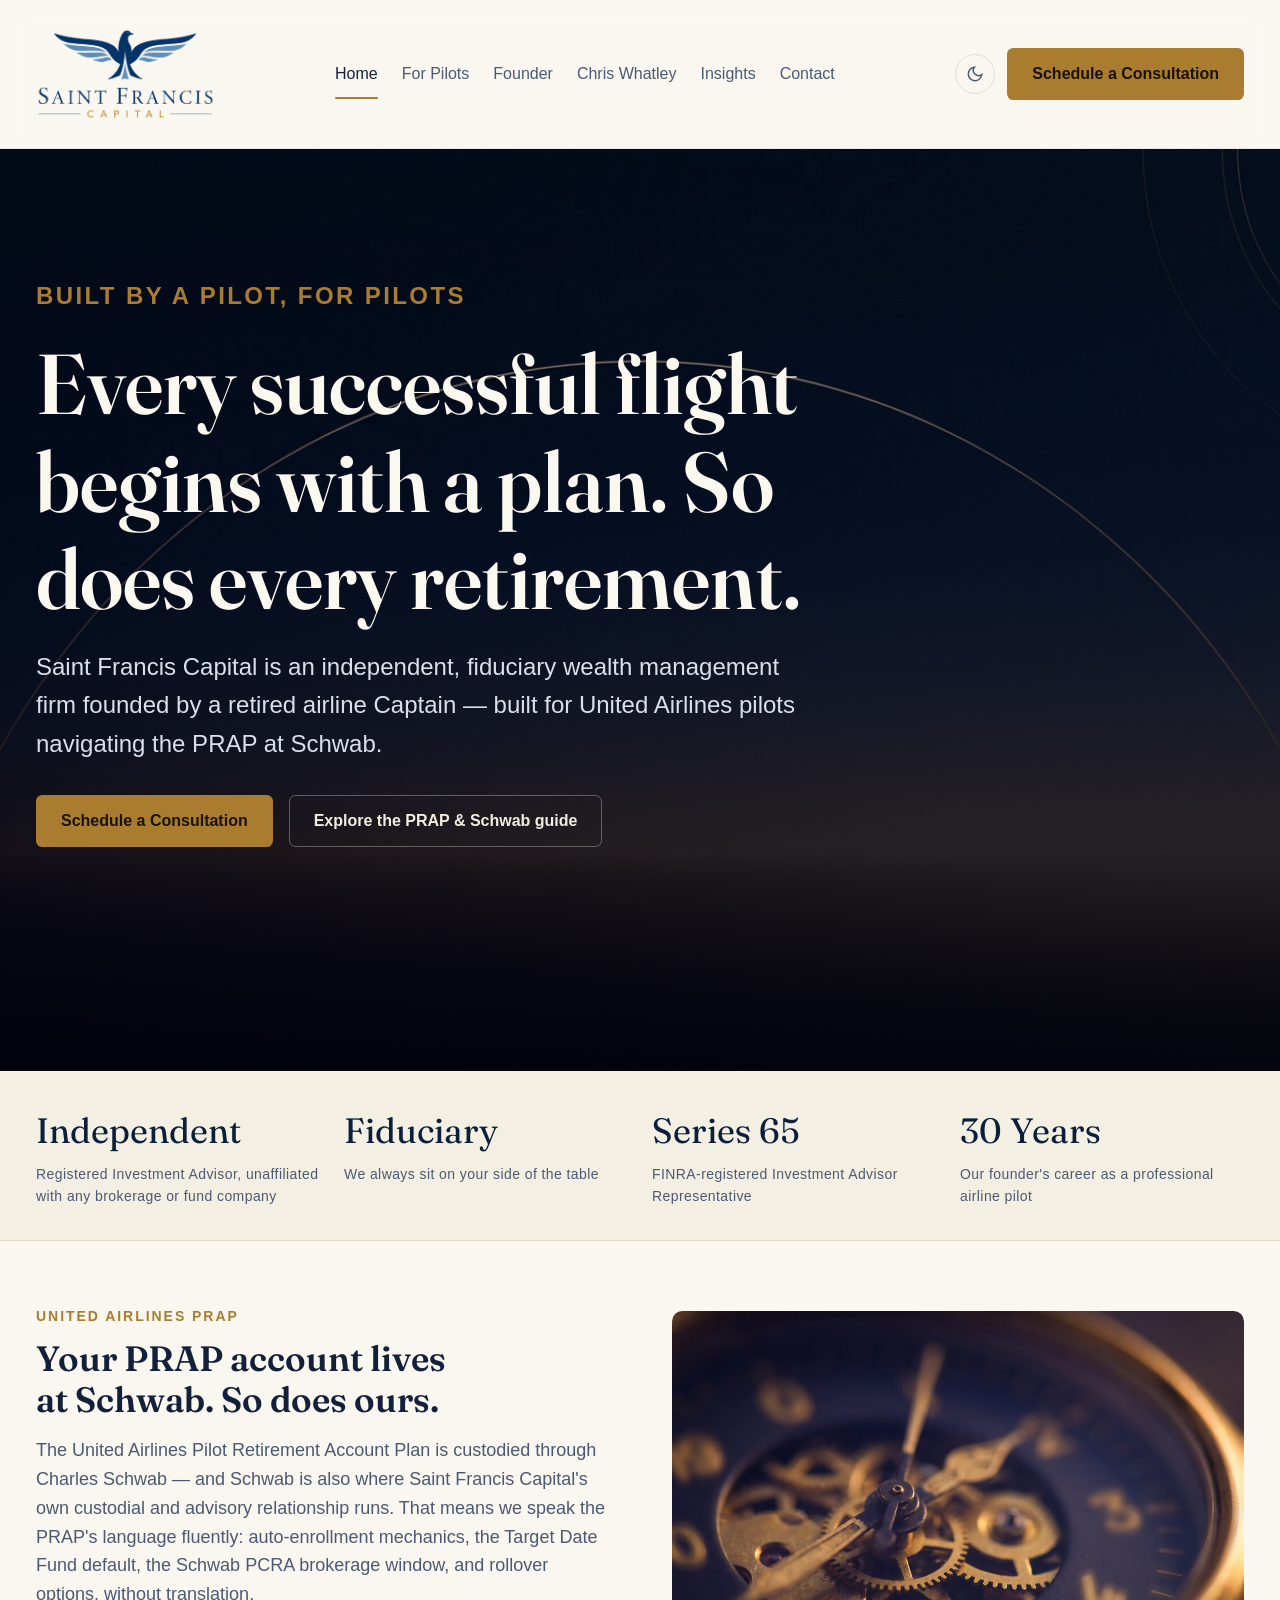
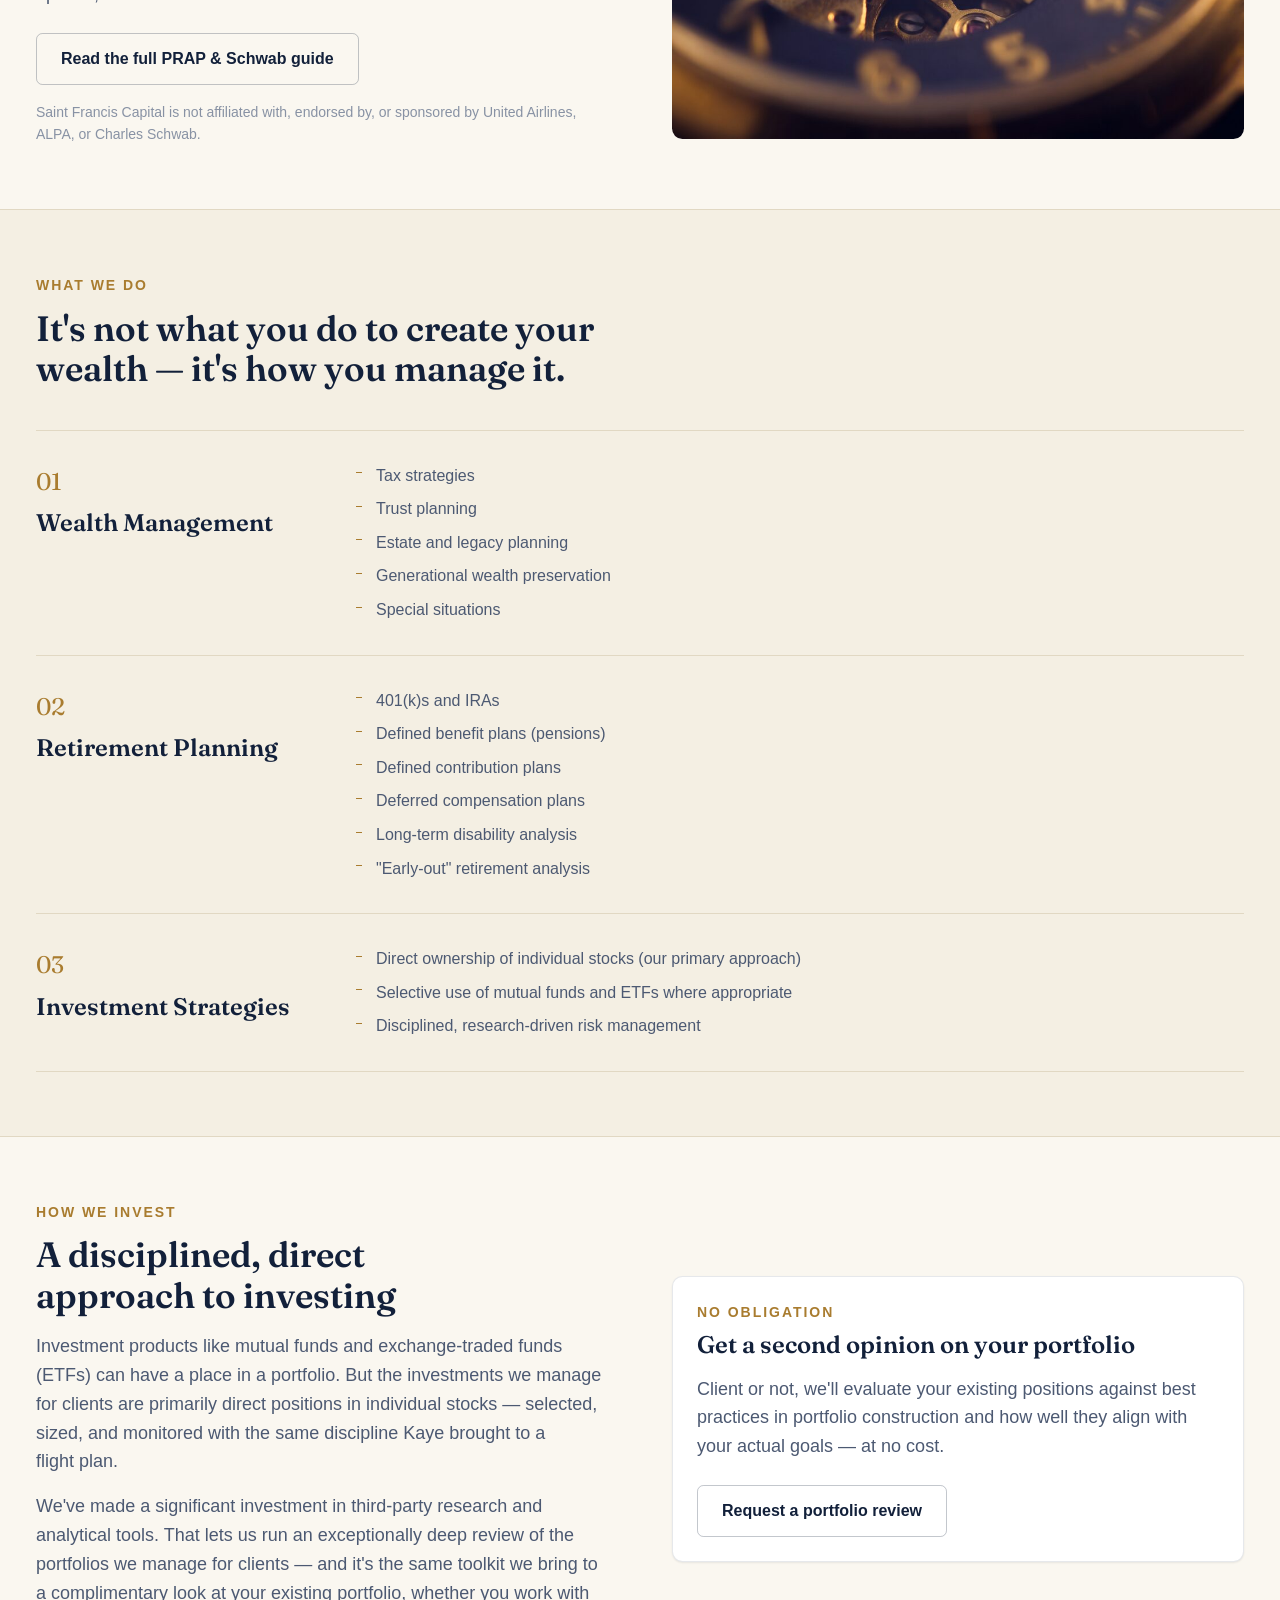
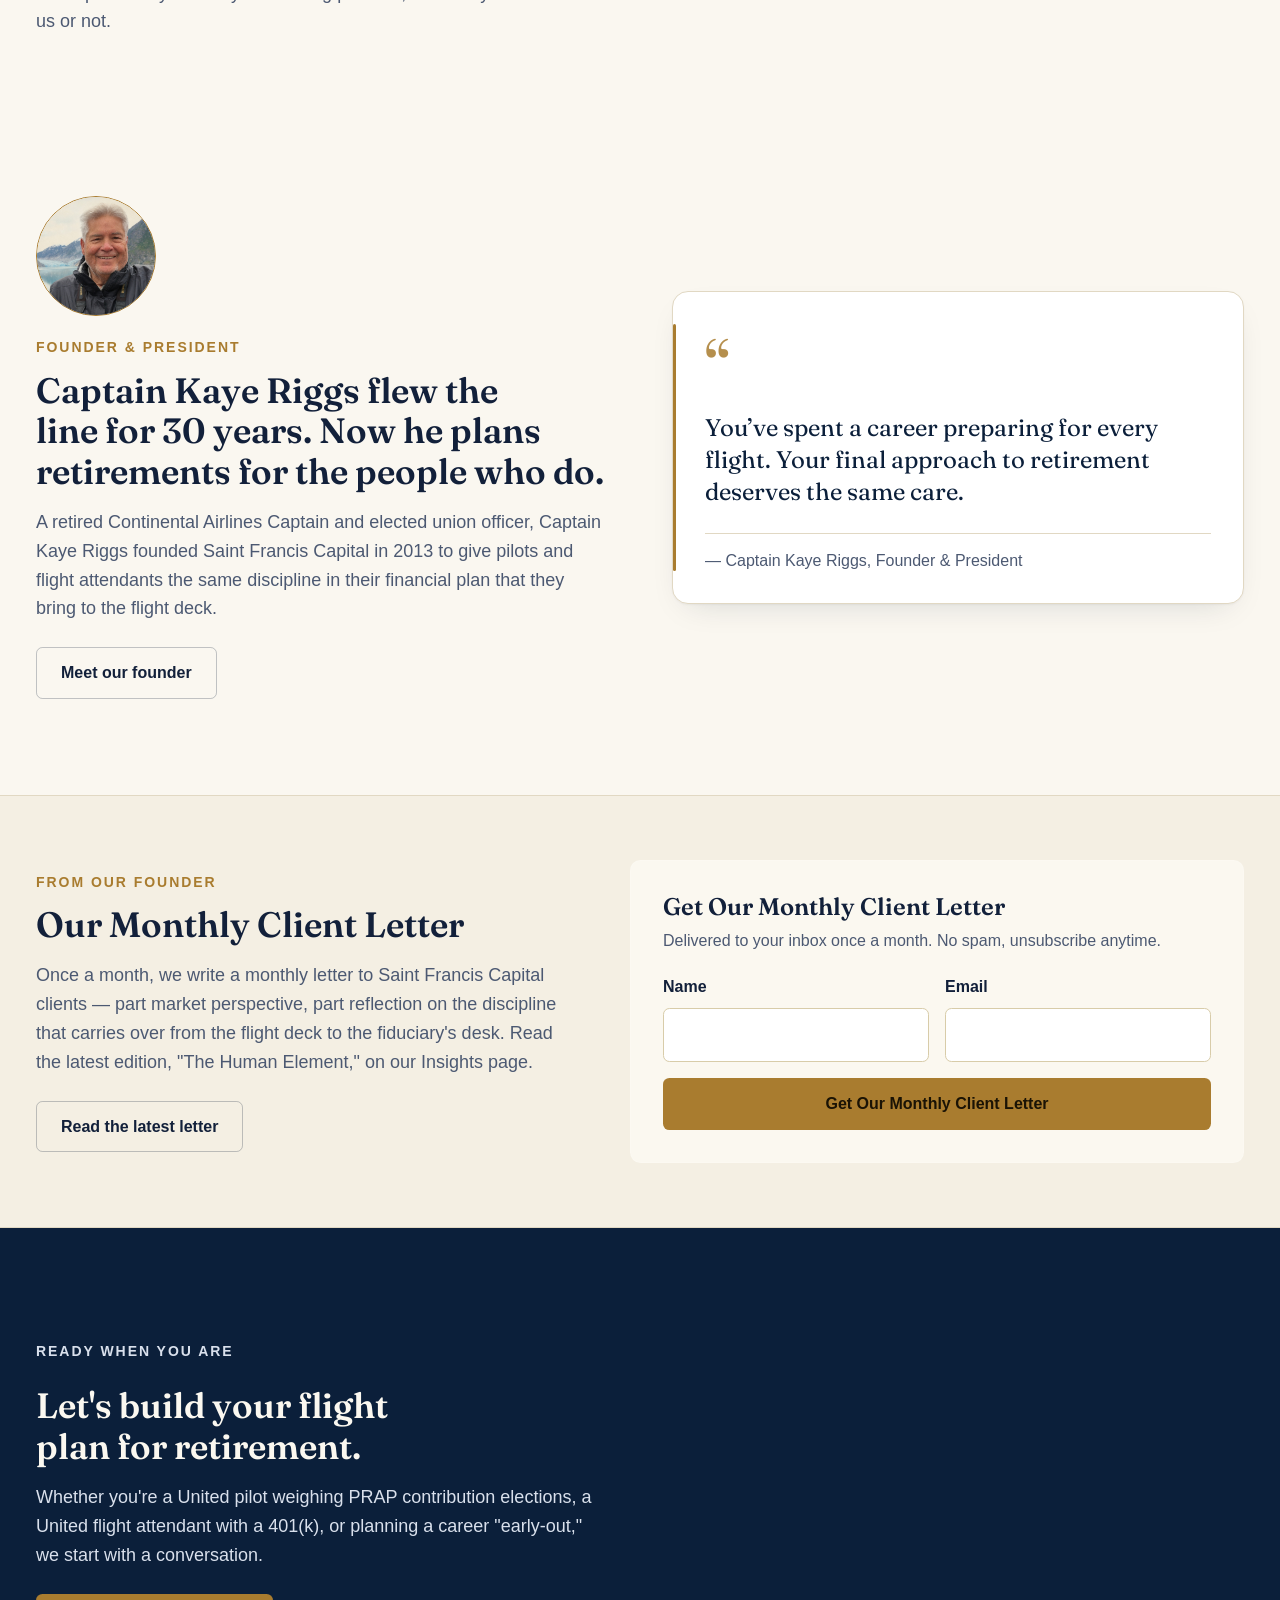
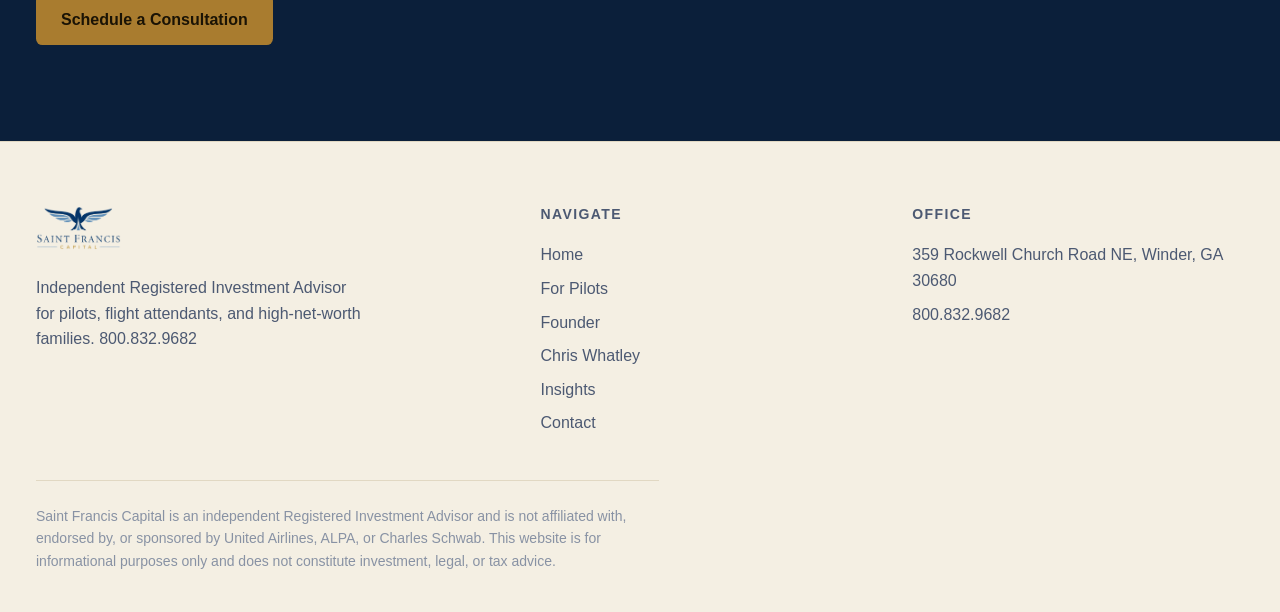
<file: index.html>
<!DOCTYPE html>
<html lang="en">
<head>
<meta charset="UTF-8">
<meta name="viewport" content="width=device-width, initial-scale=1.0">
<title>Saint Francis Capital — Wealth Management Built by a Pilot, for Pilots</title>
<meta name="description" content="Independent RIA wealth management for United Airlines pilots and flight attendants. Founded by a retired airline Captain. Fiduciary, fee-based, and fluent in the PRAP at Schwab.">
<meta property="og:title" content="Saint Francis Capital — Wealth Management">
<meta property="og:description" content="Independent fiduciary wealth management built by a retired airline Captain, for pilots and flight attendants.">
<meta property="og:type" content="website">
<link rel="icon" type="image/svg+xml" href="./assets/favicon.svg">
<link rel="preconnect" href="https://fonts.googleapis.com">
<link rel="preconnect" href="https://fonts.gstatic.com" crossorigin>
<link href="https://fonts.googleapis.com/css2?family=Fraunces:opsz,wght@9..144,400;9..144,500;9..144,600;9..144,700&display=swap" rel="stylesheet">
<link href="https://api.fontshare.com/v2/css?f[]=general-sans@400,500,600,700&display=swap" rel="stylesheet">
<link rel="stylesheet" href="./base.css">
<link rel="stylesheet" href="./style.css">
</head>
<body>
<a href="#main" class="skip-link">Skip to content</a>

<header class="site-header">
  <div class="nav-wrap">
    <a href="./index.html" class="brand" aria-label="Saint Francis Capital — Home">
      <span class="logo-swap"><img src="./assets/logo-mark-dark.png" alt="Saint Francis Capital" class="brand-logo logo-dark"><img src="./assets/logo-mark-light.png" alt="Saint Francis Capital" class="brand-logo logo-light"></span>
    </a>
    <nav class="main-nav" aria-label="Primary">
      <a href="./index.html" aria-current="page">Home</a>
      <a href="./pages/for-pilots.html">For Pilots</a>
      <a href="./pages/about.html">Founder</a>
      <a href="./pages/chris-whatley.html">Chris Whatley</a>
      <a href="./pages/insights.html">Insights</a>
      <a href="./pages/contact.html">Contact</a>
    </nav>
    <div class="nav-actions">
      <button class="theme-toggle" data-theme-toggle type="button" aria-label="Toggle dark mode"></button>
      <a href="./pages/contact.html" class="btn btn-primary nav-cta">Schedule a Consultation</a>
      <button class="hamburger" data-hamburger type="button" aria-label="Open menu" aria-expanded="false">
        <svg viewBox="0 0 24 24" fill="none" stroke="currentColor" stroke-width="2"><path d="M3 6h18M3 12h18M3 18h18"/></svg>
      </button>
    </div>
  </div>
</header>
<div class="mobile-menu" data-mobile-menu>
    <a href="./index.html">Home</a>
    <a href="./pages/for-pilots.html">For Pilots</a>
    <a href="./pages/about.html">Founder</a>
      <a href="./pages/chris-whatley.html">Chris Whatley</a>
    <a href="./pages/insights.html">Insights</a>
    <a href="./pages/contact.html">Contact</a>
    <a href="./pages/contact.html" class="btn btn-primary nav-cta">Schedule a Consultation</a>
  </div>


<main id="main">

  <!-- HERO -->
  <section class="hero">
    <div class="hero-media">
      <img src="./assets/hero-horizon.jpg" alt="" loading="eager" decoding="async" width="1600" height="900">
    </div>
    <div class="hero-content">
      <p class="eyebrow hero-eyebrow">Built by a pilot, for pilots</p>
      <h1>Every successful flight begins with a plan. So does every retirement.</h1>
      <p class="hero-lede">Saint Francis Capital is an independent, fiduciary wealth management firm founded by a retired airline Captain — built for United Airlines pilots navigating the PRAP at Schwab.</p>
      <div class="hero-actions">
        <a href="./pages/contact.html" class="btn btn-primary">Schedule a Consultation</a>
        <a href="./pages/for-pilots.html" class="btn btn-outline" style="color:#f3ede0;border-color:oklch(1 0 0 / 0.3);">Explore the PRAP & Schwab guide</a>
      </div>
    </div>
  </section>

  <!-- TRUST BAR -->
  <section class="trust-bar section-tight">
    <div class="container-wide">
      <div class="trust-grid">
        <div class="trust-item reveal">
          <span class="num">Independent</span>
          <span class="label">Registered Investment Advisor, unaffiliated with any brokerage or fund company</span>
        </div>
        <div class="trust-item reveal">
          <span class="num">Fiduciary</span>
          <span class="label">We always sit on your side of the table</span>
        </div>
        <div class="trust-item reveal">
          <span class="num">Series 65</span>
          <span class="label">FINRA-registered Investment Advisor Representative</span>
        </div>
        <div class="trust-item reveal">
          <span class="num">30 Years</span>
          <span class="label">Our founder's career as a professional airline pilot</span>
        </div>
      </div>
    </div>
  </section>

  <!-- PRAP CALLOUT -->
  <section class="section-tight">
    <div class="container-wide split">
      <div class="reveal">
        <p class="eyebrow">United Airlines PRAP</p>
        <h2 style="font-size:var(--text-xl); margin-top:var(--space-3);">Your PRAP account lives at Schwab. So does ours.</h2>
        <p class="mt-4 text-muted">The United Airlines Pilot Retirement Account Plan is custodied through Charles Schwab — and Schwab is also where Saint Francis Capital's own custodial and advisory relationship runs. That means we speak the PRAP's language fluently: auto-enrollment mechanics, the Target Date Fund default, the Schwab PCRA brokerage window, and rollover options, without translation.</p>
        <a href="./pages/for-pilots.html" class="btn btn-outline mt-6">Read the full PRAP & Schwab guide</a>
        <p class="mt-4" style="font-size:var(--text-xs); color:var(--color-text-faint);">Saint Francis Capital is not affiliated with, endorsed by, or sponsored by United Airlines, ALPA, or Charles Schwab.</p>
      </div>
      <div class="reveal">
        <img src="./assets/instrument-dial.jpg" alt="Close-up of a brass aircraft instrument dial, evoking precision and careful attention to detail" loading="lazy" decoding="async" width="1000" height="750" style="border-radius:var(--radius-lg);">
      </div>
    </div>
  </section>

  <!-- SERVICES OVERVIEW -->
  <section class="section-tight" style="background:var(--color-surface-2); border-top:1px solid var(--color-divider); border-bottom:1px solid var(--color-divider);">
    <div class="container-wide">
      <div class="section-head wide reveal">
        <p class="eyebrow">What we do</p>
        <h2>It's not what you do to create your wealth — it's how you manage it.</h2>
      </div>

      <div class="service-row reveal">
        <div>
          <span class="num">01</span>
          <h3>Wealth Management</h3>
        </div>
        <ul role="list">
          <li>Tax strategies</li>
          <li>Trust planning</li>
          <li>Estate and legacy planning</li>
          <li>Generational wealth preservation</li>
          <li>Special situations</li>
        </ul>
      </div>

      <div class="service-row reveal">
        <div>
          <span class="num">02</span>
          <h3>Retirement Planning</h3>
        </div>
        <ul role="list">
          <li>401(k)s and IRAs</li>
          <li>Defined benefit plans (pensions)</li>
          <li>Defined contribution plans</li>
          <li>Deferred compensation plans</li>
          <li>Long-term disability analysis</li>
          <li>"Early-out" retirement analysis</li>
        </ul>
      </div>

      <div class="service-row reveal">
        <div>
          <span class="num">03</span>
          <h3>Investment Strategies</h3>
        </div>
        <ul role="list">
          <li>Direct ownership of individual stocks (our primary approach)</li>
          <li>Selective use of mutual funds and ETFs where appropriate</li>
          <li>Disciplined, research-driven risk management</li>
        </ul>
      </div>
    </div>
  </section>

  <!-- INVESTMENT APPROACH -->
  <section class="section-tight">
    <div class="container-wide split">
      <div class="reveal">
        <p class="eyebrow">How we invest</p>
        <h2 style="font-size:var(--text-xl); margin-top:var(--space-3);">A disciplined, direct approach to investing</h2>
        <p class="mt-4 text-muted">Investment products like mutual funds and exchange-traded funds (ETFs) can have a place in a portfolio. But the investments we manage for clients are primarily direct positions in individual stocks — selected, sized, and monitored with the same discipline Kaye brought to a flight plan.</p>
        <p class="mt-4 text-muted">We've made a significant investment in third-party research and analytical tools. That lets us run an exceptionally deep review of the portfolios we manage for clients — and it's the same toolkit we bring to a complimentary look at your existing portfolio, whether you work with us or not.</p>
      </div>
      <div class="card reveal">
        <p class="eyebrow" style="color:var(--color-gold);">No obligation</p>
        <h3 style="font-family:var(--font-display); font-size:var(--text-lg); margin-block:var(--space-2) var(--space-4); color:var(--color-text);">Get a second opinion on your portfolio</h3>
        <p class="text-muted">Client or not, we'll evaluate your existing positions against best practices in portfolio construction and how well they align with your actual goals — at no cost.</p>
        <a href="./pages/contact.html" class="btn btn-outline mt-6">Request a portfolio review</a>
      </div>
    </div>
  </section>

  <!-- FOUNDER TEASER -->
  <section>
    <div class="container-wide founder-teaser">
      <div class="reveal">
        <img class="monogram-photo" src="./assets/kaye-founder.jpg" alt="Captain Kaye Riggs, Founder &amp; President of Saint Francis Capital, in Alaska" width="96" height="96">
        <p class="eyebrow">Founder &amp; President</p>
        <h2 style="font-size:var(--text-xl); margin-top:var(--space-3);">Captain Kaye Riggs flew the line for 30 years. Now he plans retirements for the people who do.</h2>
        <p class="mt-4 text-muted">A retired Continental Airlines Captain and elected union officer, Captain Kaye Riggs founded Saint Francis Capital in 2013 to give pilots and flight attendants the same discipline in their financial plan that they bring to the flight deck.</p>
        <a href="./pages/about.html" class="btn btn-outline mt-6">Meet our founder</a>
      </div>
      <div class="reveal">
        <blockquote class="pull-quote pull-quote-card">
          <span class="quote-mark" aria-hidden="true">&#8220;</span>
          <p>You’ve spent a career preparing for every flight. Your final approach to retirement deserves the same care.</p>
          <cite>— Captain Kaye Riggs, Founder &amp; President</cite>
        </blockquote>
      </div>
    </div>
  </section>

  <!-- MONTHLY LETTER TEASER -->
  <section class="section-tight" style="background:var(--color-surface-2); border-top:1px solid var(--color-divider); border-bottom:1px solid var(--color-divider);">
    <div class="container-wide split">
      <div class="reveal">
        <p class="eyebrow">From our founder</p>
        <h2 style="font-size:var(--text-xl); margin-top:var(--space-3);">Our Monthly Client Letter</h2>
        <p class="mt-4 text-muted">Once a month, we write a monthly letter to Saint Francis Capital clients — part market perspective, part reflection on the discipline that carries over from the flight deck to the fiduciary's desk. Read the latest edition, "The Human Element," on our Insights page.</p>
        <a href="./pages/insights.html" class="btn btn-outline mt-6">Read the latest letter</a>
      </div>
      <div class="reveal">
        <!-- Static UI only — no backend wired yet. Requires email service integration before this can go live. -->
        <form class="letter-signup" data-newsletter-form aria-label="Subscribe to Our Monthly Client Letter">
          <h3>Get Our Monthly Client Letter</h3>
          <p>Delivered to your inbox once a month. No spam, unsubscribe anytime.</p>
          <div class="form-row two">
            <div class="form-field">
              <label for="home-letter-name">Name</label>
              <input type="text" id="home-letter-name" name="name" autocomplete="name" required>
            </div>
            <div class="form-field">
              <label for="home-letter-email">Email</label>
              <input type="email" id="home-letter-email" name="email" autocomplete="email" required>
            </div>
          </div>
          <button type="submit" class="btn btn-primary">Get Our Monthly Client Letter</button>
          <p class="letter-signup-note" data-form-status hidden></p>
        </form>
      </div>
    </div>
  </section>

  <!-- CTA BAND -->
  <section class="cta-band">
    <div class="container-wide">
      <p class="eyebrow reveal">Ready when you are</p>
      <h2 class="reveal">Let's build your flight plan for retirement.</h2>
      <p class="reveal">Whether you're a United pilot weighing PRAP contribution elections, a United flight attendant with a 401(k), or planning a career "early-out," we start with a conversation.</p>
      <a href="./pages/contact.html" class="btn btn-primary reveal">Schedule a Consultation</a>
    </div>
  </section>

</main>

<footer class="site-footer">
  <div class="container-wide">
    <div class="footer-grid">
      <div class="footer-brand">
        <span class="logo-swap"><img src="./assets/logo-mark-dark.png" alt="Saint Francis Capital" class="brand-logo logo-dark"><img src="./assets/logo-mark-light.png" alt="Saint Francis Capital" class="brand-logo logo-light"></span>
        <p>Independent Registered Investment Advisor for pilots, flight attendants, and high-net-worth families. 800.832.9682</p>
      </div>
      <div>
        <h4>Navigate</h4>
        <a href="./index.html">Home</a>
        <a href="./pages/for-pilots.html">For Pilots</a>
        <a href="./pages/about.html">Founder</a>
      <a href="./pages/chris-whatley.html">Chris Whatley</a>
        <a href="./pages/insights.html">Insights</a>
        <a href="./pages/contact.html">Contact</a>
      </div>
      <div>
        <h4>Office</h4>
        <a href="./pages/contact.html">359 Rockwell Church Road NE, Winder, GA 30680</a>
        <a href="tel:8008329682">800.832.9682</a>
      </div>
    </div>
    <p class="footer-disclosure">Saint Francis Capital is an independent Registered Investment Advisor and is not affiliated with, endorsed by, or sponsored by United Airlines, ALPA, or Charles Schwab. This website is for informational purposes only and does not constitute investment, legal, or tax advice.</p>
  </div>
</footer>

<script src="./app.js" defer></script>
</body>
</html>
</file>
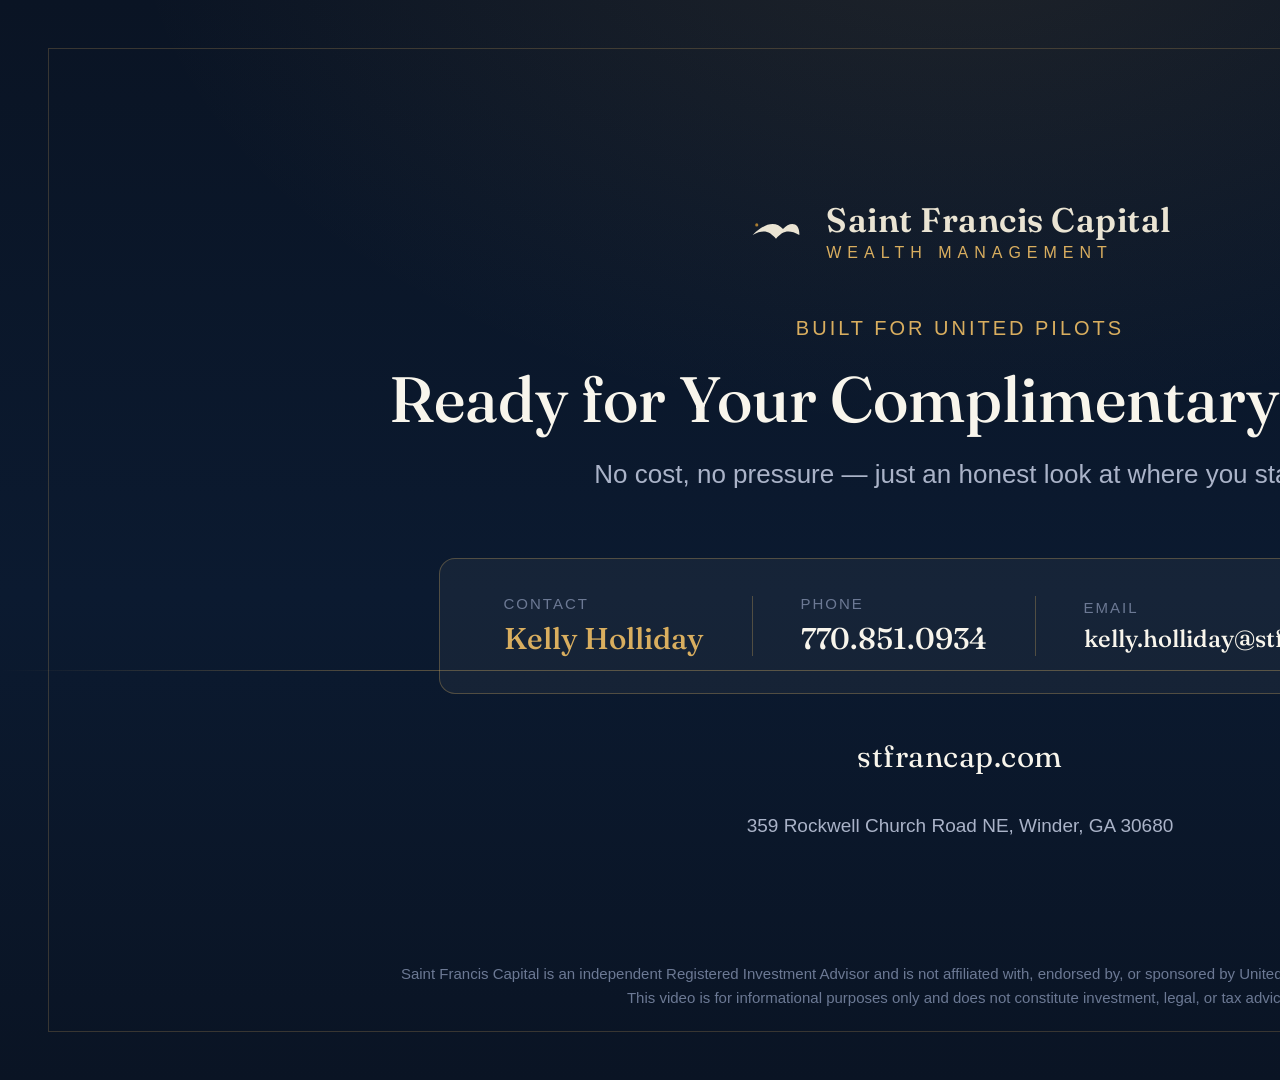
<file: endcard/endcard.html>
<!DOCTYPE html>
<html lang="en">
<head>
<meta charset="UTF-8">
<title>Saint Francis Capital — Video End Card</title>
<link rel="preconnect" href="https://fonts.googleapis.com">
<link rel="preconnect" href="https://fonts.gstatic.com" crossorigin>
<link href="https://fonts.googleapis.com/css2?family=Fraunces:opsz,wght@9..144,400;9..144,500;9..144,600&display=swap" rel="stylesheet">
<link href="https://api.fontshare.com/v2/css?f[]=general-sans@400,500,600&display=swap" rel="stylesheet">
<style>
  * { margin: 0; padding: 0; box-sizing: border-box; }
  html, body {
    width: 1920px;
    height: 1080px;
    background: #0a1424;
    font-family: 'General Sans', 'Helvetica Neue', Arial, sans-serif;
    overflow: hidden;
    position: relative;
  }

  /* subtle radial glow + horizon band, echoing site's aviation motif */
  .bg-glow {
    position: absolute;
    inset: 0;
    background:
      radial-gradient(ellipse 1400px 900px at 50% -10%, rgba(217,174,95,0.10), transparent 60%),
      linear-gradient(180deg, #0a1424 0%, #0b1a30 55%, #0a1424 100%);
  }

  .horizon-line {
    position: absolute;
    left: 0; right: 0;
    top: 62%;
    height: 1px;
    background: linear-gradient(90deg, transparent, rgba(217,174,95,0.35) 20%, rgba(217,174,95,0.35) 80%, transparent);
  }

  .frame-border {
    position: absolute;
    inset: 48px;
    border: 1px solid rgba(217,174,95,0.22);
  }

  .content {
    position: relative;
    z-index: 2;
    width: 100%;
    height: 100%;
    display: flex;
    flex-direction: column;
    align-items: center;
    justify-content: center;
    text-align: center;
    padding: 0 160px;
  }

  .logo-row {
    display: flex;
    align-items: center;
    gap: 22px;
    margin-bottom: 56px;
  }
  .logo-row svg.mark { width: 56px; height: 56px; color: #eae4d3; flex-shrink: 0; }
  .logo-row .wordmark {
    display: flex;
    flex-direction: column;
    align-items: flex-start;
    line-height: 1;
  }
  .logo-row .wordmark .line1 {
    font-family: 'Fraunces', Georgia, serif;
    font-size: 34px;
    font-weight: 600;
    letter-spacing: 0.5px;
    color: #eae4d3;
  }
  .logo-row .wordmark .line2 {
    font-family: 'General Sans', sans-serif;
    font-size: 16px;
    letter-spacing: 6px;
    color: #d9ae5f;
    margin-top: 8px;
  }

  .eyebrow {
    font-family: 'General Sans', sans-serif;
    font-size: 20px;
    letter-spacing: 3px;
    text-transform: uppercase;
    color: #d9ae5f;
    margin-bottom: 22px;
  }

  h1 {
    font-family: 'Fraunces', Georgia, serif;
    font-weight: 500;
    font-size: 64px;
    line-height: 1.15;
    color: #f8f5ec;
    max-width: 1300px;
    margin-bottom: 20px;
  }

  .subhead {
    font-size: 26px;
    color: #aab3c8;
    max-width: 1100px;
    margin-bottom: 64px;
    line-height: 1.5;
  }

  .contact-card {
    display: flex;
    align-items: center;
    gap: 48px;
    background: rgba(234,228,211,0.05);
    border: 1px solid rgba(217,174,95,0.3);
    border-radius: 16px;
    padding: 36px 64px;
    margin-bottom: 44px;
  }
  .contact-divider {
    width: 1px;
    height: 60px;
    background: rgba(217,174,95,0.3);
  }
  .contact-item { text-align: left; }
  .contact-item .label {
    font-size: 15px;
    letter-spacing: 2px;
    text-transform: uppercase;
    color: #6c7994;
    margin-bottom: 8px;
  }
  .contact-item .value {
    font-family: 'Fraunces', Georgia, serif;
    font-size: 30px;
    color: #f8f5ec;
    font-weight: 500;
  }
  .contact-item.name .value { color: #d9ae5f; }

  .site-url {
    font-family: 'Fraunces', Georgia, serif;
    font-size: 30px;
    color: #f8f5ec;
    letter-spacing: 0.5px;
    margin-bottom: 40px;
  }

  .address-line {
    font-size: 19px;
    color: #aab3c8;
    margin-bottom: 40px;
  }

  .disclosure {
    position: absolute;
    left: 96px;
    right: 96px;
    bottom: 70px;
    text-align: center;
    font-size: 15px;
    line-height: 1.6;
    color: #6c7994;
    max-width: 1440px;
    margin: 0 auto;
  }
</style>
</head>
<body>
  <div class="bg-glow"></div>
  <div class="horizon-line"></div>
  <div class="frame-border"></div>

  <div class="content">
    <div class="logo-row">
      <svg class="mark" viewBox="0 0 48 48" fill="none" role="img" aria-label="Saint Francis Capital mark">
        <path d="M4 26.5 C 15.5 15, 24.5 15, 30 21.5 C 35.5 15, 44.5 15, 44 26.5
                 C 35 21.4, 29.6 22.9, 24 29.7 C 18.4 22.9, 13 21.4, 4 26.5 Z" fill="currentColor"/>
        <circle cx="7.5" cy="17.9" r="1.35" fill="#a97c2f"/>
      </svg>
      <div class="wordmark">
        <span class="line1">Saint Francis Capital</span>
        <span class="line2">WEALTH&nbsp;MANAGEMENT</span>
      </div>
    </div>

    <p class="eyebrow">Built for United Pilots</p>
    <h1>Ready for Your Complimentary&nbsp;Review?</h1>
    <p class="subhead">No cost, no pressure — just an honest look at where you stand.</p>

    <div class="contact-card">
      <div class="contact-item name">
        <div class="label">Contact</div>
        <div class="value">Kelly Holliday</div>
      </div>
      <div class="contact-divider"></div>
      <div class="contact-item">
        <div class="label">Phone</div>
        <div class="value">770.851.0934</div>
      </div>
      <div class="contact-divider"></div>
      <div class="contact-item">
        <div class="label">Email</div>
        <div class="value" style="font-size:24px;">kelly.holliday@stfrancap.com</div>
      </div>
    </div>

    <div class="site-url">stfrancap.com</div>
    <div class="address-line">359 Rockwell Church Road NE, Winder, GA 30680</div>
  </div>

  <p class="disclosure">Saint Francis Capital is an independent Registered Investment Advisor and is not affiliated with, endorsed by, or sponsored by United Airlines, ALPA, or Charles Schwab.<br>This video is for informational purposes only and does not constitute investment, legal, or tax advice.</p>
</body>
</html>
</file>
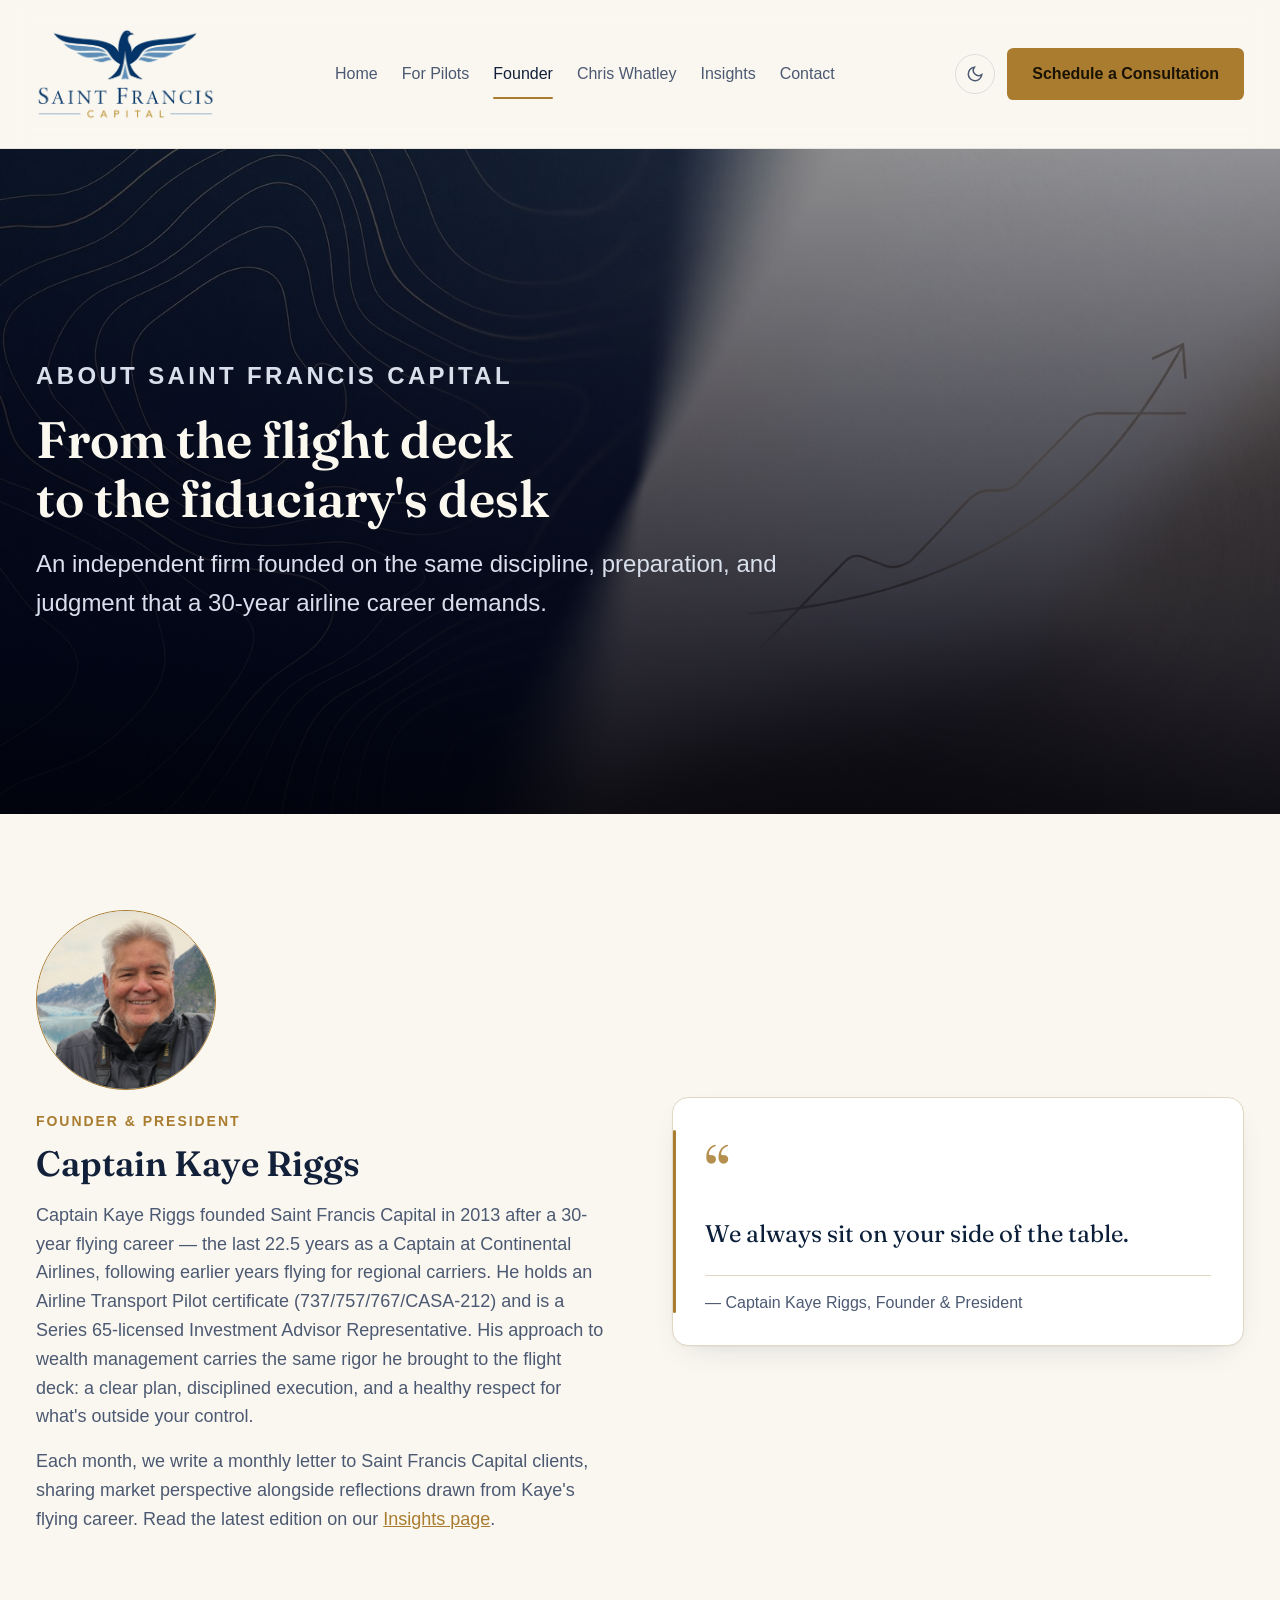
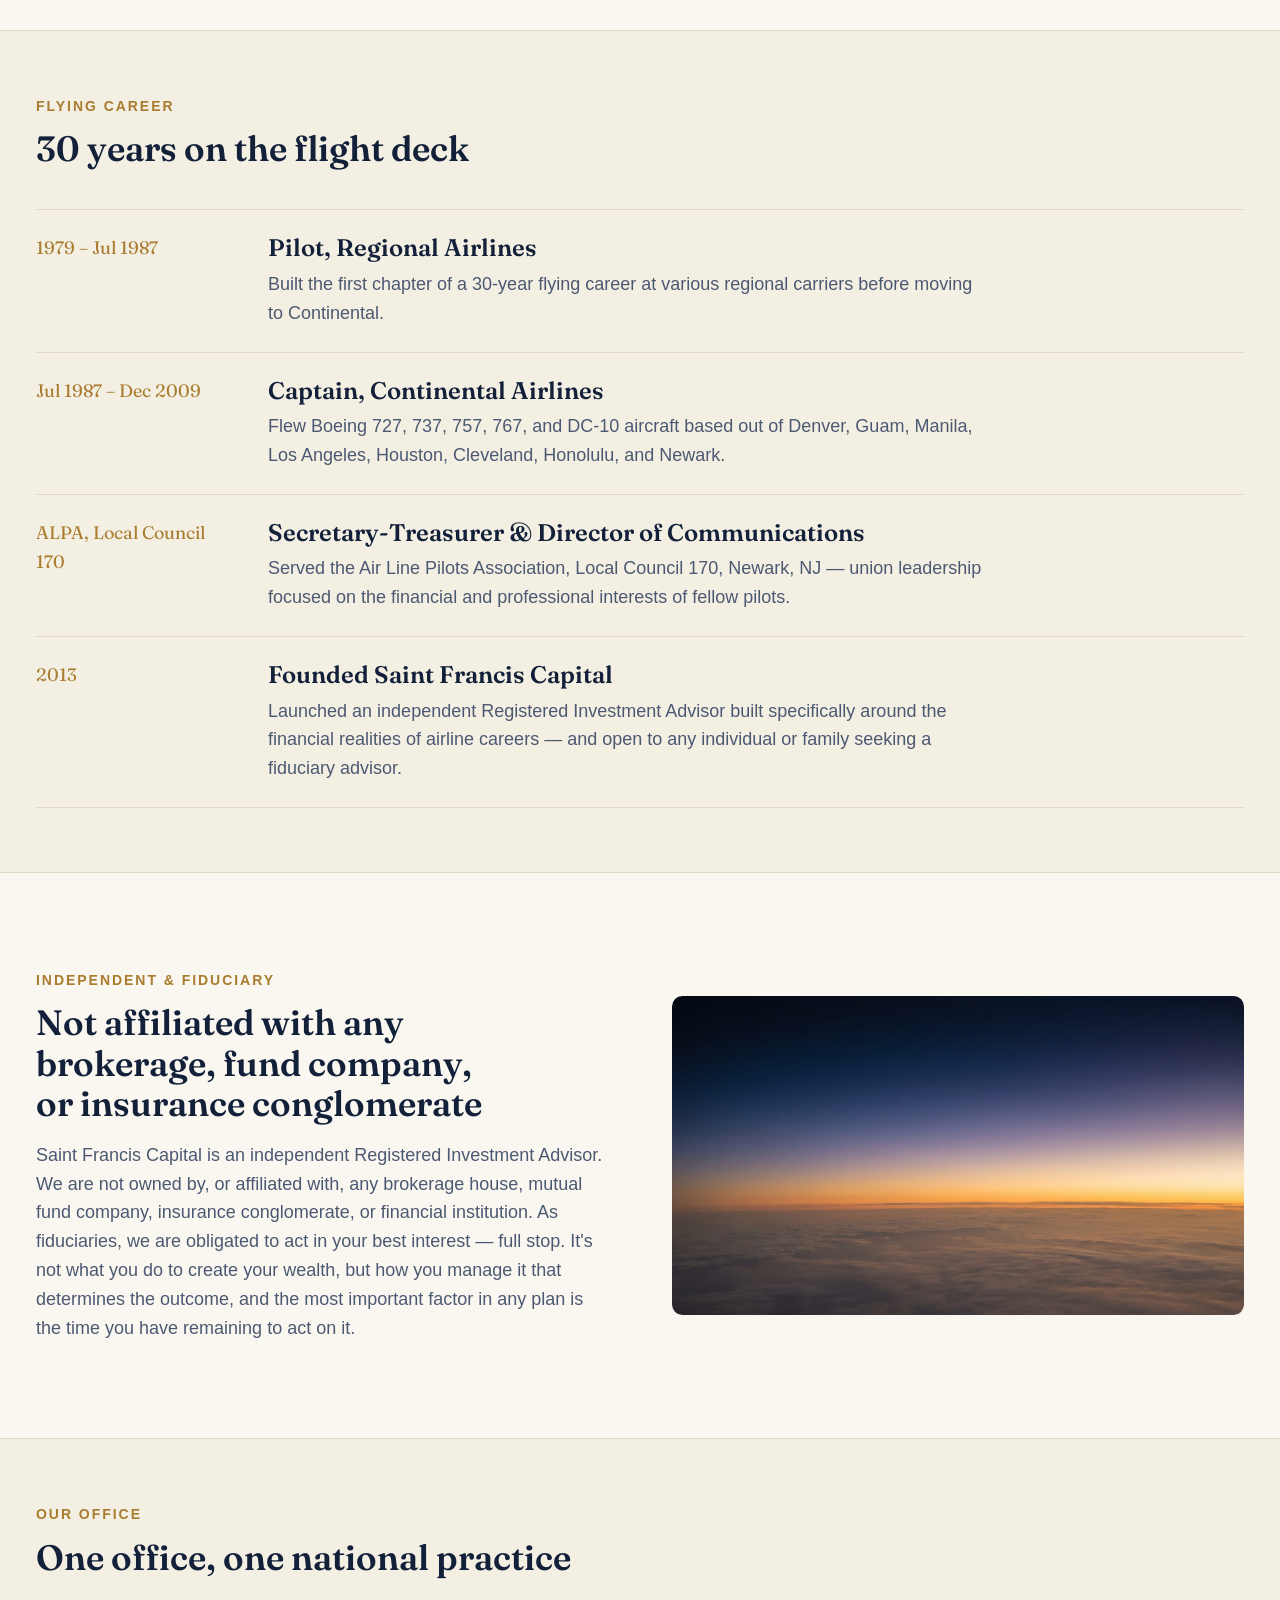
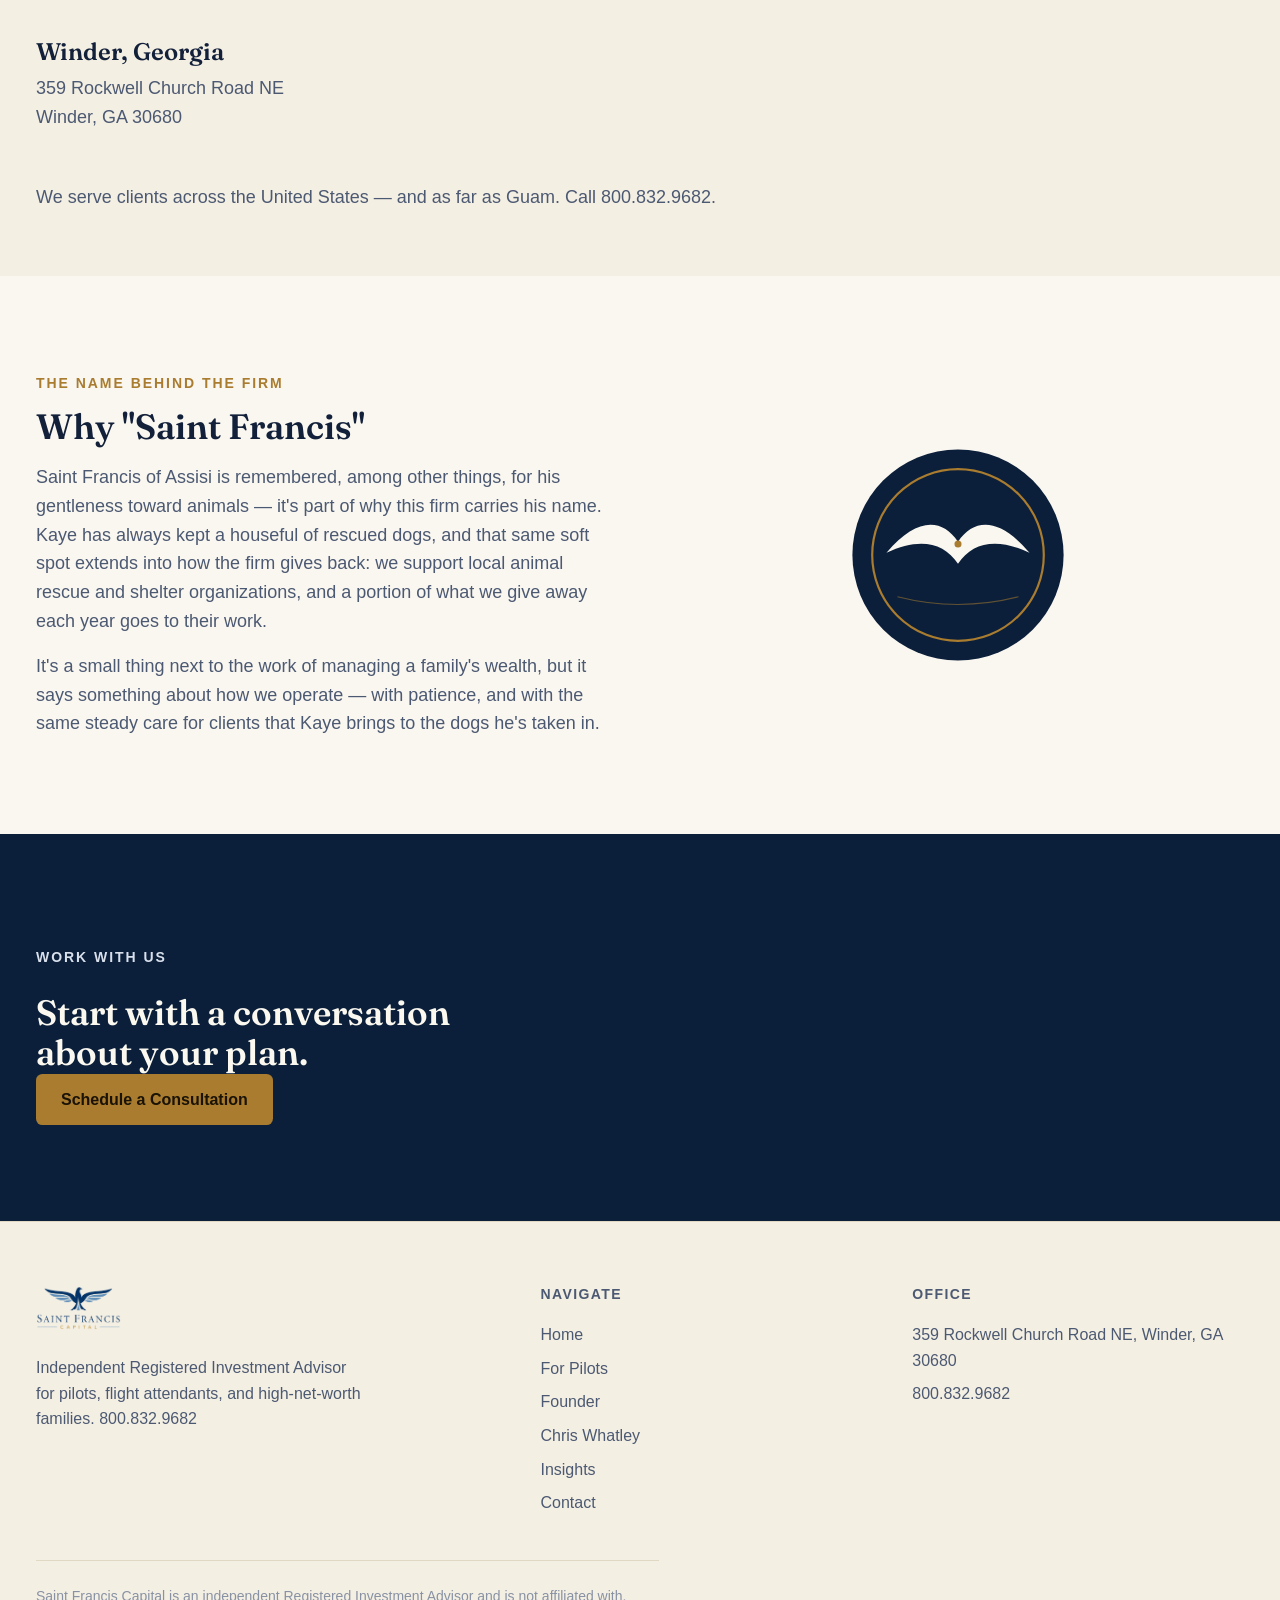
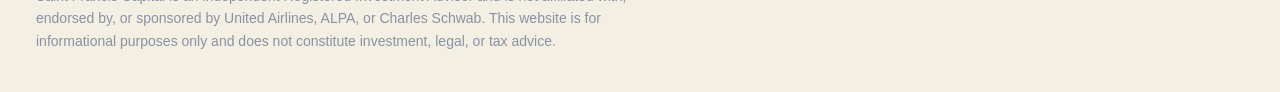
<file: pages/about.html>
<!DOCTYPE html>
<html lang="en">
<head>
<meta charset="UTF-8">
<meta name="viewport" content="width=device-width, initial-scale=1.0">
<title>About &amp; Founder — Captain Kaye Riggs | Saint Francis Capital</title>
<meta name="description" content="Captain Kaye Riggs spent 30 years as a professional pilot, including 22.5 years as a Captain flying Boeing 737, 757, and 767 aircraft for Continental Airlines, before founding Saint Francis Capital, an independent fiduciary wealth management firm, in 2013.">
<meta property="og:title" content="About & Founder — Captain Kaye Riggs | Saint Francis Capital">
<meta property="og:description" content="A retired airline Captain's path from the flight deck to independent fiduciary wealth management.">
<link rel="icon" type="image/svg+xml" href="../assets/favicon.svg">
<link rel="preconnect" href="https://fonts.googleapis.com">
<link rel="preconnect" href="https://fonts.gstatic.com" crossorigin>
<link href="https://fonts.googleapis.com/css2?family=Fraunces:opsz,wght@9..144,400;9..144,500;9..144,600;9..144,700&display=swap" rel="stylesheet">
<link href="https://api.fontshare.com/v2/css?f[]=general-sans@400,500,600,700&display=swap" rel="stylesheet">
<link rel="stylesheet" href="../base.css">
<link rel="stylesheet" href="../style.css">
</head>
<body>
<a href="#main" class="skip-link">Skip to content</a>

<header class="site-header">
  <div class="nav-wrap">
    <a href="../index.html" class="brand" aria-label="Saint Francis Capital — Home">
<span class="logo-swap"><img src="../assets/logo-mark-dark.png" alt="Saint Francis Capital" class="brand-logo logo-dark"><img src="../assets/logo-mark-light.png" alt="Saint Francis Capital" class="brand-logo logo-light"></span>
    </a>
    <nav class="main-nav" aria-label="Primary">
      <a href="../index.html">Home</a>
      <a href="./for-pilots.html">For Pilots</a>
      <a href="./about.html" aria-current="page">Founder</a>
      <a href="./chris-whatley.html">Chris Whatley</a>
      <a href="./insights.html">Insights</a>
      <a href="./contact.html">Contact</a>
    </nav>
    <div class="nav-actions">
      <button class="theme-toggle" data-theme-toggle type="button" aria-label="Toggle dark mode"></button>
      <a href="./contact.html" class="btn btn-primary nav-cta">Schedule a Consultation</a>
      <button class="hamburger" data-hamburger type="button" aria-label="Open menu" aria-expanded="false">
        <svg viewBox="0 0 24 24" fill="none" stroke="currentColor" stroke-width="2"><path d="M3 6h18M3 12h18M3 18h18"/></svg>
      </button>
    </div>
  </div>
</header>
<div class="mobile-menu" data-mobile-menu>
    <a href="../index.html">Home</a>
    <a href="./for-pilots.html">For Pilots</a>
    <a href="./about.html">Founder</a>
    <a href="./chris-whatley.html">Chris Whatley</a>
    <a href="./insights.html">Insights</a>
    <a href="./contact.html">Contact</a>
    <a href="./contact.html" class="btn btn-primary nav-cta">Schedule a Consultation</a>
  </div>


<main id="main">

  <section class="page-hero">
    <div class="hero-media"><img src="../assets/hero-about.jpg" alt="" loading="eager" decoding="async" width="1600" height="900"></div>
    <div class="page-hero-content">
      <p class="eyebrow">About Saint Francis Capital</p>
      <h1>From the flight deck to the fiduciary's desk</h1>
      <p>An independent firm founded on the same discipline, preparation, and judgment that a 30-year airline career demands.</p>
    </div>
  </section>

  <!-- FOUNDER BIO -->
  <section>
    <div class="container-wide">
      <div class="split reveal">
        <div>
          <img class="monogram-photo lg" src="../assets/kaye-founder.jpg" alt="Captain Kaye Riggs, Founder &amp; President of Saint Francis Capital, in Alaska" width="144" height="144">
          <p class="eyebrow">Founder &amp; President</p>
          <h2 style="font-size:var(--text-xl); margin-top:var(--space-3);">Captain Kaye Riggs</h2>
          <p class="mt-4 text-muted">Captain Kaye Riggs founded Saint Francis Capital in 2013 after a 30-year flying career — the last 22.5 years as a Captain at Continental Airlines, following earlier years flying for regional carriers. He holds an Airline Transport Pilot certificate (737/757/767/CASA-212) and is a Series 65-licensed Investment Advisor Representative. His approach to wealth management carries the same rigor he brought to the flight deck: a clear plan, disciplined execution, and a healthy respect for what's outside your control.</p>
          <p class="mt-4 text-muted">Each month, we write a monthly letter to Saint Francis Capital clients, sharing market perspective alongside reflections drawn from Kaye's flying career. Read the latest edition on our <a href="./insights.html" style="color:var(--color-gold);">Insights page</a>.</p>
        </div>
        <div>
          <blockquote class="pull-quote pull-quote-card">
            <span class="quote-mark" aria-hidden="true">&#8220;</span>
            <p>We always sit on your side of the table.</p>
            <cite>— Captain Kaye Riggs, Founder &amp; President</cite>
          </blockquote>
        </div>
      </div>
    </div>
  </section>

  <!-- FLYING CAREER TIMELINE -->
  <section class="section-tight" style="background:var(--color-surface-2); border-top:1px solid var(--color-divider); border-bottom:1px solid var(--color-divider);">
    <div class="container-wide">
      <div class="section-head reveal">
        <p class="eyebrow">Flying career</p>
        <h2>30 years on the flight deck</h2>
      </div>
      <div class="timeline reveal">
        <div class="timeline-item">
          <span class="years">1979 – Jul 1987</span>
          <div>
            <h3>Pilot, Regional Airlines</h3>
            <p>Built the first chapter of a 30-year flying career at various regional carriers before moving to Continental.</p>
          </div>
        </div>
        <div class="timeline-item">
          <span class="years">Jul 1987 – Dec 2009</span>
          <div>
            <h3>Captain, Continental Airlines</h3>
            <p>Flew Boeing 727, 737, 757, 767, and DC-10 aircraft based out of Denver, Guam, Manila, Los Angeles, Houston, Cleveland, Honolulu, and Newark.</p>
          </div>
        </div>
        <div class="timeline-item">
          <span class="years">ALPA, Local Council 170</span>
          <div>
            <h3>Secretary-Treasurer &amp; Director of Communications</h3>
            <p>Served the Air Line Pilots Association, Local Council 170, Newark, NJ — union leadership focused on the financial and professional interests of fellow pilots.</p>
          </div>
        </div>
        <div class="timeline-item">
          <span class="years">2013</span>
          <div>
            <h3>Founded Saint Francis Capital</h3>
            <p>Launched an independent Registered Investment Advisor built specifically around the financial realities of airline careers — and open to any individual or family seeking a fiduciary advisor.</p>
          </div>
        </div>
      </div>
    </div>
  </section>

  <!-- FIDUCIARY PHILOSOPHY -->
  <section>
    <div class="container-wide split reverse">
      <div class="reveal">
        <img src="../assets/sky-band.jpg" alt="Gradient sky at high altitude transitioning from deep navy blue to warm amber near the horizon" loading="lazy" decoding="async" width="1600" height="900">
      </div>
      <div class="reveal">
        <p class="eyebrow">Independent &amp; fiduciary</p>
        <h2 style="font-size:var(--text-xl); margin-top:var(--space-3);">Not affiliated with any brokerage, fund company, or insurance conglomerate</h2>
        <p class="mt-4 text-muted">Saint Francis Capital is an independent Registered Investment Advisor. We are not owned by, or affiliated with, any brokerage house, mutual fund company, insurance conglomerate, or financial institution. As fiduciaries, we are obligated to act in your best interest — full stop. It's not what you do to create your wealth, but how you manage it that determines the outcome, and the most important factor in any plan is the time you have remaining to act on it.</p>
      </div>
    </div>
  </section>

  <!-- OFFICES -->
  <section class="section-tight" style="background:var(--color-surface-2); border-top:1px solid var(--color-divider);">
    <div class="container-wide">
      <div class="section-head reveal">
        <p class="eyebrow">Our office</p>
        <h2>One office, one national practice</h2>
      </div>
      <div class="contact-grid reveal">
        <div class="office-card" style="border-top:none;">
          <h3 style="font-size:var(--text-lg); color:var(--color-text);">Winder, Georgia</h3>
          <p style="font-size:var(--text-base);">359 Rockwell Church Road NE<br>Winder, GA 30680</p>
        </div>
      </div>
      <p class="mt-8 reveal text-muted">We serve clients across the United States — and as far as Guam. Call 800.832.9682.</p>
    </div>
  </section>

  <!-- WHY THE NAME -->
  <section>
    <div class="container-wide split">
      <div class="reveal">
        <p class="eyebrow">The name behind the firm</p>
        <h2 style="font-size:var(--text-xl); margin-top:var(--space-3);">Why "Saint Francis"</h2>
        <p class="mt-4 text-muted">Saint Francis of Assisi is remembered, among other things, for his gentleness toward animals — it's part of why this firm carries his name. Kaye has always kept a houseful of rescued dogs, and that same soft spot extends into how the firm gives back: we support local animal rescue and shelter organizations, and a portion of what we give away each year goes to their work.</p>
        <p class="mt-4 text-muted">It's a small thing next to the work of managing a family's wealth, but it says something about how we operate — with patience, and with the same steady care for clients that Kaye brings to the dogs he's taken in.</p>
      </div>
      <div class="reveal" aria-hidden="true" style="display:flex; align-items:center; justify-content:center;">
        <svg viewBox="0 0 200 200" width="220" height="220" role="img" aria-label="Saint Francis Capital wing badge">
          <circle cx="100" cy="100" r="96" fill="#0b1f3a"/>
          <circle cx="100" cy="100" r="78" fill="none" stroke="var(--color-gold)" stroke-width="2"/>
          <path d="M35,98 C 62,66 85,66 100,88 C 115,66 138,66 165,98 C 136,84 113,88 100,108 C 87,88 64,84 35,98 Z" fill="#faf7f0"/>
          <circle cx="100" cy="90" r="3.2" fill="var(--color-gold)"/>
          <path d="M45 138 Q100 152 155 138" fill="none" stroke="var(--color-gold)" stroke-width="1" opacity="0.55"/>
        </svg>
      </div>
    </div>
  </section>

  <section class="cta-band">
    <div class="container-wide">
      <p class="eyebrow reveal">Work with us</p>
      <h2 class="reveal">Start with a conversation about your plan.</h2>
      <a href="./contact.html" class="btn btn-primary reveal">Schedule a Consultation</a>
    </div>
  </section>

</main>

<footer class="site-footer">
  <div class="container-wide">
    <div class="footer-grid">
      <div class="footer-brand">
        <span class="logo-swap"><img src="../assets/logo-mark-dark.png" alt="Saint Francis Capital" class="brand-logo logo-dark"><img src="../assets/logo-mark-light.png" alt="Saint Francis Capital" class="brand-logo logo-light"></span>
        <p>Independent Registered Investment Advisor for pilots, flight attendants, and high-net-worth families. 800.832.9682</p>
      </div>
      <div>
        <h4>Navigate</h4>
        <a href="../index.html">Home</a>
        <a href="./for-pilots.html">For Pilots</a>
        <a href="./about.html">Founder</a>
    <a href="./chris-whatley.html">Chris Whatley</a>
        <a href="./insights.html">Insights</a>
        <a href="./contact.html">Contact</a>
      </div>
      <div>
        <h4>Office</h4>
        <a href="./contact.html">359 Rockwell Church Road NE, Winder, GA 30680</a>
        <a href="tel:8008329682">800.832.9682</a>
      </div>
    </div>
    <p class="footer-disclosure">Saint Francis Capital is an independent Registered Investment Advisor and is not affiliated with, endorsed by, or sponsored by United Airlines, ALPA, or Charles Schwab. This website is for informational purposes only and does not constitute investment, legal, or tax advice.</p>
  </div>
</footer>

<script src="../app.js" defer></script>
</body>
</html>
</file>
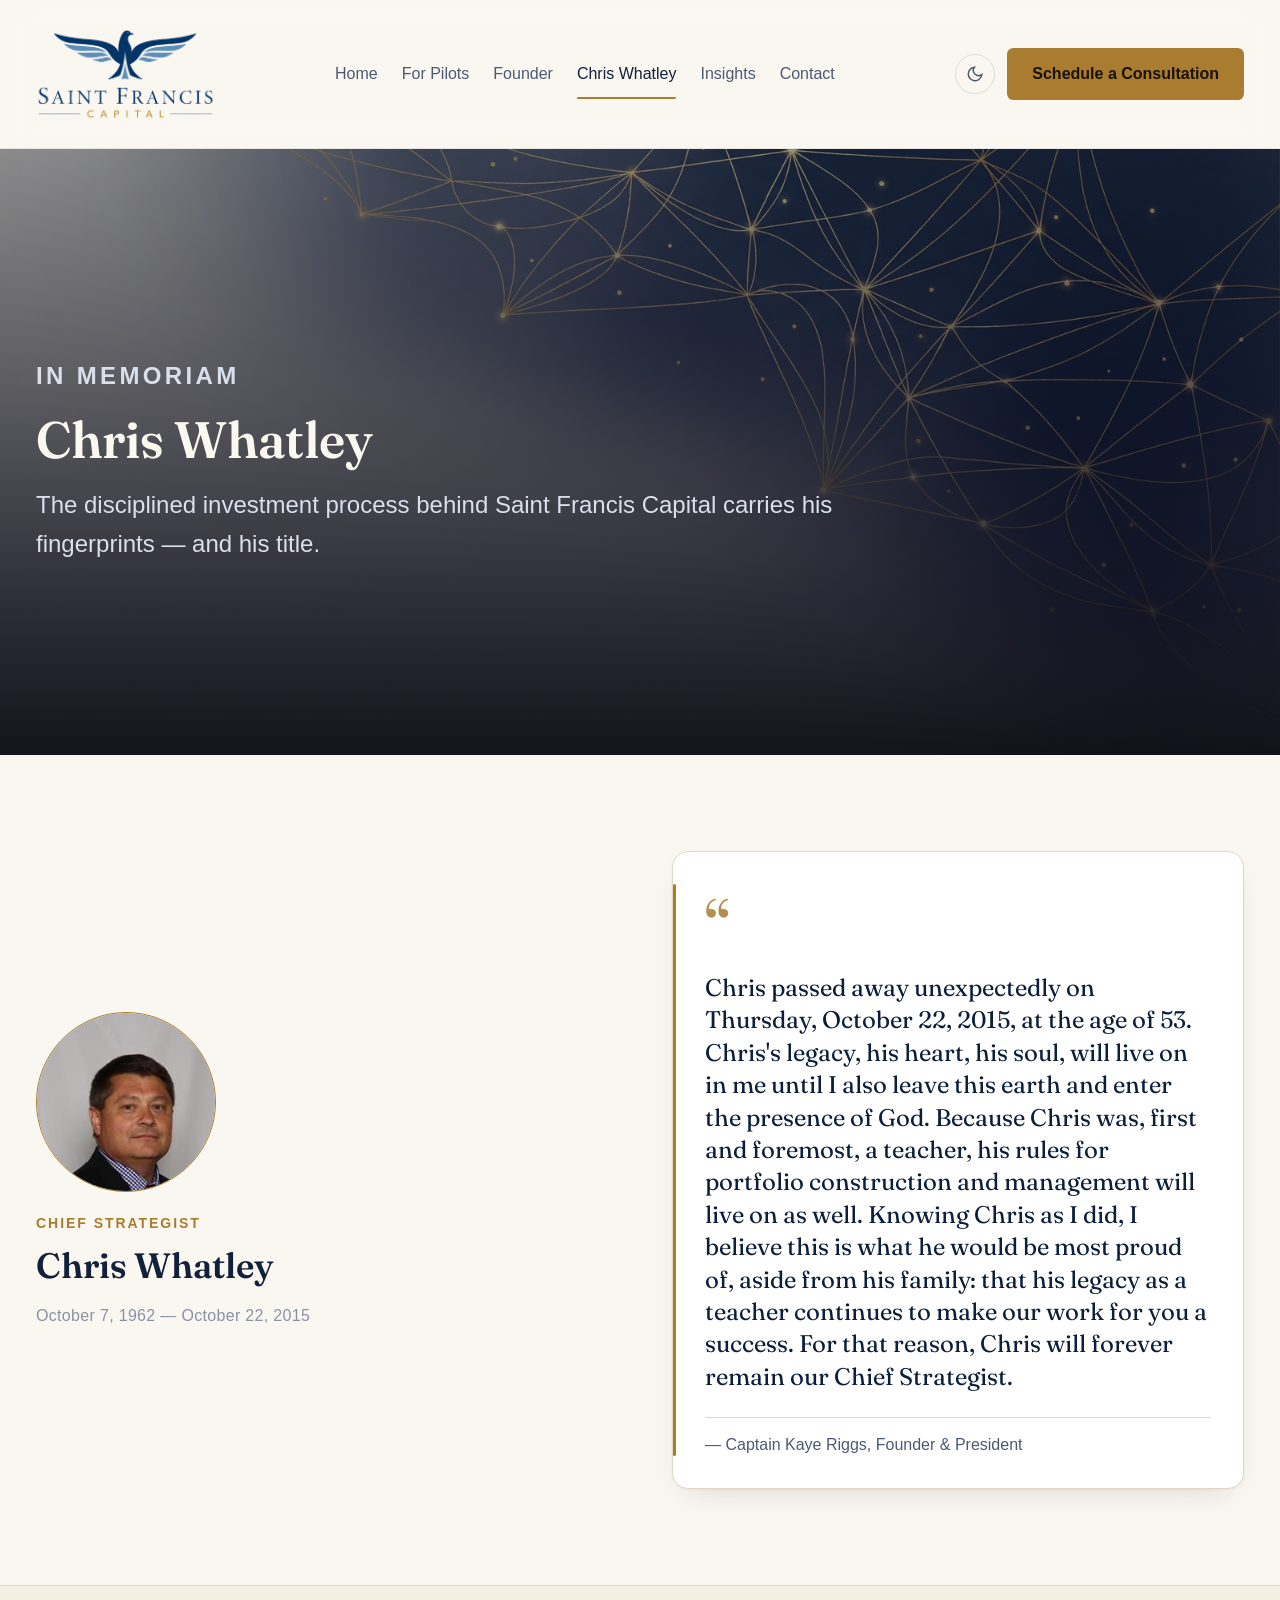
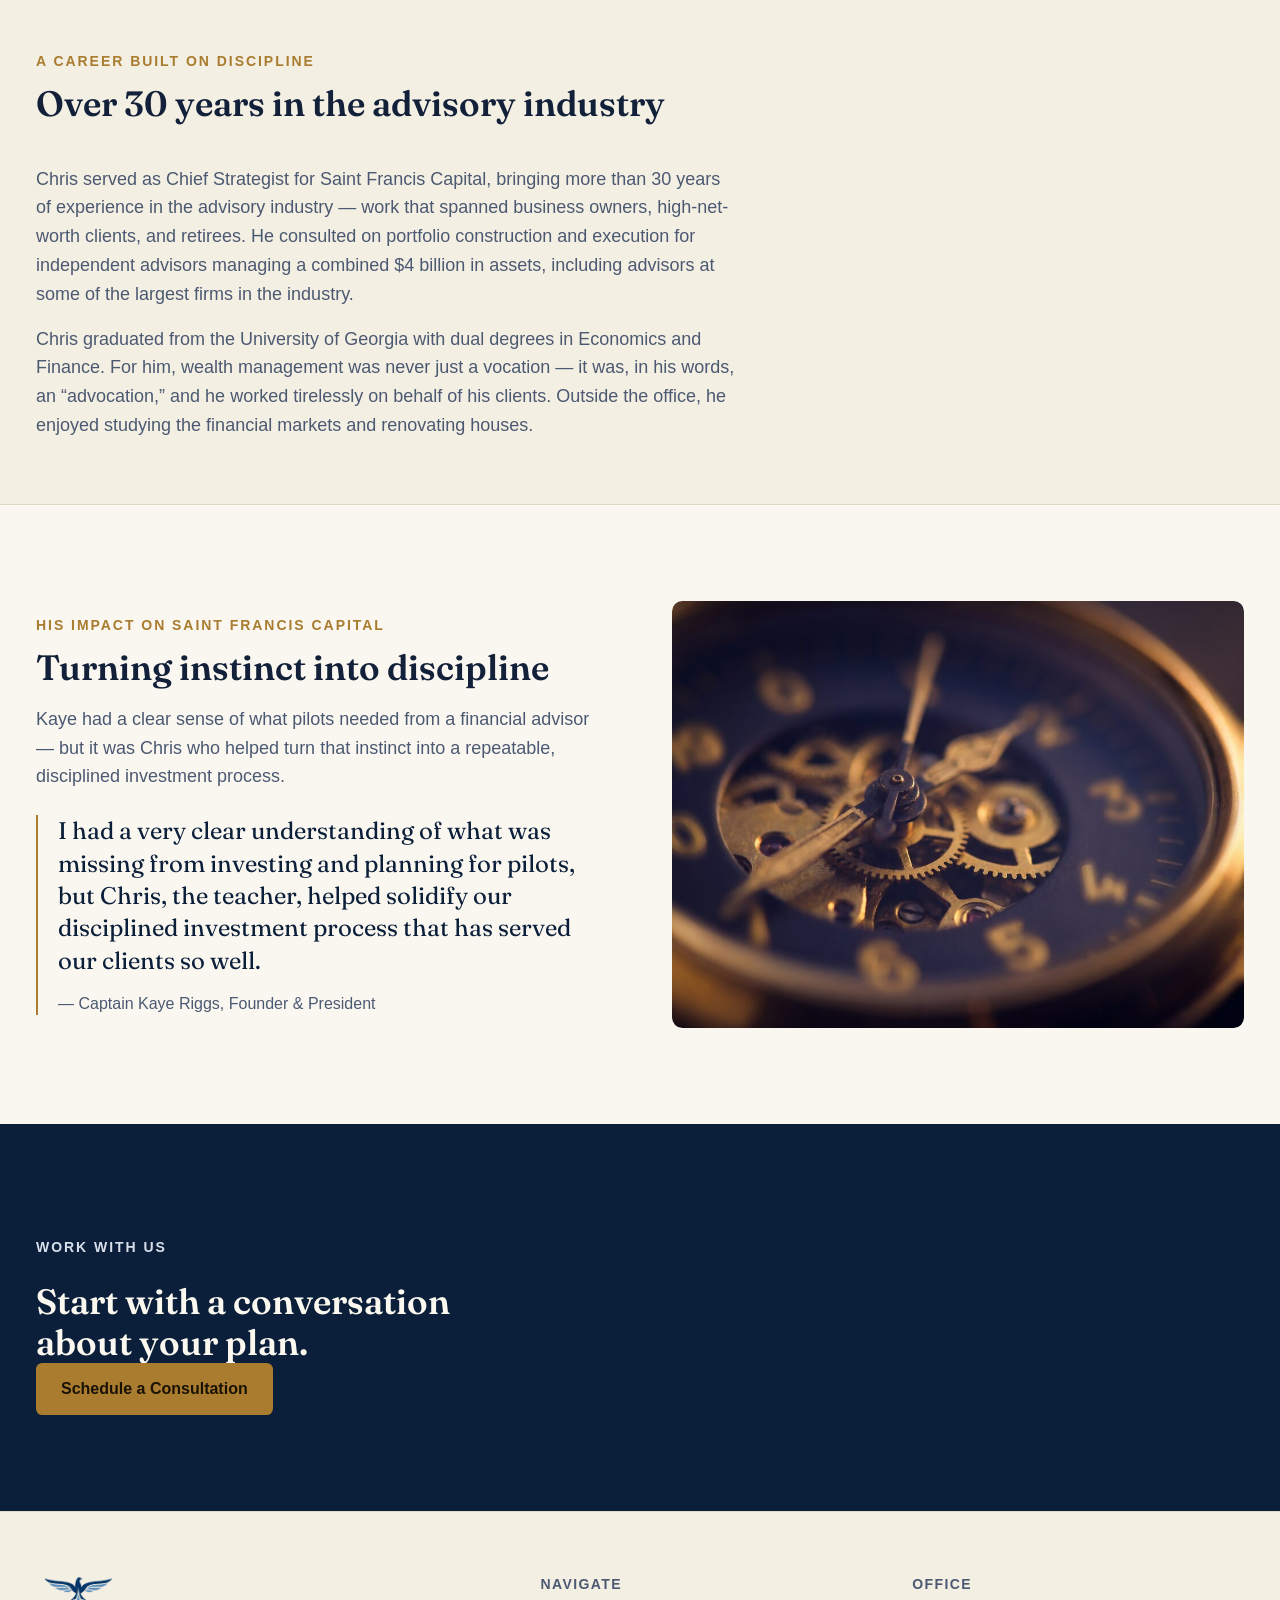
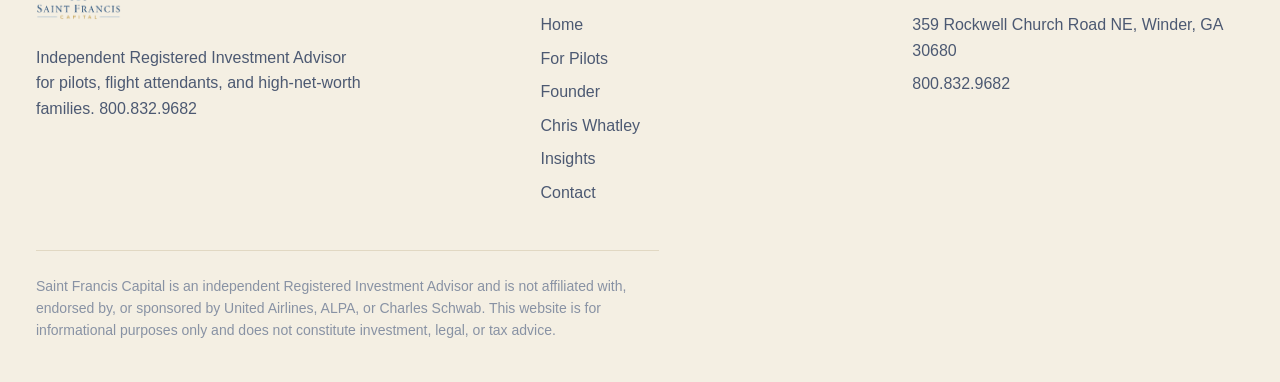
<file: pages/chris-whatley.html>
<!DOCTYPE html>
<html lang="en">
<head>
<meta charset="UTF-8">
<meta name="viewport" content="width=device-width, initial-scale=1.0">
<title>Chris Whatley, Chief Strategist | Saint Francis Capital</title>
<meta name="description" content="Chris Whatley served as Chief Strategist for Saint Francis Capital, bringing over 30 years in the advisory industry and a disciplined approach to portfolio construction that shaped the firm's investment process.">
<meta property="og:title" content="Chris Whatley, Chief Strategist | Saint Francis Capital">
<meta property="og:description" content="A tribute to Chris Whatley, Chief Strategist, and the disciplined investment process he helped build at Saint Francis Capital.">
<link rel="icon" type="image/svg+xml" href="../assets/favicon.svg">
<link rel="preconnect" href="https://fonts.googleapis.com">
<link rel="preconnect" href="https://fonts.gstatic.com" crossorigin>
<link href="https://fonts.googleapis.com/css2?family=Fraunces:opsz,wght@9..144,400;9..144,500;9..144,600;9..144,700&display=swap" rel="stylesheet">
<link href="https://api.fontshare.com/v2/css?f[]=general-sans@400,500,600,700&display=swap" rel="stylesheet">
<link rel="stylesheet" href="../base.css">
<link rel="stylesheet" href="../style.css">
</head>
<body>
<a href="#main" class="skip-link">Skip to content</a>

<header class="site-header">
  <div class="nav-wrap">
    <a href="../index.html" class="brand" aria-label="Saint Francis Capital — Home">
<span class="logo-swap"><img src="../assets/logo-mark-dark.png" alt="Saint Francis Capital" class="brand-logo logo-dark"><img src="../assets/logo-mark-light.png" alt="Saint Francis Capital" class="brand-logo logo-light"></span>
    </a>
    <nav class="main-nav" aria-label="Primary">
      <a href="../index.html">Home</a>
      <a href="./for-pilots.html">For Pilots</a>
      <a href="./about.html">Founder</a>
      <a href="./chris-whatley.html" aria-current="page">Chris Whatley</a>
      <a href="./insights.html">Insights</a>
      <a href="./contact.html">Contact</a>
    </nav>
    <div class="nav-actions">
      <button class="theme-toggle" data-theme-toggle type="button" aria-label="Toggle dark mode"></button>
      <a href="./contact.html" class="btn btn-primary nav-cta">Schedule a Consultation</a>
      <button class="hamburger" data-hamburger type="button" aria-label="Open menu" aria-expanded="false">
        <svg viewBox="0 0 24 24" fill="none" stroke="currentColor" stroke-width="2"><path d="M3 6h18M3 12h18M3 18h18"/></svg>
      </button>
    </div>
  </div>
</header>
<div class="mobile-menu" data-mobile-menu>
    <a href="../index.html">Home</a>
    <a href="./for-pilots.html">For Pilots</a>
    <a href="./about.html">Founder</a>
    <a href="./chris-whatley.html">Chris Whatley</a>
    <a href="./insights.html">Insights</a>
    <a href="./contact.html">Contact</a>
    <a href="./contact.html" class="btn btn-primary nav-cta">Schedule a Consultation</a>
  </div>


<main id="main">

  <section class="page-hero">
    <div class="hero-media"><img src="../assets/hero-team.jpg" alt="" loading="eager" decoding="async" width="1600" height="900"></div>
    <div class="page-hero-content">
      <p class="eyebrow">In Memoriam</p>
      <h1>Chris Whatley</h1>
      <p>The disciplined investment process behind Saint Francis Capital carries his fingerprints — and his title.</p>
    </div>
  </section>

  <!-- IN MEMORIAM -->
  <section>
    <div class="container-wide">
      <div class="split reveal">
        <div>
          <img class="monogram-photo lg" src="../assets/chris-whatley.jpg" alt="Chris Whatley, Chief Strategist of Saint Francis Capital" width="144" height="144">
          <p class="eyebrow">Chief Strategist</p>
          <h2 style="font-size:var(--text-xl); margin-top:var(--space-3);">Chris Whatley</h2>
          <p class="mt-4" style="font-size:var(--text-sm); color:var(--color-text-faint); letter-spacing:0.02em;">October 7, 1962 &mdash; October 22, 2015</p>
        </div>
        <div>
          <blockquote class="pull-quote pull-quote-card">
            <span class="quote-mark" aria-hidden="true">&#8220;</span>
            <p>Chris passed away unexpectedly on Thursday, October 22, 2015, at the age of 53. Chris's legacy, his heart, his soul, will live on in me until I also leave this earth and enter the presence of God. Because Chris was, first and foremost, a teacher, his rules for portfolio construction and management will live on as well. Knowing Chris as I did, I believe this is what he would be most proud of, aside from his family: that his legacy as a teacher continues to make our work for you a success. For that reason, Chris will forever remain our Chief Strategist.</p>
            <cite>— Captain Kaye Riggs, Founder &amp; President</cite>
          </blockquote>
        </div>
      </div>
    </div>
  </section>

  <!-- PROFESSIONAL BIO -->
  <section class="section-tight" style="background:var(--color-surface-2); border-top:1px solid var(--color-divider); border-bottom:1px solid var(--color-divider);">
    <div class="container-wide">
      <div class="section-head wide reveal">
        <p class="eyebrow">A career built on discipline</p>
        <h2>Over 30 years in the advisory industry</h2>
      </div>
      <div class="reveal" style="max-width:70ch;">
        <p class="mt-4 text-muted">Chris served as Chief Strategist for Saint Francis Capital, bringing more than 30 years of experience in the advisory industry &mdash; work that spanned business owners, high-net-worth clients, and retirees. He consulted on portfolio construction and execution for independent advisors managing a combined $4 billion in assets, including advisors at some of the largest firms in the industry.</p>
        <p class="mt-4 text-muted">Chris graduated from the University of Georgia with dual degrees in Economics and Finance. For him, wealth management was never just a vocation &mdash; it was, in his words, an &ldquo;advocation,&rdquo; and he worked tirelessly on behalf of his clients. Outside the office, he enjoyed studying the financial markets and renovating houses.</p>
      </div>
    </div>
  </section>

  <!-- IMPACT ON SFC -->
  <section>
    <div class="container-wide split reverse">
      <div class="reveal">
        <img src="../assets/instrument-dial.jpg" alt="Close-up of a brass aircraft instrument dial, evoking precision and careful attention to detail" loading="lazy" decoding="async" width="1000" height="750" style="border-radius:var(--radius-lg);">
      </div>
      <div class="reveal">
        <p class="eyebrow">His impact on Saint Francis Capital</p>
        <h2 style="font-size:var(--text-xl); margin-top:var(--space-3);">Turning instinct into discipline</h2>
        <p class="mt-4 text-muted">Kaye had a clear sense of what pilots needed from a financial advisor &mdash; but it was Chris who helped turn that instinct into a repeatable, disciplined investment process.</p>
        <blockquote class="pull-quote" style="margin-top:var(--space-6); padding-left:var(--space-5); border-left:2px solid var(--color-gold);">
          <p style="font-size:var(--text-lg);">I had a very clear understanding of what was missing from investing and planning for pilots, but Chris, the teacher, helped solidify our disciplined investment process that has served our clients so well.</p>
          <cite>— Captain Kaye Riggs, Founder &amp; President</cite>
        </blockquote>
      </div>
    </div>
  </section>

  <section class="cta-band">
    <div class="container-wide">
      <p class="eyebrow reveal">Work with us</p>
      <h2 class="reveal">Start with a conversation about your plan.</h2>
      <a href="./contact.html" class="btn btn-primary reveal">Schedule a Consultation</a>
    </div>
  </section>

</main>

<footer class="site-footer">
  <div class="container-wide">
    <div class="footer-grid">
      <div class="footer-brand">
        <span class="logo-swap"><img src="../assets/logo-mark-dark.png" alt="Saint Francis Capital" class="brand-logo logo-dark"><img src="../assets/logo-mark-light.png" alt="Saint Francis Capital" class="brand-logo logo-light"></span>
        <p>Independent Registered Investment Advisor for pilots, flight attendants, and high-net-worth families. 800.832.9682</p>
      </div>
      <div>
        <h4>Navigate</h4>
        <a href="../index.html">Home</a>
        <a href="./for-pilots.html">For Pilots</a>
        <a href="./about.html">Founder</a>
        <a href="./chris-whatley.html">Chris Whatley</a>
        <a href="./insights.html">Insights</a>
        <a href="./contact.html">Contact</a>
      </div>
      <div>
        <h4>Office</h4>
        <a href="./contact.html">359 Rockwell Church Road NE, Winder, GA 30680</a>
        <a href="tel:8008329682">800.832.9682</a>
      </div>
    </div>
    <p class="footer-disclosure">Saint Francis Capital is an independent Registered Investment Advisor and is not affiliated with, endorsed by, or sponsored by United Airlines, ALPA, or Charles Schwab. This website is for informational purposes only and does not constitute investment, legal, or tax advice.</p>
  </div>
</footer>

<script src="../app.js" defer></script>
</body>
</html>
</file>
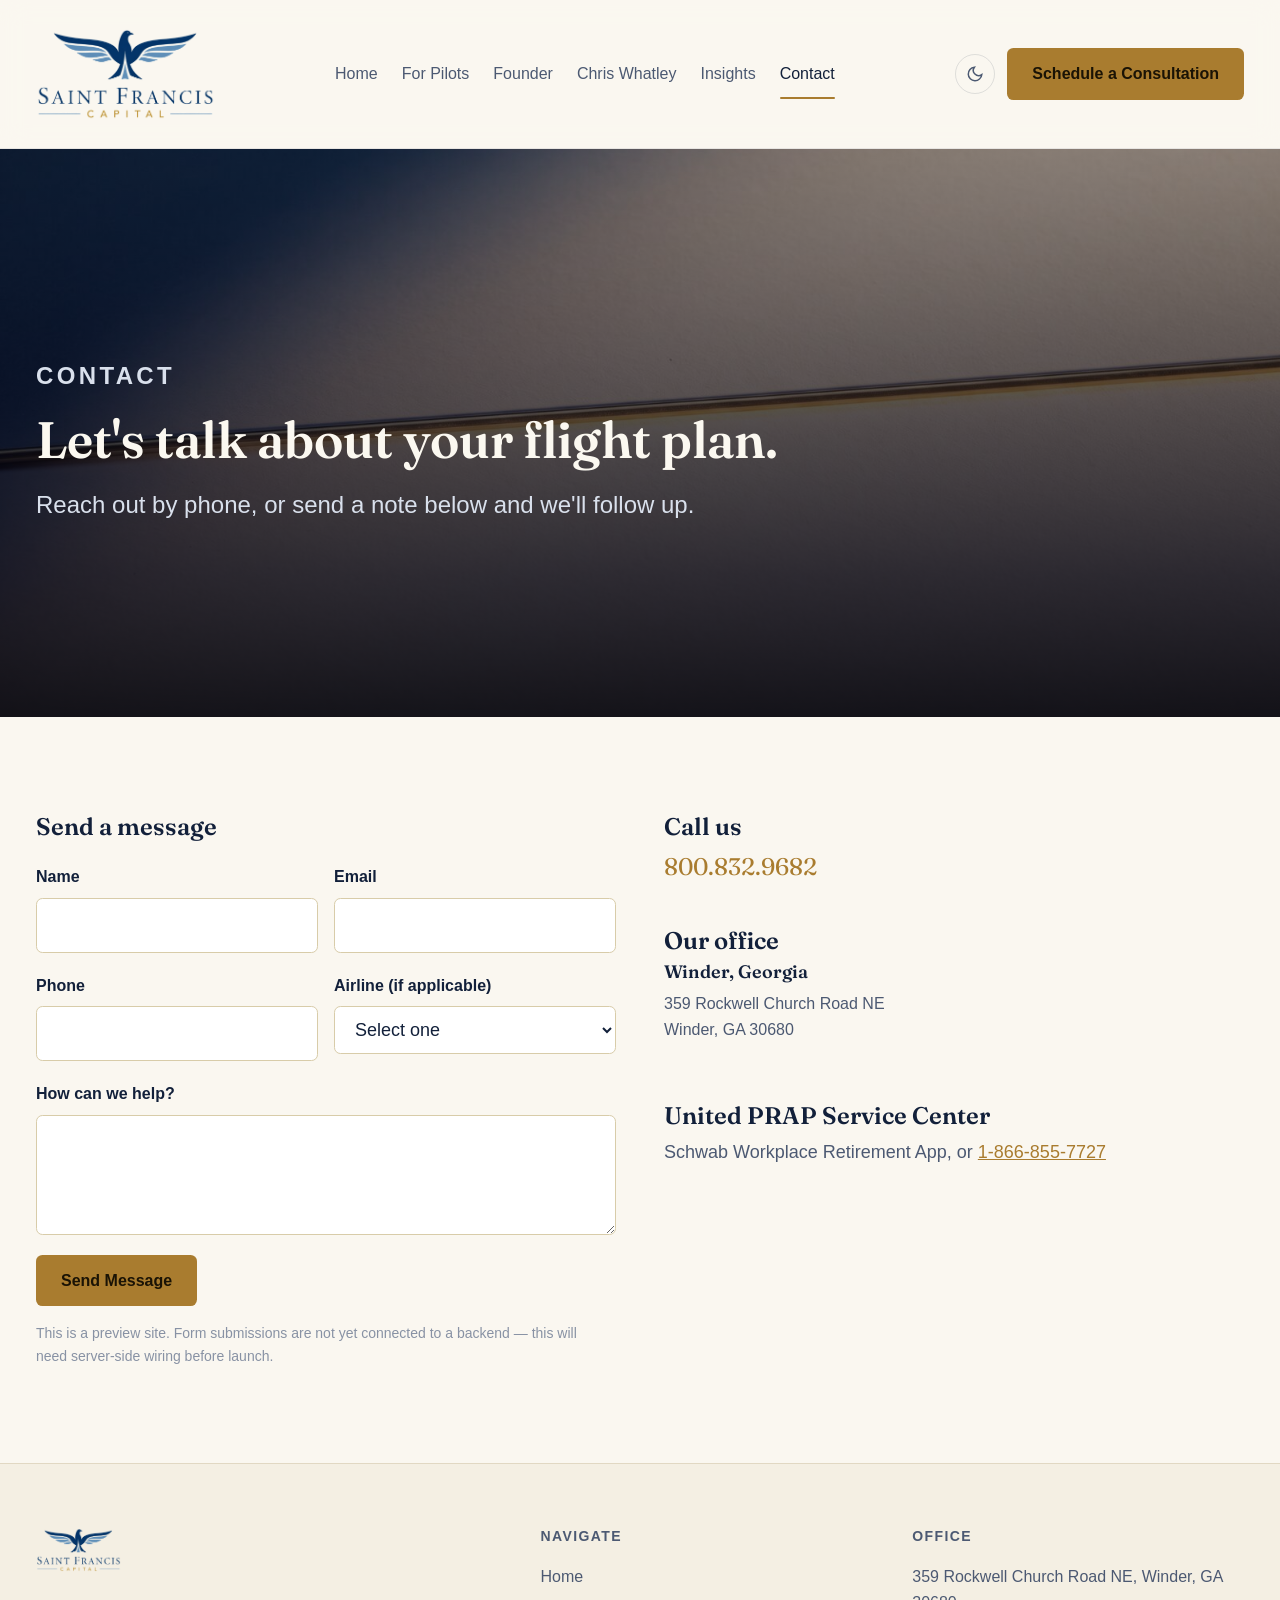
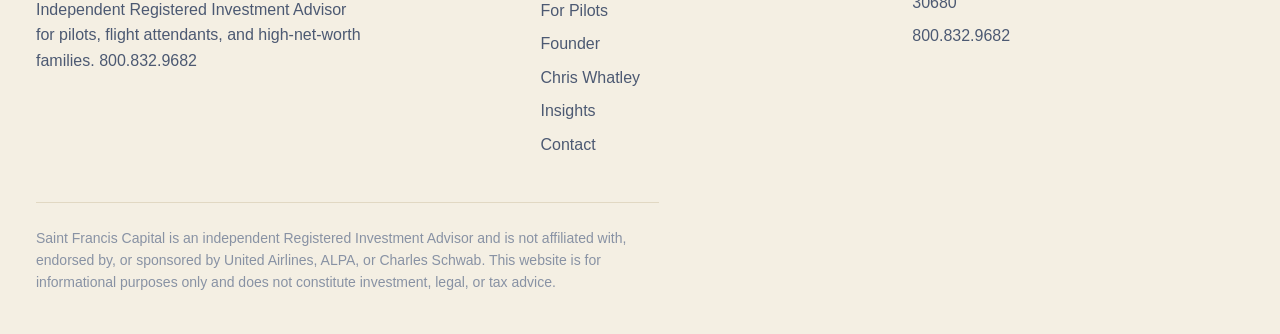
<file: pages/contact.html>
<!DOCTYPE html>
<html lang="en">
<head>
<meta charset="UTF-8">
<meta name="viewport" content="width=device-width, initial-scale=1.0">
<title>Contact Us | Saint Francis Capital</title>
<meta name="description" content="Contact Saint Francis Capital: 800.832.9682. Office in Winder, Georgia.">
<meta property="og:title" content="Contact Us | Saint Francis Capital">
<meta property="og:description" content="Schedule a consultation with Saint Francis Capital, an independent fiduciary wealth management firm.">
<link rel="icon" type="image/svg+xml" href="../assets/favicon.svg">
<link rel="preconnect" href="https://fonts.googleapis.com">
<link rel="preconnect" href="https://fonts.gstatic.com" crossorigin>
<link href="https://fonts.googleapis.com/css2?family=Fraunces:opsz,wght@9..144,400;9..144,500;9..144,600;9..144,700&display=swap" rel="stylesheet">
<link href="https://api.fontshare.com/v2/css?f[]=general-sans@400,500,600,700&display=swap" rel="stylesheet">
<link rel="stylesheet" href="../base.css">
<link rel="stylesheet" href="../style.css">
</head>
<body>
<a href="#main" class="skip-link">Skip to content</a>

<header class="site-header">
  <div class="nav-wrap">
    <a href="../index.html" class="brand" aria-label="Saint Francis Capital — Home">
<span class="logo-swap"><img src="../assets/logo-mark-dark.png" alt="Saint Francis Capital" class="brand-logo logo-dark"><img src="../assets/logo-mark-light.png" alt="Saint Francis Capital" class="brand-logo logo-light"></span>
    </a>
    <nav class="main-nav" aria-label="Primary">
      <a href="../index.html">Home</a>
      <a href="./for-pilots.html">For Pilots</a>
      <a href="./about.html">Founder</a>
    <a href="./chris-whatley.html">Chris Whatley</a>
      <a href="./insights.html">Insights</a>
      <a href="./contact.html" aria-current="page">Contact</a>
    </nav>
    <div class="nav-actions">
      <button class="theme-toggle" data-theme-toggle type="button" aria-label="Toggle dark mode"></button>
      <a href="./contact.html" class="btn btn-primary nav-cta">Schedule a Consultation</a>
      <button class="hamburger" data-hamburger type="button" aria-label="Open menu" aria-expanded="false">
        <svg viewBox="0 0 24 24" fill="none" stroke="currentColor" stroke-width="2"><path d="M3 6h18M3 12h18M3 18h18"/></svg>
      </button>
    </div>
  </div>
</header>
<div class="mobile-menu" data-mobile-menu>
    <a href="../index.html">Home</a>
    <a href="./for-pilots.html">For Pilots</a>
    <a href="./about.html">Founder</a>
    <a href="./chris-whatley.html">Chris Whatley</a>
    <a href="./insights.html">Insights</a>
    <a href="./contact.html">Contact</a>
    <a href="./contact.html" class="btn btn-primary nav-cta">Schedule a Consultation</a>
  </div>


<main id="main">

  <section class="page-hero">
    <div class="hero-media"><img src="../assets/hero-contact.jpg" alt="" loading="eager" decoding="async" width="1600" height="900"></div>
    <div class="page-hero-content">
      <p class="eyebrow">Contact</p>
      <h1>Let's talk about your flight plan.</h1>
      <p>Reach out by phone, or send a note below and we'll follow up.</p>
    </div>
  </section>

  <section>
    <div class="container-wide contact-grid">
      <div class="reveal">
        <h2 style="font-size:var(--text-lg); margin-bottom:var(--space-6);">Send a message</h2>
        <!-- Static form only — not yet wired to a backend. Requires server-side handling (e.g. serverless function or form service) before this can go live. -->
        <form data-contact-form aria-label="Contact form">
          <div class="form-row two">
            <div class="form-field">
              <label for="c-name">Name</label>
              <input type="text" id="c-name" name="name" autocomplete="name" required>
            </div>
            <div class="form-field">
              <label for="c-email">Email</label>
              <input type="email" id="c-email" name="email" autocomplete="email" required>
            </div>
          </div>
          <div class="form-row two">
            <div class="form-field">
              <label for="c-phone">Phone</label>
              <input type="tel" id="c-phone" name="phone" autocomplete="tel">
            </div>
            <div class="form-field">
              <label for="c-airline">Airline (if applicable)</label>
              <select id="c-airline" name="airline">
                <option value="">Select one</option>
                <option>United Airlines</option>
                <option>Other / Not applicable</option>
              </select>
            </div>
          </div>
          <div class="form-field">
            <label for="c-message">How can we help?</label>
            <textarea id="c-message" name="message" required></textarea>
          </div>
          <button type="submit" class="btn btn-primary">Send Message</button>
          <p class="form-note" data-form-status hidden></p>
          <p class="form-note">This is a preview site. Form submissions are not yet connected to a backend — this will need server-side wiring before launch.</p>
        </form>
      </div>

      <div class="reveal">
        <h2 style="font-size:var(--text-lg); margin-bottom:var(--space-2);">Call us</h2>
        <p class="text-muted" style="font-size:var(--text-lg); font-family:var(--font-display);"><a href="tel:8008329682" style="color:var(--color-gold); text-decoration:none;">800.832.9682</a></p>

        <h2 style="font-size:var(--text-lg); margin-top:var(--space-10); margin-bottom:var(--space-2);">Our office</h2>
        <div class="office-card" style="border-top:none; padding-top:0;">
          <h3>Winder, Georgia</h3>
          <p>359 Rockwell Church Road NE<br>Winder, GA 30680</p>
        </div>

        <h2 style="font-size:var(--text-lg); margin-top:var(--space-10); margin-bottom:var(--space-2);">United PRAP Service Center</h2>
        <p class="text-muted">Schwab Workplace Retirement App, or <a href="tel:8668557727" style="color:var(--color-gold);">1-866-855-7727</a></p>
      </div>
    </div>
  </section>

</main>

<footer class="site-footer">
  <div class="container-wide">
    <div class="footer-grid">
      <div class="footer-brand">
        <span class="logo-swap"><img src="../assets/logo-mark-dark.png" alt="Saint Francis Capital" class="brand-logo logo-dark"><img src="../assets/logo-mark-light.png" alt="Saint Francis Capital" class="brand-logo logo-light"></span>
        <p>Independent Registered Investment Advisor for pilots, flight attendants, and high-net-worth families. 800.832.9682</p>
      </div>
      <div>
        <h4>Navigate</h4>
        <a href="../index.html">Home</a>
        <a href="./for-pilots.html">For Pilots</a>
        <a href="./about.html">Founder</a>
    <a href="./chris-whatley.html">Chris Whatley</a>
        <a href="./insights.html">Insights</a>
        <a href="./contact.html">Contact</a>
      </div>
      <div>
        <h4>Office</h4>
        <a href="./contact.html">359 Rockwell Church Road NE, Winder, GA 30680</a>
        <a href="tel:8008329682">800.832.9682</a>
      </div>
    </div>
    <p class="footer-disclosure">Saint Francis Capital is an independent Registered Investment Advisor and is not affiliated with, endorsed by, or sponsored by United Airlines, ALPA, or Charles Schwab. This website is for informational purposes only and does not constitute investment, legal, or tax advice.</p>
  </div>
</footer>

<script src="../app.js" defer></script>
</body>
</html>
</file>
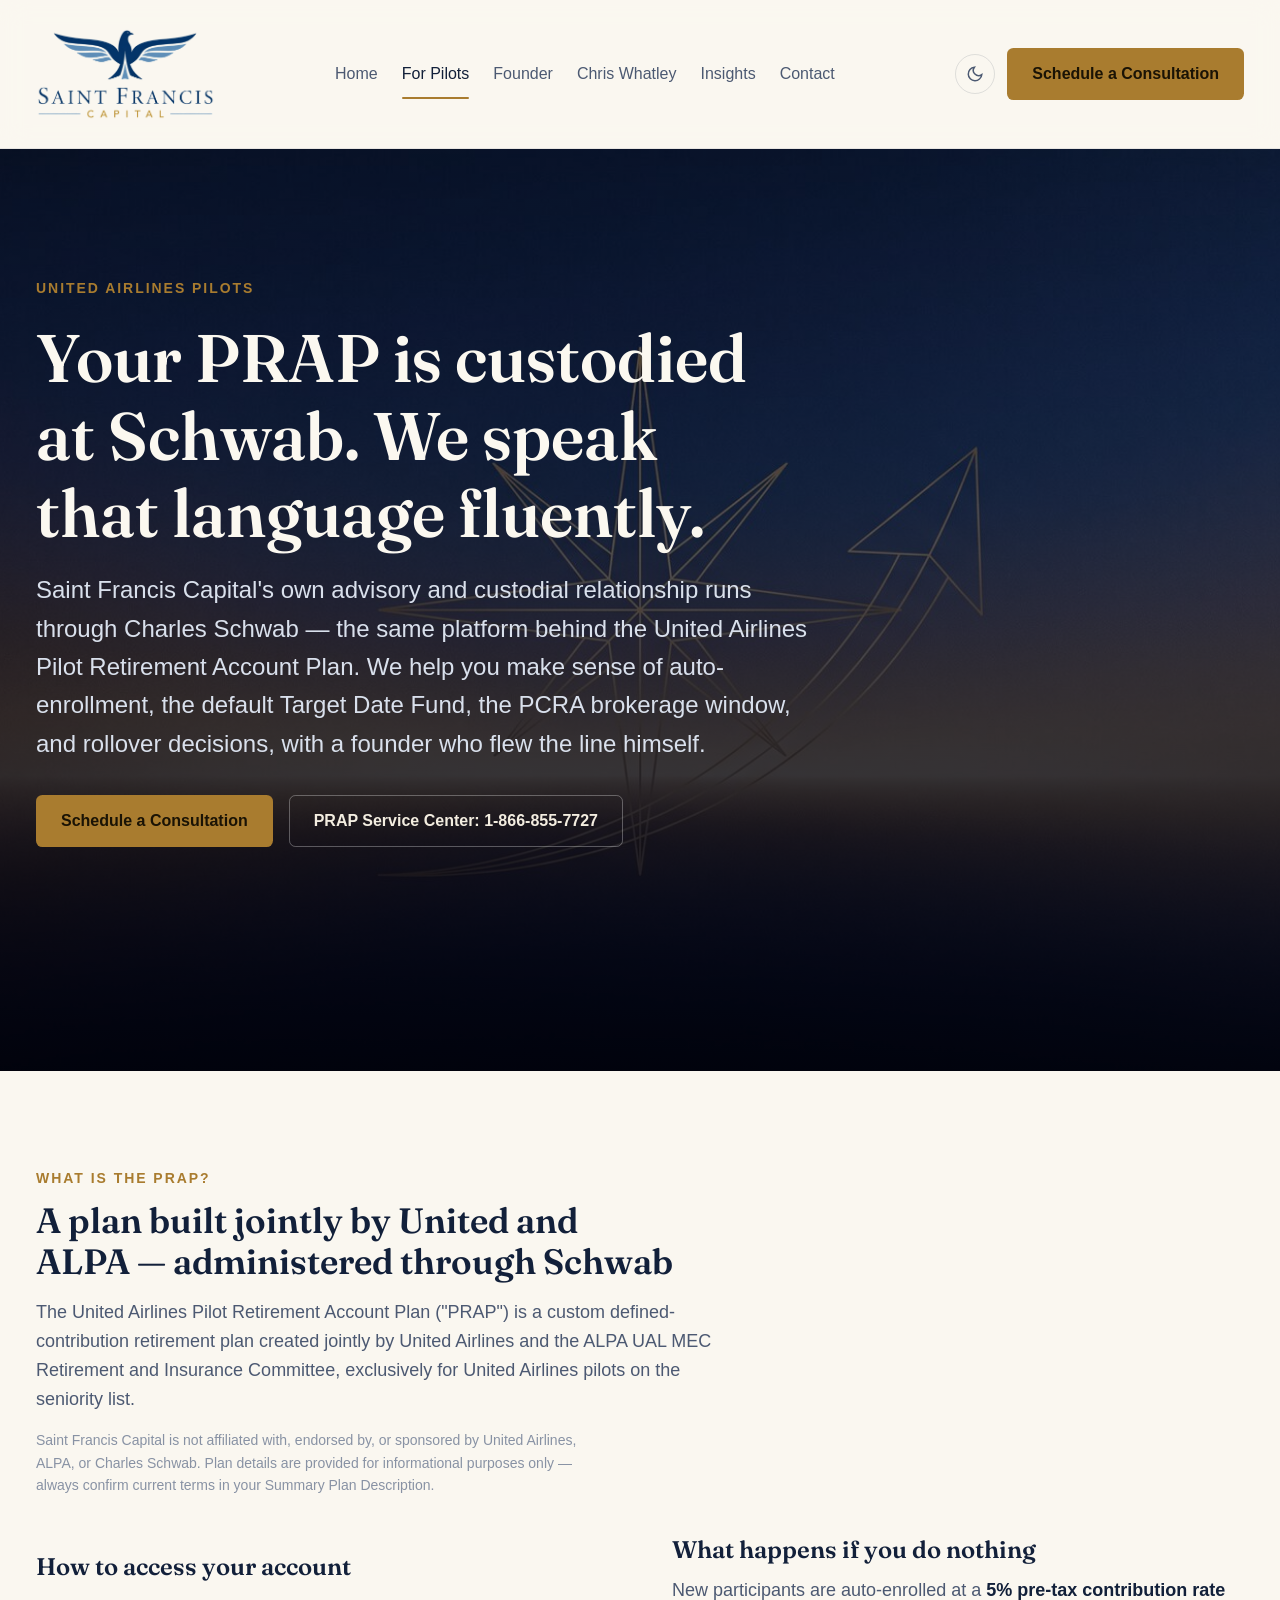
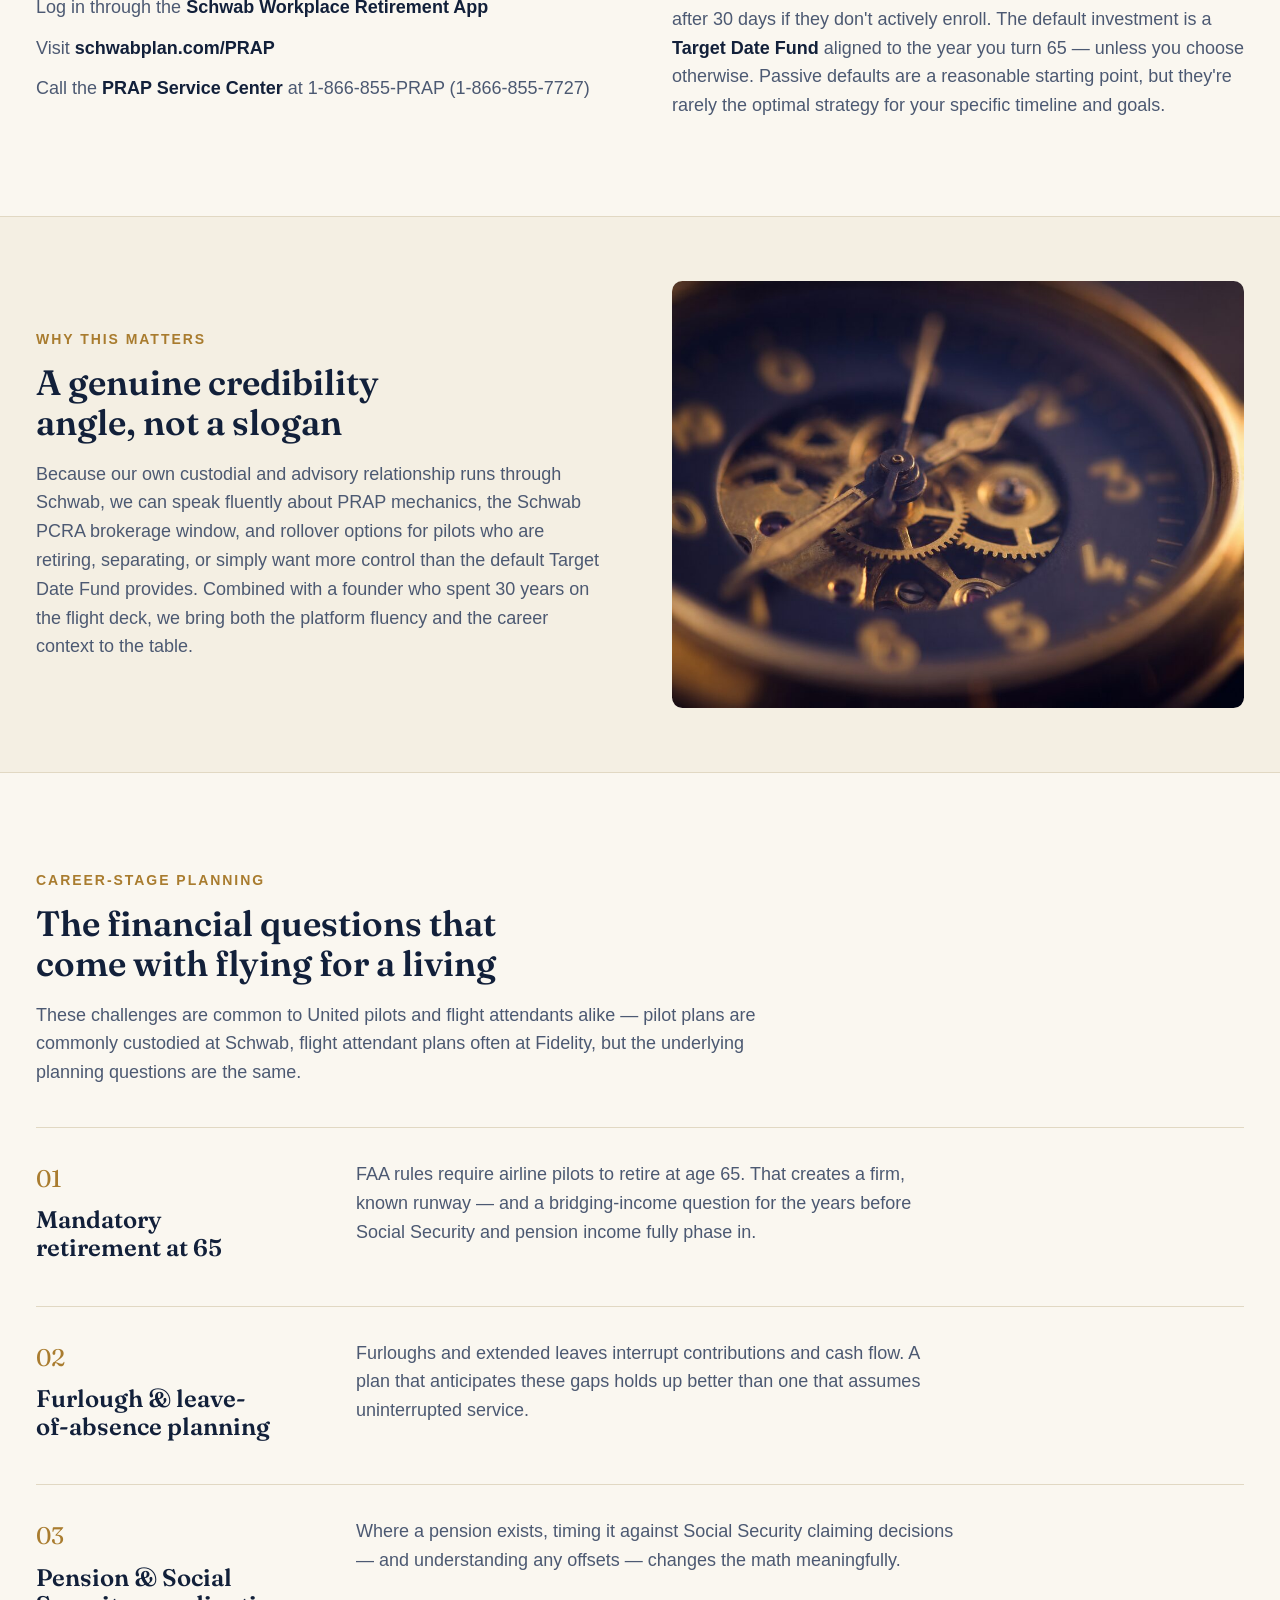
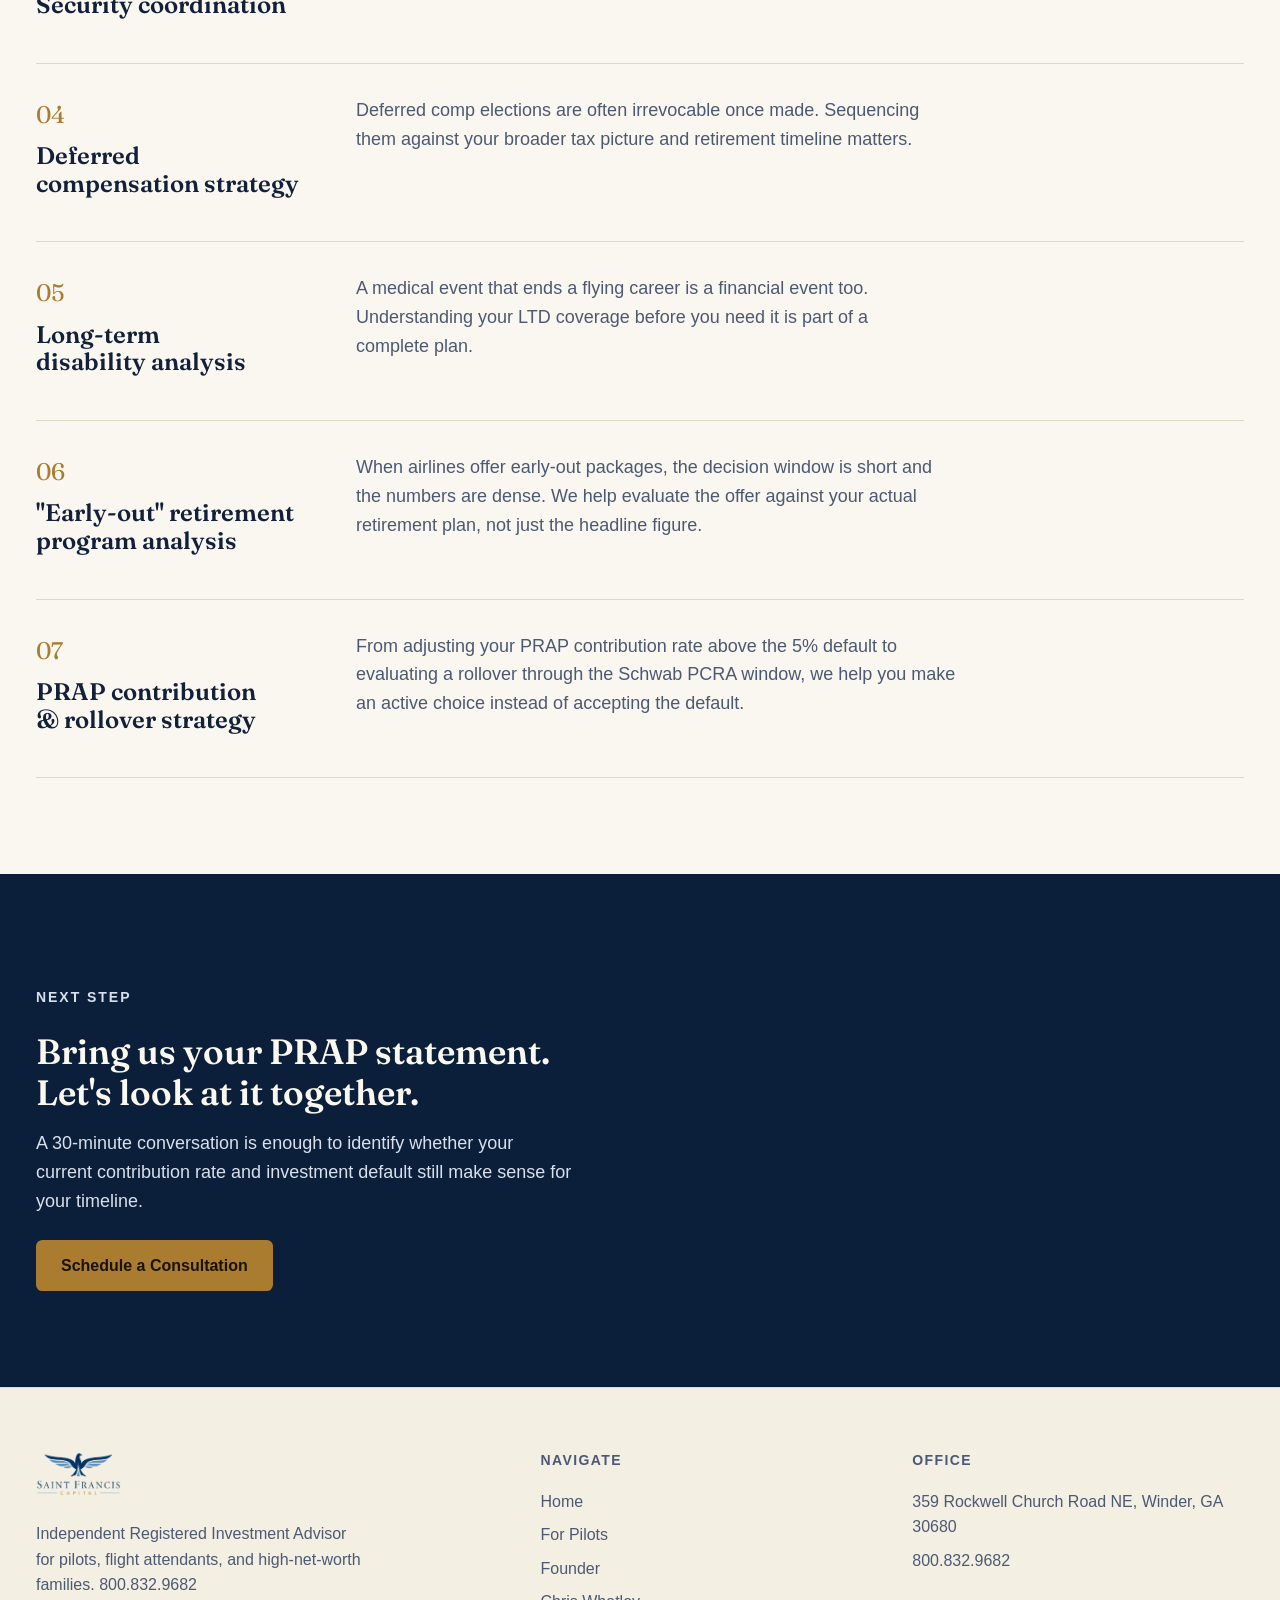
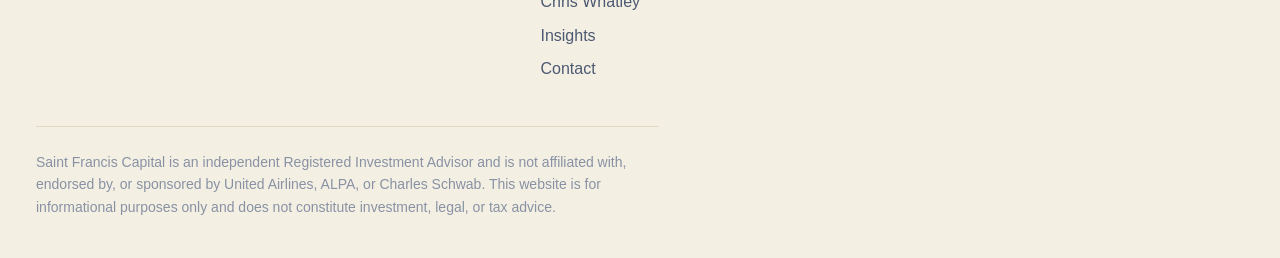
<file: pages/for-pilots.html>
<!DOCTYPE html>
<html lang="en">
<head>
<meta charset="UTF-8">
<meta name="viewport" content="width=device-width, initial-scale=1.0">
<title>For Pilots — United Airlines PRAP & Schwab Guide | Saint Francis Capital</title>
<meta name="description" content="A plain-English guide to the United Airlines Pilot Retirement Account Plan (PRAP) at Schwab — auto-enrollment, Target Date Funds, the PCRA brokerage window, and rollover strategy.">
<meta property="og:title" content="For Pilots — United Airlines PRAP & Schwab Guide">
<meta property="og:description" content="Saint Francis Capital speaks PRAP and Schwab fluently. Here's what every United pilot should know.">
<link rel="icon" type="image/svg+xml" href="../assets/favicon.svg">
<link rel="preconnect" href="https://fonts.googleapis.com">
<link rel="preconnect" href="https://fonts.gstatic.com" crossorigin>
<link href="https://fonts.googleapis.com/css2?family=Fraunces:opsz,wght@9..144,400;9..144,500;9..144,600;9..144,700&display=swap" rel="stylesheet">
<link href="https://api.fontshare.com/v2/css?f[]=general-sans@400,500,600,700&display=swap" rel="stylesheet">
<link rel="stylesheet" href="../base.css">
<link rel="stylesheet" href="../style.css">
</head>
<body>
<a href="#main" class="skip-link">Skip to content</a>

<header class="site-header">
  <div class="nav-wrap">
    <a href="../index.html" class="brand" aria-label="Saint Francis Capital — Home">
<span class="logo-swap"><img src="../assets/logo-mark-dark.png" alt="Saint Francis Capital" class="brand-logo logo-dark"><img src="../assets/logo-mark-light.png" alt="Saint Francis Capital" class="brand-logo logo-light"></span>
    </a>
    <nav class="main-nav" aria-label="Primary">
      <a href="../index.html">Home</a>
      <a href="./for-pilots.html" aria-current="page">For Pilots</a>
      <a href="./about.html">Founder</a>
    <a href="./chris-whatley.html">Chris Whatley</a>
      <a href="./insights.html">Insights</a>
      <a href="./contact.html">Contact</a>
    </nav>
    <div class="nav-actions">
      <button class="theme-toggle" data-theme-toggle type="button" aria-label="Toggle dark mode"></button>
      <a href="./contact.html" class="btn btn-primary nav-cta">Schedule a Consultation</a>
      <button class="hamburger" data-hamburger type="button" aria-label="Open menu" aria-expanded="false">
        <svg viewBox="0 0 24 24" fill="none" stroke="currentColor" stroke-width="2"><path d="M3 6h18M3 12h18M3 18h18"/></svg>
      </button>
    </div>
  </div>
</header>
<div class="mobile-menu" data-mobile-menu>
    <a href="../index.html">Home</a>
    <a href="./for-pilots.html">For Pilots</a>
    <a href="./about.html">Founder</a>
    <a href="./chris-whatley.html">Chris Whatley</a>
    <a href="./insights.html">Insights</a>
    <a href="./contact.html">Contact</a>
    <a href="./contact.html" class="btn btn-primary nav-cta">Schedule a Consultation</a>
  </div>


<main id="main">

  <!-- HERO -->
  <section class="hero">
    <div class="hero-media">
      <img src="../assets/hero-pilots.jpg" alt="" loading="eager" decoding="async" width="1600" height="900">
    </div>
    <div class="hero-content">
      <p class="eyebrow">United Airlines Pilots</p>
      <h1 style="font-size:var(--text-3xl);">Your PRAP is custodied at Schwab. We speak that language fluently.</h1>
      <p class="hero-lede">Saint Francis Capital's own advisory and custodial relationship runs through Charles Schwab — the same platform behind the United Airlines Pilot Retirement Account Plan. We help you make sense of auto-enrollment, the default Target Date Fund, the PCRA brokerage window, and rollover decisions, with a founder who flew the line himself.</p>
      <div class="hero-actions">
        <a href="./contact.html" class="btn btn-primary">Schedule a Consultation</a>
        <a href="tel:8668557727" class="btn btn-outline" style="color:#f3ede0;border-color:oklch(1 0 0 / 0.3);">PRAP Service Center: 1-866-855-7727</a>
      </div>
    </div>
  </section>

  <!-- PRAP EXPLAINER -->
  <section>
    <div class="container-wide">
      <div class="section-head wide reveal">
        <p class="eyebrow">What is the PRAP?</p>
        <h2>A plan built jointly by United and ALPA — administered through Schwab</h2>
        <p class="mt-4 text-muted">The United Airlines Pilot Retirement Account Plan ("PRAP") is a custom defined-contribution retirement plan created jointly by United Airlines and the ALPA UAL MEC Retirement and Insurance Committee, exclusively for United Airlines pilots on the seniority list.</p>
        <p class="mt-4" style="font-size:var(--text-xs); color:var(--color-text-faint);">Saint Francis Capital is not affiliated with, endorsed by, or sponsored by United Airlines, ALPA, or Charles Schwab. Plan details are provided for informational purposes only — always confirm current terms in your Summary Plan Description.</p>
      </div>

      <div class="split reveal">
        <div>
          <h3 style="font-size:var(--text-lg); margin-bottom:var(--space-3);">How to access your account</h3>
          <ul role="list" style="display:flex; flex-direction:column; gap:var(--space-3);">
            <li class="text-muted">Log in through the <strong style="color:var(--color-text);">Schwab Workplace Retirement App</strong></li>
            <li class="text-muted">Visit <strong style="color:var(--color-text);">schwabplan.com/PRAP</strong></li>
            <li class="text-muted">Call the <strong style="color:var(--color-text);">PRAP Service Center</strong> at 1-866-855-PRAP (1-866-855-7727)</li>
          </ul>
        </div>
        <div>
          <h3 style="font-size:var(--text-lg); margin-bottom:var(--space-3);">What happens if you do nothing</h3>
          <p class="text-muted">New participants are auto-enrolled at a <strong style="color:var(--color-text);">5% pre-tax contribution rate</strong> after 30 days if they don't actively enroll. The default investment is a <strong style="color:var(--color-text);">Target Date Fund</strong> aligned to the year you turn 65 — unless you choose otherwise. Passive defaults are a reasonable starting point, but they're rarely the optimal strategy for your specific timeline and goals.</p>
        </div>
      </div>
    </div>
  </section>

  <!-- WHY SFC / CREDIBILITY -->
  <section class="section-tight" style="background:var(--color-surface-2); border-top:1px solid var(--color-divider); border-bottom:1px solid var(--color-divider);">
    <div class="container-wide split reverse">
      <div class="reveal">
        <img src="../assets/instrument-dial.jpg" alt="Close-up of a brass aircraft instrument dial" loading="lazy" decoding="async" width="1000" height="750" style="border-radius:var(--radius-lg);">
      </div>
      <div class="reveal">
        <p class="eyebrow">Why this matters</p>
        <h2 style="font-size:var(--text-xl); margin-top:var(--space-3);">A genuine credibility angle, not a slogan</h2>
        <p class="mt-4 text-muted">Because our own custodial and advisory relationship runs through Schwab, we can speak fluently about PRAP mechanics, the Schwab PCRA brokerage window, and rollover options for pilots who are retiring, separating, or simply want more control than the default Target Date Fund provides. Combined with a founder who spent 30 years on the flight deck, we bring both the platform fluency and the career context to the table.</p>
      </div>
    </div>
  </section>

  <!-- CAREER-STAGE CHALLENGES -->
  <section>
    <div class="container-wide">
      <div class="section-head wide reveal">
        <p class="eyebrow">Career-stage planning</p>
        <h2>The financial questions that come with flying for a living</h2>
        <p class="mt-4 text-muted">These challenges are common to United pilots and flight attendants alike — pilot plans are commonly custodied at Schwab, flight attendant plans often at Fidelity, but the underlying planning questions are the same.</p>
      </div>

      <div class="service-row reveal">
        <div><span class="num">01</span><h3>Mandatory retirement at 65</h3></div>
        <p class="text-muted" style="max-width:60ch;">FAA rules require airline pilots to retire at age 65. That creates a firm, known runway — and a bridging-income question for the years before Social Security and pension income fully phase in.</p>
      </div>
      <div class="service-row reveal">
        <div><span class="num">02</span><h3>Furlough &amp; leave-of-absence planning</h3></div>
        <p class="text-muted" style="max-width:60ch;">Furloughs and extended leaves interrupt contributions and cash flow. A plan that anticipates these gaps holds up better than one that assumes uninterrupted service.</p>
      </div>
      <div class="service-row reveal">
        <div><span class="num">03</span><h3>Pension &amp; Social Security coordination</h3></div>
        <p class="text-muted" style="max-width:60ch;">Where a pension exists, timing it against Social Security claiming decisions — and understanding any offsets — changes the math meaningfully.</p>
      </div>
      <div class="service-row reveal">
        <div><span class="num">04</span><h3>Deferred compensation strategy</h3></div>
        <p class="text-muted" style="max-width:60ch;">Deferred comp elections are often irrevocable once made. Sequencing them against your broader tax picture and retirement timeline matters.</p>
      </div>
      <div class="service-row reveal">
        <div><span class="num">05</span><h3>Long-term disability analysis</h3></div>
        <p class="text-muted" style="max-width:60ch;">A medical event that ends a flying career is a financial event too. Understanding your LTD coverage before you need it is part of a complete plan.</p>
      </div>
      <div class="service-row reveal">
        <div><span class="num">06</span><h3>"Early-out" retirement program analysis</h3></div>
        <p class="text-muted" style="max-width:60ch;">When airlines offer early-out packages, the decision window is short and the numbers are dense. We help evaluate the offer against your actual retirement plan, not just the headline figure.</p>
      </div>
      <div class="service-row reveal">
        <div><span class="num">07</span><h3>PRAP contribution &amp; rollover strategy</h3></div>
        <p class="text-muted" style="max-width:60ch;">From adjusting your PRAP contribution rate above the 5% default to evaluating a rollover through the Schwab PCRA window, we help you make an active choice instead of accepting the default.</p>
      </div>
    </div>
  </section>

  <!-- CTA -->
  <section class="cta-band">
    <div class="container-wide">
      <p class="eyebrow reveal">Next step</p>
      <h2 class="reveal">Bring us your PRAP statement. Let's look at it together.</h2>
      <p class="reveal">A 30-minute conversation is enough to identify whether your current contribution rate and investment default still make sense for your timeline.</p>
      <a href="./contact.html" class="btn btn-primary reveal">Schedule a Consultation</a>
    </div>
  </section>

</main>

<footer class="site-footer">
  <div class="container-wide">
    <div class="footer-grid">
      <div class="footer-brand">
        <span class="logo-swap"><img src="../assets/logo-mark-dark.png" alt="Saint Francis Capital" class="brand-logo logo-dark"><img src="../assets/logo-mark-light.png" alt="Saint Francis Capital" class="brand-logo logo-light"></span>
        <p>Independent Registered Investment Advisor for pilots, flight attendants, and high-net-worth families. 800.832.9682</p>
      </div>
      <div>
        <h4>Navigate</h4>
        <a href="../index.html">Home</a>
        <a href="./for-pilots.html">For Pilots</a>
        <a href="./about.html">Founder</a>
    <a href="./chris-whatley.html">Chris Whatley</a>
        <a href="./insights.html">Insights</a>
        <a href="./contact.html">Contact</a>
      </div>
      <div>
        <h4>Office</h4>
        <a href="./contact.html">359 Rockwell Church Road NE, Winder, GA 30680</a>
        <a href="tel:8008329682">800.832.9682</a>
      </div>
    </div>
    <p class="footer-disclosure">Saint Francis Capital is an independent Registered Investment Advisor and is not affiliated with, endorsed by, or sponsored by United Airlines, ALPA, or Charles Schwab. This website is for informational purposes only and does not constitute investment, legal, or tax advice.</p>
  </div>
</footer>

<script src="../app.js" defer></script>
</body>
</html>
</file>
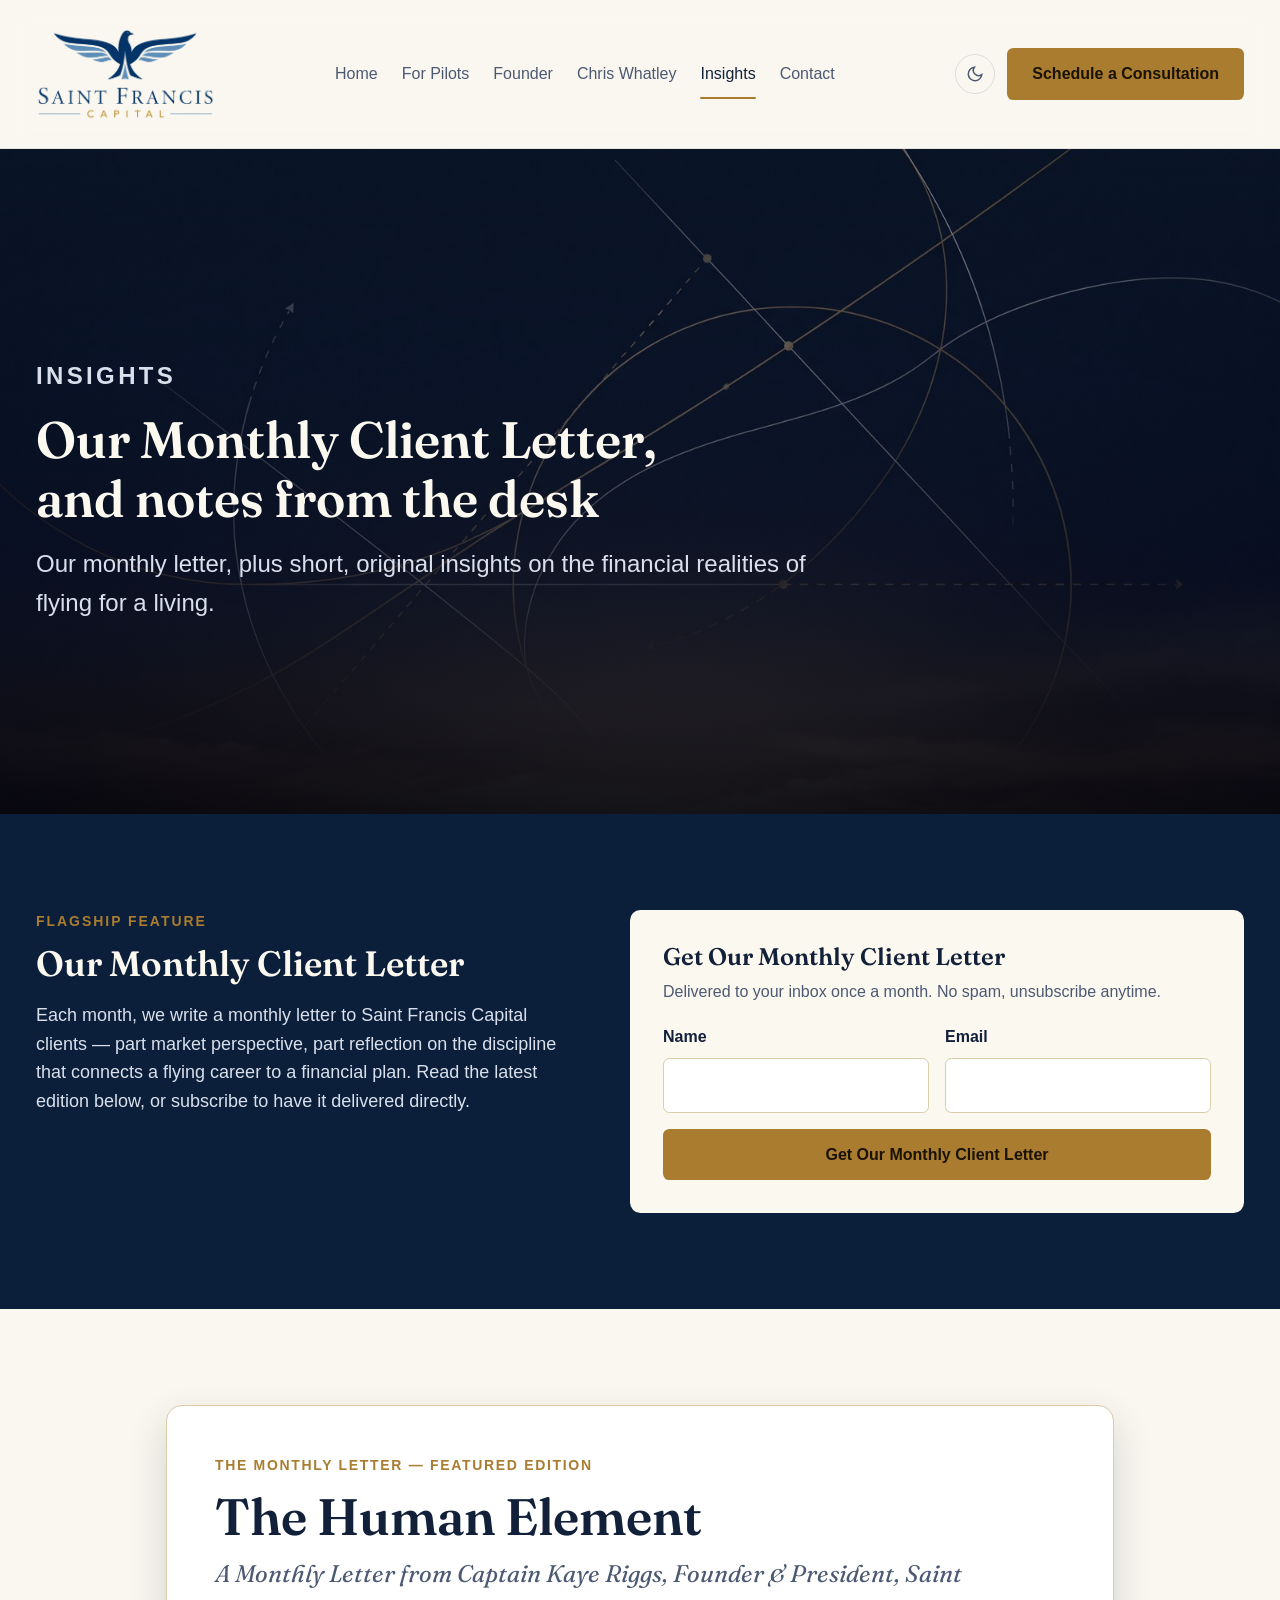
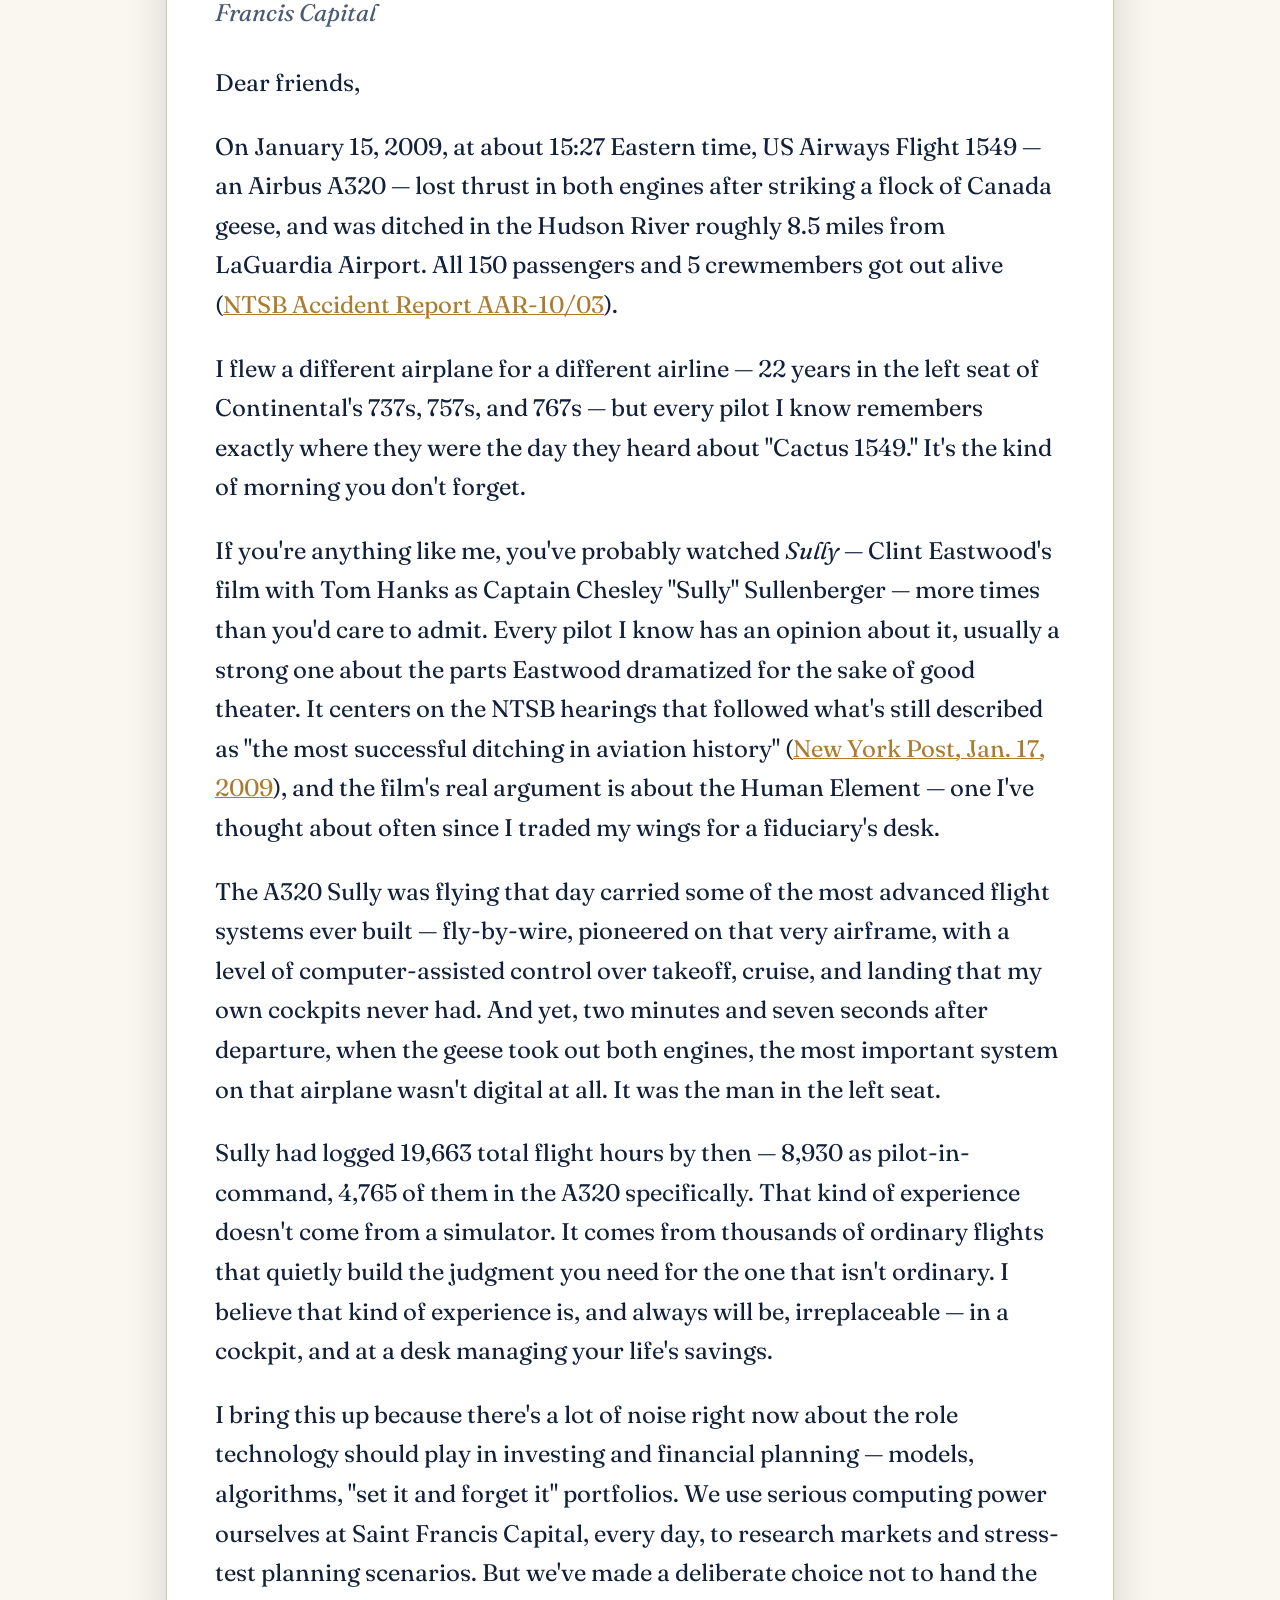
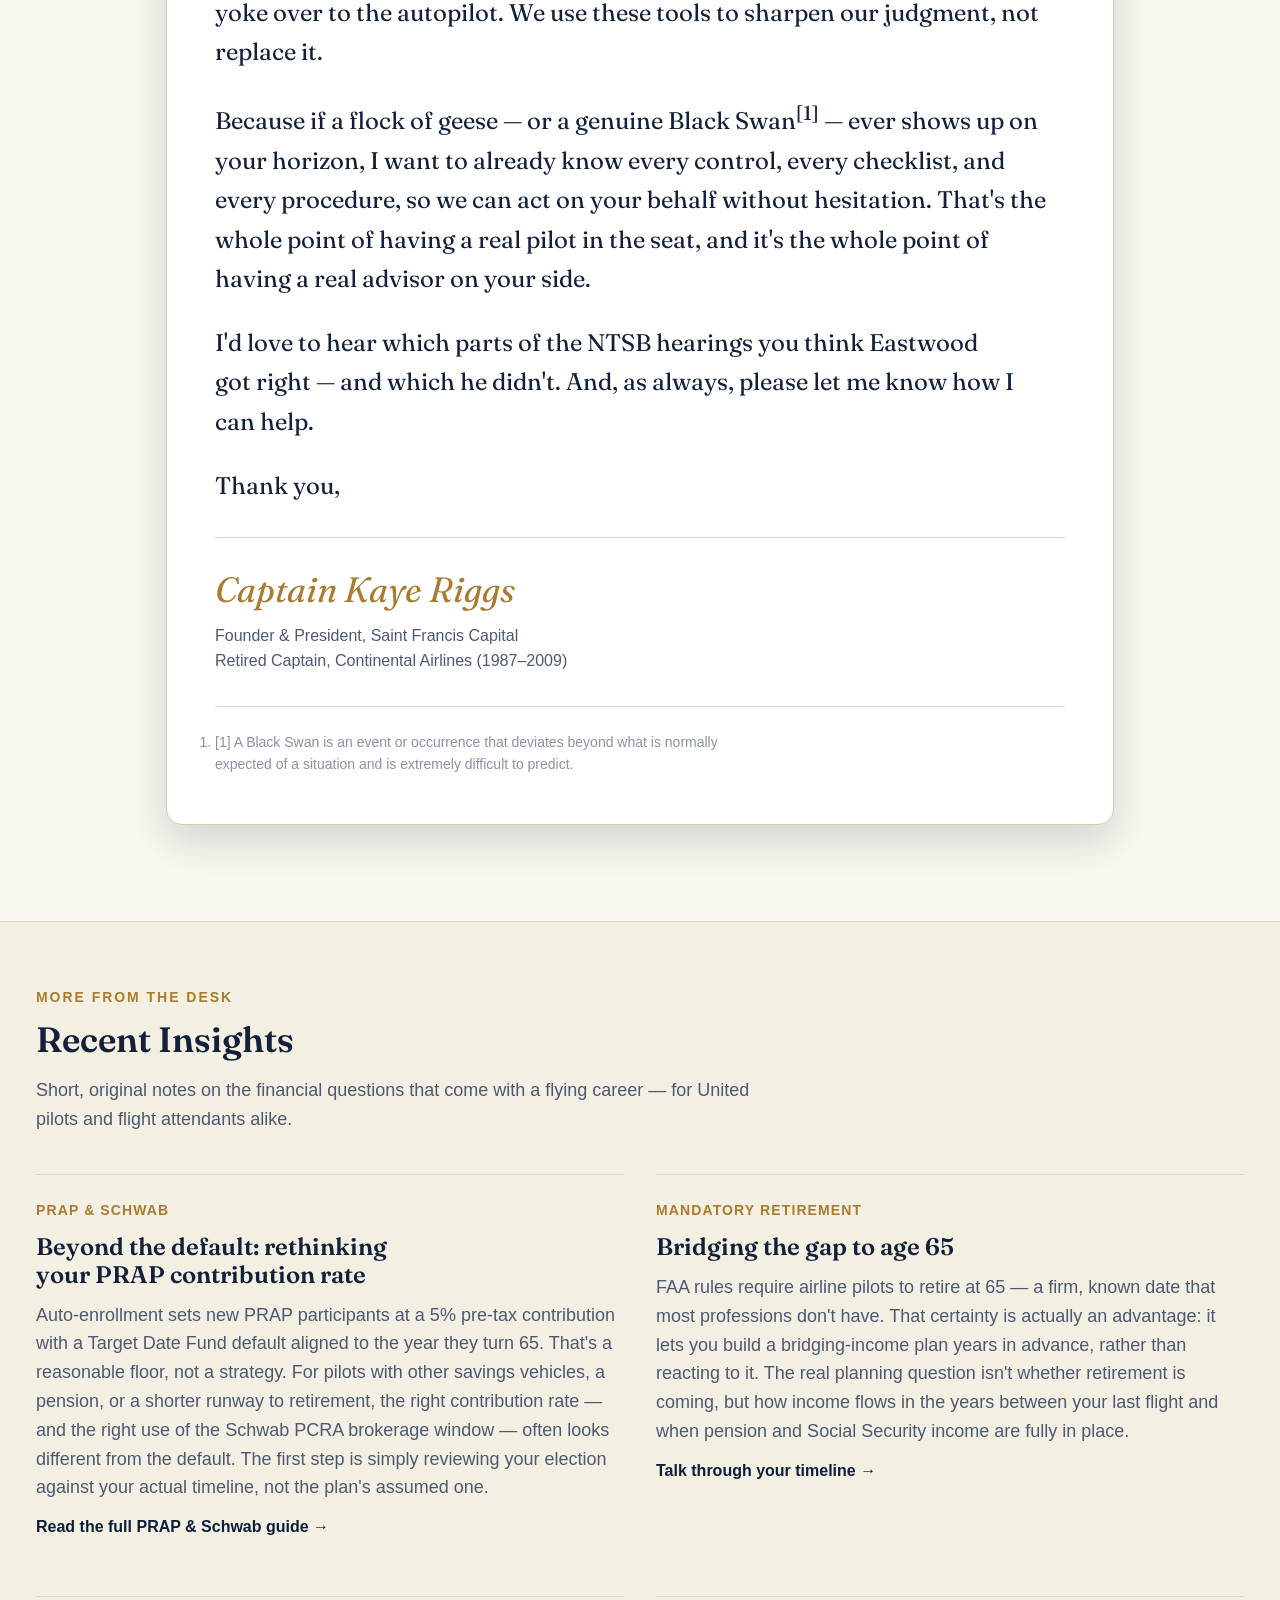
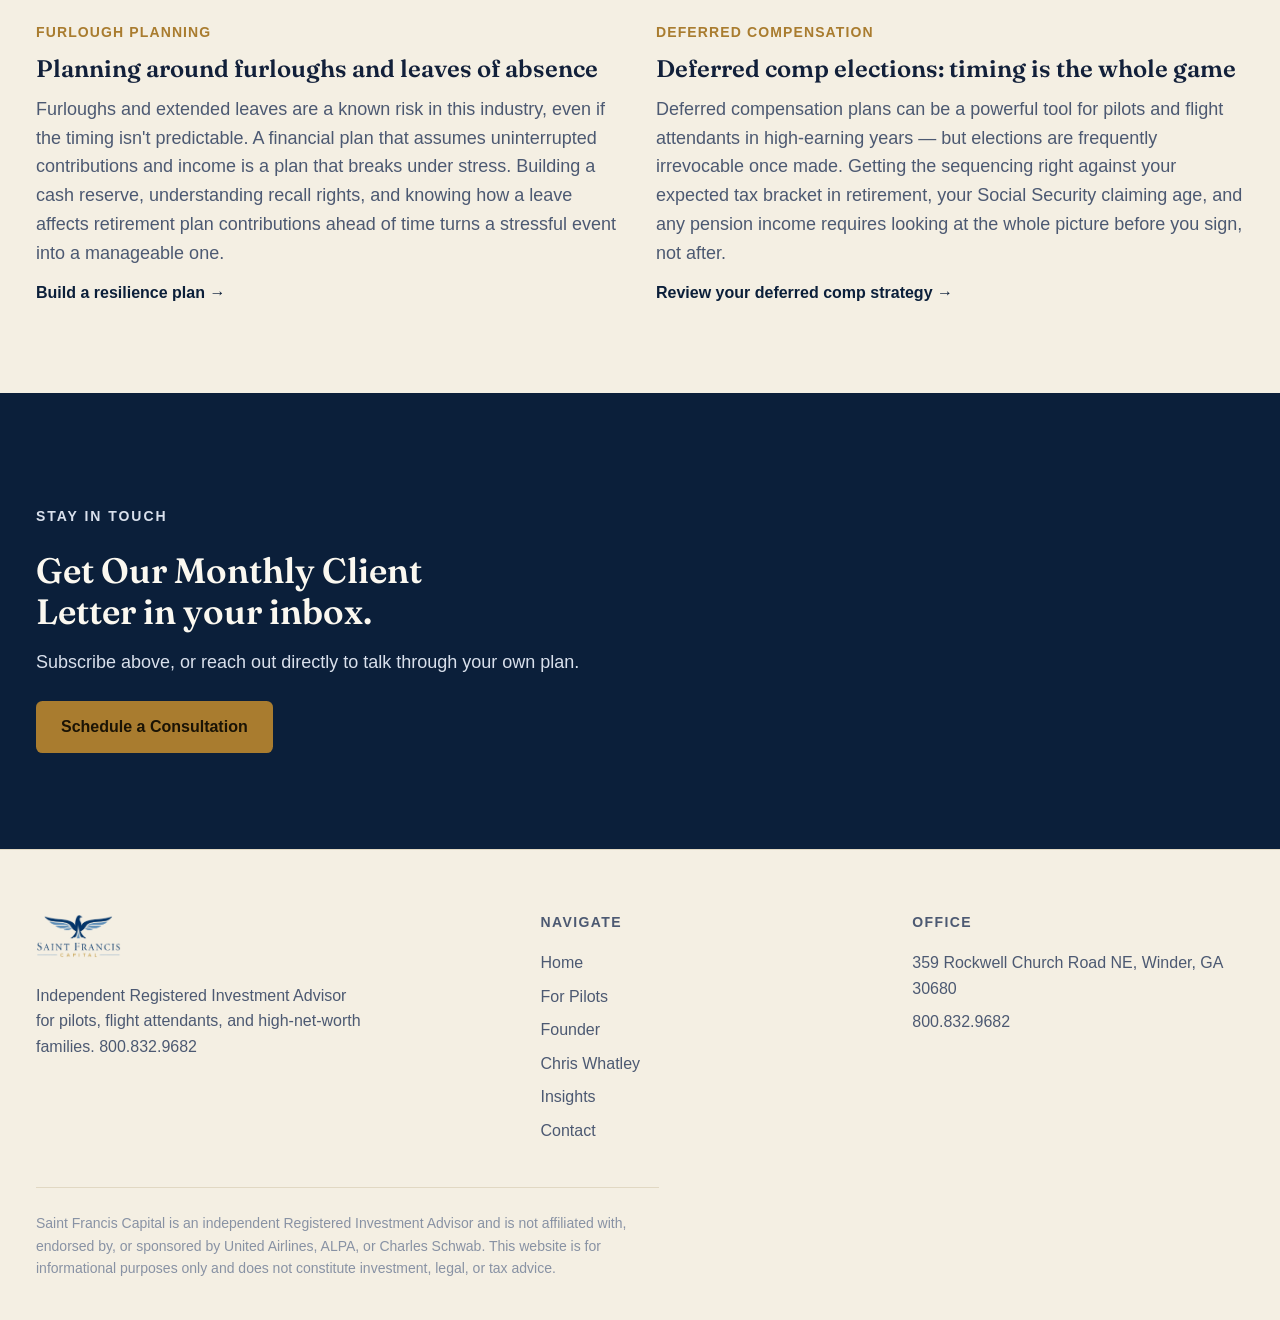
<file: pages/insights.html>
<!DOCTYPE html>
<html lang="en">
<head>
<meta charset="UTF-8">
<meta name="viewport" content="width=device-width, initial-scale=1.0">
<title>Insights &amp; Our Monthly Client Letter | Saint Francis Capital</title>
<meta name="description" content="Captain Kaye Riggs's monthly letter to Saint Francis Capital clients, plus short insights on PRAP strategy, mandatory retirement, furlough planning, and deferred compensation for airline pilots and flight attendants.">
<meta property="og:title" content="Insights & Our Monthly Client Letter | Saint Francis Capital">
<meta property="og:description" content="A personal monthly letter from our founder, plus original insights for pilots and flight attendants planning their retirement.">
<link rel="icon" type="image/svg+xml" href="../assets/favicon.svg">
<link rel="preconnect" href="https://fonts.googleapis.com">
<link rel="preconnect" href="https://fonts.gstatic.com" crossorigin>
<link href="https://fonts.googleapis.com/css2?family=Fraunces:opsz,wght@9..144,400;9..144,500;9..144,600;9..144,700&family=Fraunces:ital,opsz,wght@1,9..144,500&display=swap" rel="stylesheet">
<link href="https://api.fontshare.com/v2/css?f[]=general-sans@400,500,600,700&display=swap" rel="stylesheet">
<link rel="stylesheet" href="../base.css">
<link rel="stylesheet" href="../style.css">
</head>
<body>
<a href="#main" class="skip-link">Skip to content</a>

<header class="site-header">
  <div class="nav-wrap">
    <a href="../index.html" class="brand" aria-label="Saint Francis Capital — Home">
<span class="logo-swap"><img src="../assets/logo-mark-dark.png" alt="Saint Francis Capital" class="brand-logo logo-dark"><img src="../assets/logo-mark-light.png" alt="Saint Francis Capital" class="brand-logo logo-light"></span>
    </a>
    <nav class="main-nav" aria-label="Primary">
      <a href="../index.html">Home</a>
      <a href="./for-pilots.html">For Pilots</a>
      <a href="./about.html">Founder</a>
    <a href="./chris-whatley.html">Chris Whatley</a>
      <a href="./insights.html" aria-current="page">Insights</a>
      <a href="./contact.html">Contact</a>
    </nav>
    <div class="nav-actions">
      <button class="theme-toggle" data-theme-toggle type="button" aria-label="Toggle dark mode"></button>
      <a href="./contact.html" class="btn btn-primary nav-cta">Schedule a Consultation</a>
      <button class="hamburger" data-hamburger type="button" aria-label="Open menu" aria-expanded="false">
        <svg viewBox="0 0 24 24" fill="none" stroke="currentColor" stroke-width="2"><path d="M3 6h18M3 12h18M3 18h18"/></svg>
      </button>
    </div>
  </div>
</header>
<div class="mobile-menu" data-mobile-menu>
    <a href="../index.html">Home</a>
    <a href="./for-pilots.html">For Pilots</a>
    <a href="./about.html">Founder</a>
    <a href="./chris-whatley.html">Chris Whatley</a>
    <a href="./insights.html">Insights</a>
    <a href="./contact.html">Contact</a>
    <a href="./contact.html" class="btn btn-primary nav-cta">Schedule a Consultation</a>
  </div>


<main id="main">

  <section class="page-hero">
    <div class="hero-media"><img src="../assets/hero-insights.jpg" alt="" loading="eager" decoding="async" width="1600" height="900"></div>
    <div class="page-hero-content">
      <p class="eyebrow">Insights</p>
      <h1>Our Monthly Client Letter, and notes from the desk</h1>
      <p>Our monthly letter, plus short, original insights on the financial realities of flying for a living.</p>
    </div>
  </section>

  <!-- MONTHLY LETTER FEATURE + SIGNUP -->
  <section class="letter-feature">
    <div class="container-wide">
      <div class="letter-feature-grid">
        <div class="reveal">
          <p class="eyebrow">Flagship feature</p>
          <h2>Our Monthly Client Letter</h2>
          <p class="lede">Each month, we write a monthly letter to Saint Francis Capital clients — part market perspective, part reflection on the discipline that connects a flying career to a financial plan. Read the latest edition below, or subscribe to have it delivered directly.</p>
        </div>
        <div class="reveal">
          <!-- Static UI only — no backend wired yet. Requires email service integration (e.g. ESP API or serverless form handler) before this can go live. -->
          <form class="letter-signup" data-newsletter-form aria-label="Subscribe to Our Monthly Client Letter">
            <h3>Get Our Monthly Client Letter</h3>
            <p>Delivered to your inbox once a month. No spam, unsubscribe anytime.</p>
            <div class="form-row two">
              <div class="form-field">
                <label for="letter-name">Name</label>
                <input type="text" id="letter-name" name="name" autocomplete="name" required>
              </div>
              <div class="form-field">
                <label for="letter-email">Email</label>
                <input type="email" id="letter-email" name="email" autocomplete="email" required>
              </div>
            </div>
            <button type="submit" class="btn btn-primary">Get Our Monthly Client Letter</button>
            <p class="letter-signup-note" data-form-status hidden></p>
          </form>
        </div>
      </div>
    </div>
  </section>

  <!-- FEATURED LETTER: THE HUMAN ELEMENT -->
  <section>
    <div class="container">
      <article class="letter-card reveal">
        <p class="letter-kicker">The Monthly Letter — Featured Edition</p>
        <h2>The Human Element</h2>
        <p class="letter-subtitle">A Monthly Letter from Captain Kaye Riggs, Founder &amp; President, Saint Francis Capital</p>

        <p class="letter-salutation">Dear friends,</p>

        <div class="letter-body">
          <p>On January 15, 2009, at about 15:27 Eastern time, US Airways Flight 1549 — an Airbus A320 — lost thrust in both engines after striking a flock of Canada geese, and was ditched in the Hudson River roughly 8.5 miles from LaGuardia Airport. All 150 passengers and 5 crewmembers got out alive (<a href="https://www.ntsb.gov/investigations/AccidentReports/Reports/AAR1003.pdf" target="_blank" rel="noopener noreferrer">NTSB Accident Report AAR-10/03</a>).</p>

          <p>I flew a different airplane for a different airline — 22 years in the left seat of Continental's 737s, 757s, and 767s — but every pilot I know remembers exactly where they were the day they heard about "Cactus 1549." It's the kind of morning you don't forget.</p>

          <p>If you're anything like me, you've probably watched <em>Sully</em> — Clint Eastwood's film with Tom Hanks as Captain Chesley "Sully" Sullenberger — more times than you'd care to admit. Every pilot I know has an opinion about it, usually a strong one about the parts Eastwood dramatized for the sake of good theater. It centers on the NTSB hearings that followed what's still described as "the most successful ditching in aviation history" (<a href="https://web.archive.org/web/2009*/http://www.nypost.com/seven/01172009/news/regionalnews/quiet_air_hero_is_captain_america_150593.htm" target="_blank" rel="noopener noreferrer">New York Post, Jan. 17, 2009</a>), and the film's real argument is about the Human Element — one I've thought about often since I traded my wings for a fiduciary's desk.</p>

          <p>The A320 Sully was flying that day carried some of the most advanced flight systems ever built — fly-by-wire, pioneered on that very airframe, with a level of computer-assisted control over takeoff, cruise, and landing that my own cockpits never had. And yet, two minutes and seven seconds after departure, when the geese took out both engines, the most important system on that airplane wasn't digital at all. It was the man in the left seat.</p>

          <p>Sully had logged 19,663 total flight hours by then — 8,930 as pilot-in-command, 4,765 of them in the A320 specifically. That kind of experience doesn't come from a simulator. It comes from thousands of ordinary flights that quietly build the judgment you need for the one that isn't ordinary. I believe that kind of experience is, and always will be, irreplaceable — in a cockpit, and at a desk managing your life's savings.</p>

          <p>I bring this up because there's a lot of noise right now about the role technology should play in investing and financial planning — models, algorithms, "set it and forget it" portfolios. We use serious computing power ourselves at Saint Francis Capital, every day, to research markets and stress-test planning scenarios. But we've made a deliberate choice not to hand the yoke over to the autopilot. We use these tools to sharpen our judgment, not replace it.</p>

          <p>Because if a flock of geese — or a genuine Black Swan<sup>[1]</sup> — ever shows up on your horizon, I want to already know every control, every checklist, and every procedure, so we can act on your behalf without hesitation. That's the whole point of having a real pilot in the seat, and it's the whole point of having a real advisor on your side.</p>

          <p>I'd love to hear which parts of the NTSB hearings you think Eastwood got right — and which he didn't. And, as always, please let me know how I can help.</p>

          <p>Thank you,</p>
        </div>

        <div class="letter-signature">
          <p class="sig-name">Captain Kaye Riggs</p>
          <p class="sig-role">Founder &amp; President, Saint Francis Capital<br>Retired Captain, Continental Airlines (1987–2009)</p>
        </div>

        <ol class="letter-footnotes">
          <li>[1] A Black Swan is an event or occurrence that deviates beyond what is normally expected of a situation and is extremely difficult to predict.</li>
        </ol>
      </article>
    </div>
  </section>

  <!-- MORE FROM THE DESK -->
  <section class="section-tight" style="background:var(--color-surface-2); border-top:1px solid var(--color-divider);">
    <div class="container-wide">
      <div class="section-head wide reveal">
        <p class="eyebrow">More from the desk</p>
        <h2>Recent Insights</h2>
        <p class="mt-4 text-muted">Short, original notes on the financial questions that come with a flying career — for United pilots and flight attendants alike.</p>
      </div>

      <div class="article-grid reveal">
        <article class="article-card">
          <span class="tag">PRAP &amp; Schwab</span>
          <h3>Beyond the default: rethinking your PRAP contribution rate</h3>
          <p>Auto-enrollment sets new PRAP participants at a 5% pre-tax contribution with a Target Date Fund default aligned to the year they turn 65. That's a reasonable floor, not a strategy. For pilots with other savings vehicles, a pension, or a shorter runway to retirement, the right contribution rate — and the right use of the Schwab PCRA brokerage window — often looks different from the default. The first step is simply reviewing your election against your actual timeline, not the plan's assumed one.</p>
          <a href="./for-pilots.html" class="read-link">Read the full PRAP &amp; Schwab guide →</a>
        </article>

        <article class="article-card">
          <span class="tag">Mandatory Retirement</span>
          <h3>Bridging the gap to age 65</h3>
          <p>FAA rules require airline pilots to retire at 65 — a firm, known date that most professions don't have. That certainty is actually an advantage: it lets you build a bridging-income plan years in advance, rather than reacting to it. The real planning question isn't whether retirement is coming, but how income flows in the years between your last flight and when pension and Social Security income are fully in place.</p>
          <a href="./contact.html" class="read-link">Talk through your timeline →</a>
        </article>

        <article class="article-card">
          <span class="tag">Furlough Planning</span>
          <h3>Planning around furloughs and leaves of absence</h3>
          <p>Furloughs and extended leaves are a known risk in this industry, even if the timing isn't predictable. A financial plan that assumes uninterrupted contributions and income is a plan that breaks under stress. Building a cash reserve, understanding recall rights, and knowing how a leave affects retirement plan contributions ahead of time turns a stressful event into a manageable one.</p>
          <a href="./contact.html" class="read-link">Build a resilience plan →</a>
        </article>

        <article class="article-card">
          <span class="tag">Deferred Compensation</span>
          <h3>Deferred comp elections: timing is the whole game</h3>
          <p>Deferred compensation plans can be a powerful tool for pilots and flight attendants in high-earning years — but elections are frequently irrevocable once made. Getting the sequencing right against your expected tax bracket in retirement, your Social Security claiming age, and any pension income requires looking at the whole picture before you sign, not after.</p>
          <a href="./contact.html" class="read-link">Review your deferred comp strategy →</a>
        </article>
      </div>
    </div>
  </section>

  <section class="cta-band">
    <div class="container-wide">
      <p class="eyebrow reveal">Stay in touch</p>
      <h2 class="reveal">Get Our Monthly Client Letter in your inbox.</h2>
      <p class="reveal">Subscribe above, or reach out directly to talk through your own plan.</p>
      <a href="./contact.html" class="btn btn-primary reveal">Schedule a Consultation</a>
    </div>
  </section>

</main>

<footer class="site-footer">
  <div class="container-wide">
    <div class="footer-grid">
      <div class="footer-brand">
        <span class="logo-swap"><img src="../assets/logo-mark-dark.png" alt="Saint Francis Capital" class="brand-logo logo-dark"><img src="../assets/logo-mark-light.png" alt="Saint Francis Capital" class="brand-logo logo-light"></span>
        <p>Independent Registered Investment Advisor for pilots, flight attendants, and high-net-worth families. 800.832.9682</p>
      </div>
      <div>
        <h4>Navigate</h4>
        <a href="../index.html">Home</a>
        <a href="./for-pilots.html">For Pilots</a>
        <a href="./about.html">Founder</a>
    <a href="./chris-whatley.html">Chris Whatley</a>
        <a href="./insights.html">Insights</a>
        <a href="./contact.html">Contact</a>
      </div>
      <div>
        <h4>Office</h4>
        <a href="./contact.html">359 Rockwell Church Road NE, Winder, GA 30680</a>
        <a href="tel:8008329682">800.832.9682</a>
      </div>
    </div>
    <p class="footer-disclosure">Saint Francis Capital is an independent Registered Investment Advisor and is not affiliated with, endorsed by, or sponsored by United Airlines, ALPA, or Charles Schwab. This website is for informational purposes only and does not constitute investment, legal, or tax advice.</p>
  </div>
</footer>

<script src="../app.js" defer></script>
</body>
</html>
</file>
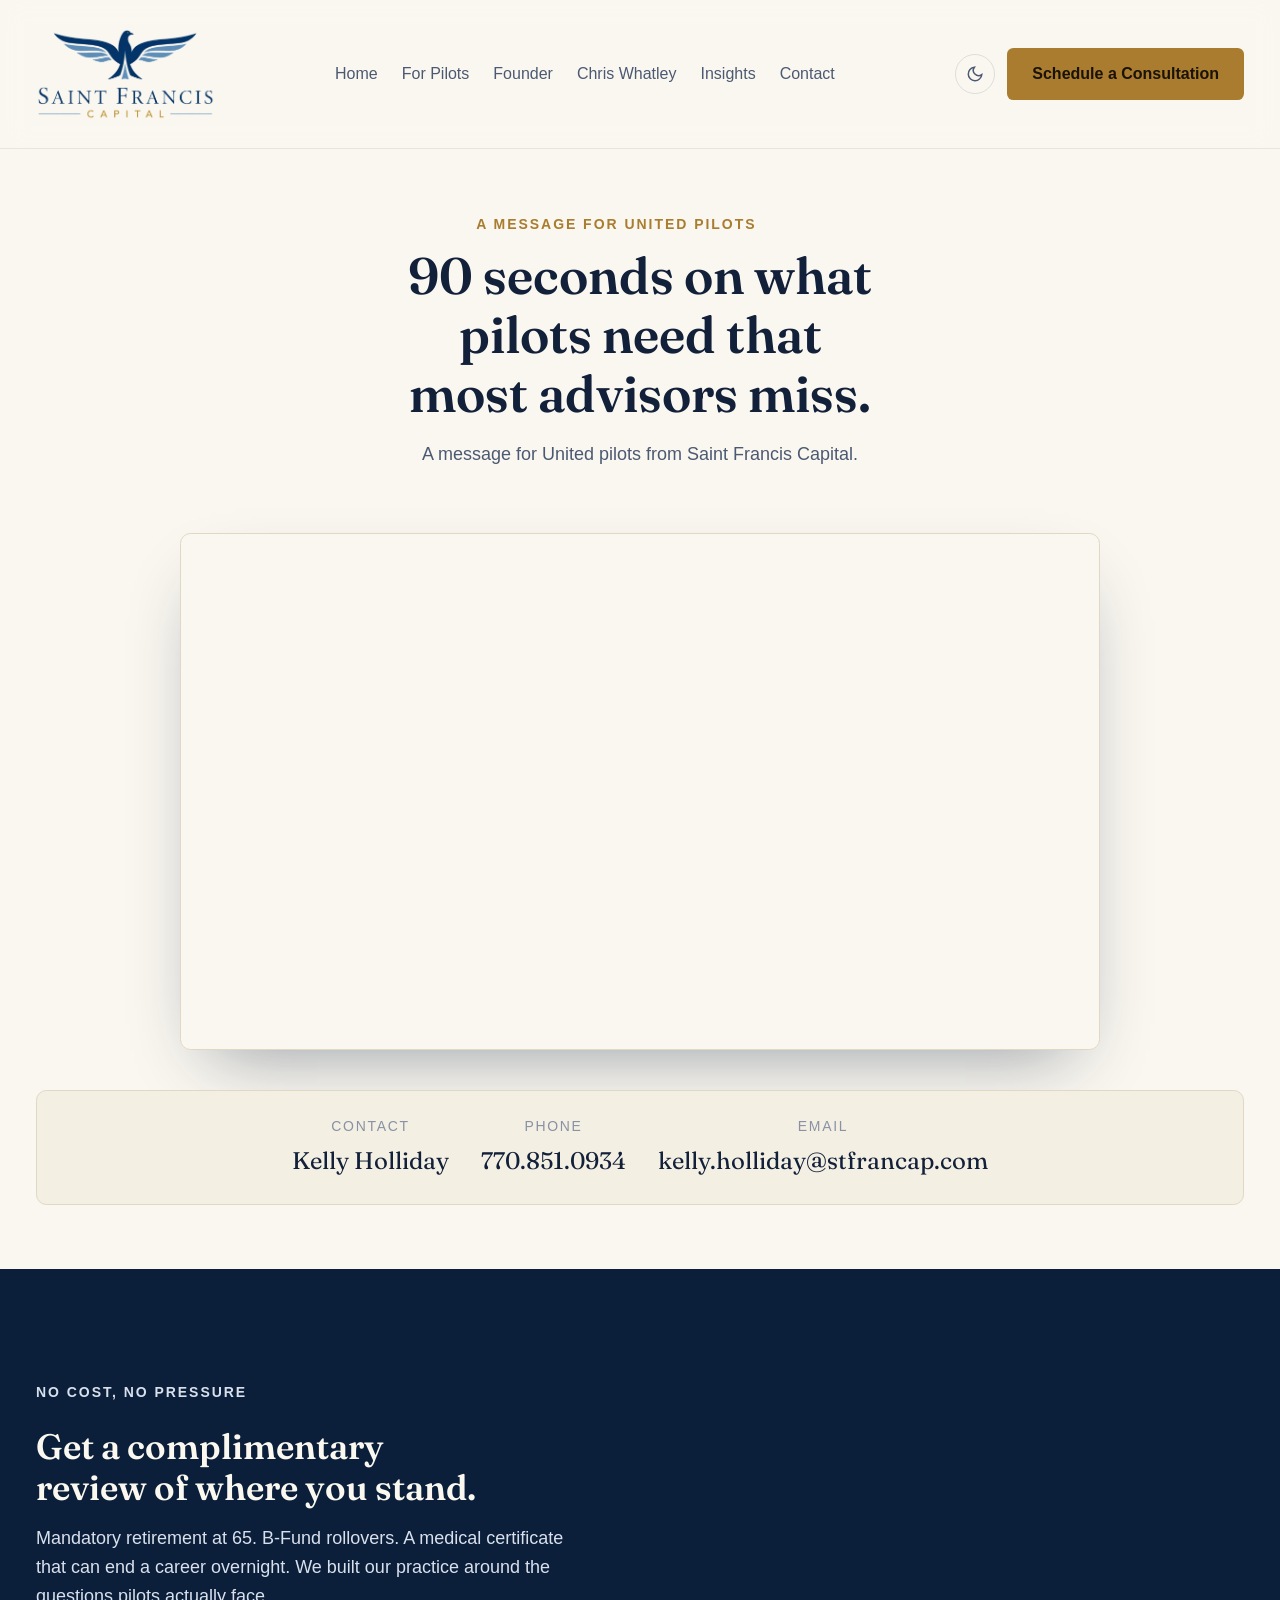
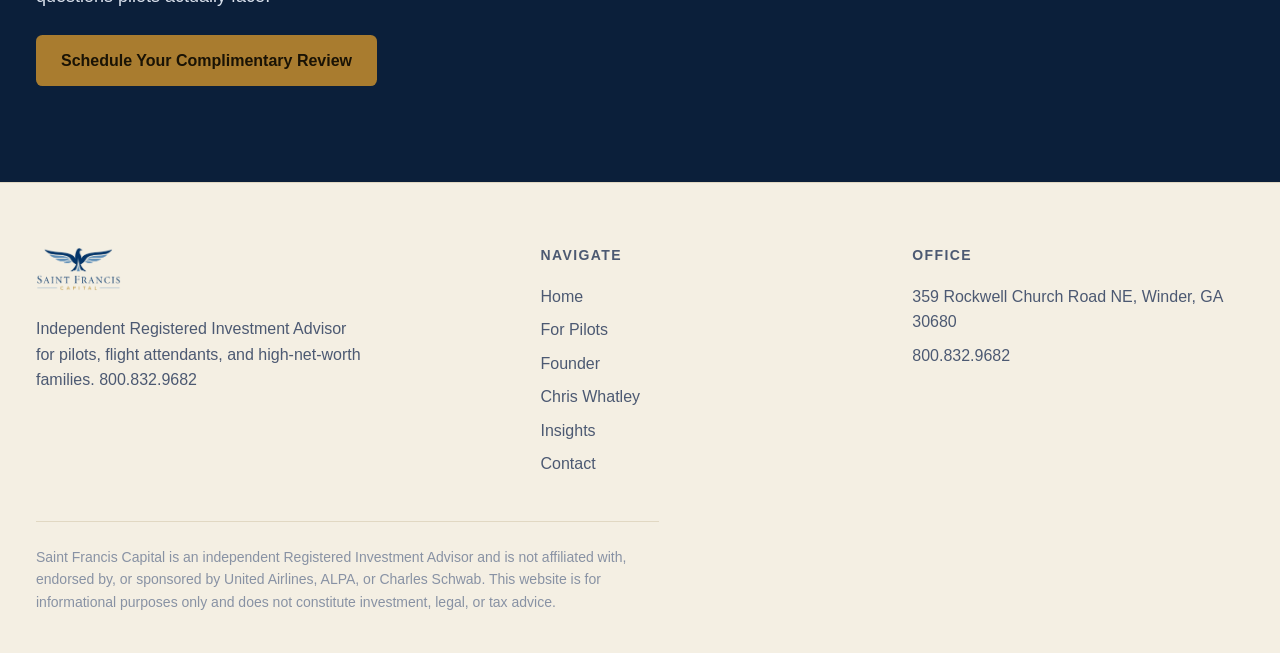
<file: pages/pilot-message.html>
<!DOCTYPE html>
<html lang="en">
<head>
<meta charset="UTF-8">
<meta name="viewport" content="width=device-width, initial-scale=1.0">
<title>A Message for United Pilots | Saint Francis Capital</title>
<meta name="description" content="A 90-second message for United pilots from Saint Francis Capital — what most advisors miss about mandatory retirement, PRAP rollovers, and medical-certificate risk.">
<meta property="og:title" content="A Message for United Pilots | Saint Francis Capital">
<meta property="og:description" content="90 seconds on what pilots need that most advisors miss.">
<link rel="icon" type="image/svg+xml" href="../assets/favicon.svg">
<link rel="preconnect" href="https://fonts.googleapis.com">
<link rel="preconnect" href="https://fonts.gstatic.com" crossorigin>
<link href="https://fonts.googleapis.com/css2?family=Fraunces:opsz,wght@9..144,400;9..144,500;9..144,600;9..144,700&display=swap" rel="stylesheet">
<link href="https://api.fontshare.com/v2/css?f[]=general-sans@400,500,600,700&display=swap" rel="stylesheet">
<link rel="stylesheet" href="../base.css">
<link rel="stylesheet" href="../style.css">
<style>
  .video-frame {
    position: relative;
    width: 100%;
    max-width: 920px;
    margin: 0 auto;
    aspect-ratio: 16 / 9;
    border-radius: var(--radius-lg);
    overflow: hidden;
    box-shadow: 0 30px 70px -30px oklch(from var(--color-primary) l c h / 0.45);
    border: 1px solid var(--color-divider);
  }
  .video-frame iframe { position: absolute; inset: 0; width: 100%; height: 100%; border: 0; }

  .message-contact {
    display: flex;
    flex-wrap: wrap;
    justify-content: center;
    gap: var(--space-8);
    margin-top: var(--space-10);
    padding: var(--space-6) var(--space-8);
    border: 1px solid var(--color-divider);
    border-radius: var(--radius-lg);
    background: var(--color-surface-2);
  }
  .message-contact .item { text-align: center; }
  .message-contact .item .label {
    font-size: var(--text-xs);
    letter-spacing: 0.12em;
    text-transform: uppercase;
    color: var(--color-text-faint);
    margin-bottom: var(--space-1);
  }
  .message-contact .item .value {
    font-family: var(--font-display);
    font-size: var(--text-lg);
    color: var(--color-text);
  }
  .message-contact .item .value a { color: inherit; text-decoration: none; }
  .message-contact .item .value a:hover { color: var(--color-gold); }
</style>
</head>
<body>
<a href="#main" class="skip-link">Skip to content</a>

<header class="site-header">
  <div class="nav-wrap">
    <a href="../index.html" class="brand" aria-label="Saint Francis Capital — Home">
<span class="logo-swap"><img src="../assets/logo-mark-dark.png" alt="Saint Francis Capital" class="brand-logo logo-dark"><img src="../assets/logo-mark-light.png" alt="Saint Francis Capital" class="brand-logo logo-light"></span>
    </a>
    <nav class="main-nav" aria-label="Primary">
      <a href="../index.html">Home</a>
      <a href="./for-pilots.html">For Pilots</a>
      <a href="./about.html">Founder</a>
    <a href="./chris-whatley.html">Chris Whatley</a>
      <a href="./insights.html">Insights</a>
      <a href="./contact.html">Contact</a>
    </nav>
    <div class="nav-actions">
      <button class="theme-toggle" data-theme-toggle type="button" aria-label="Toggle dark mode"></button>
      <a href="./contact.html" class="btn btn-primary nav-cta">Schedule a Consultation</a>
      <button class="hamburger" data-hamburger type="button" aria-label="Open menu" aria-expanded="false">
        <svg viewBox="0 0 24 24" fill="none" stroke="currentColor" stroke-width="2"><path d="M3 6h18M3 12h18M3 18h18"/></svg>
      </button>
    </div>
  </div>
</header>
<div class="mobile-menu" data-mobile-menu>
    <a href="../index.html">Home</a>
    <a href="./for-pilots.html">For Pilots</a>
    <a href="./about.html">Founder</a>
    <a href="./chris-whatley.html">Chris Whatley</a>
    <a href="./insights.html">Insights</a>
    <a href="./contact.html">Contact</a>
    <a href="./contact.html" class="btn btn-primary nav-cta">Schedule a Consultation</a>
  </div>


<main id="main">

  <!-- MESSAGE HERO -->
  <section class="section-tight">
    <div class="container-narrow" style="text-align:center;">
      <p class="eyebrow reveal">A Message for United Pilots</p>
      <h1 class="reveal" style="font-size:var(--text-2xl); margin-top:var(--space-3);">90 seconds on what pilots need that most advisors miss.</h1>
      <p class="reveal mt-4 text-muted" style="max-width:60ch; margin-inline:auto;">A message for United pilots from Saint Francis Capital.</p>
    </div>
  </section>

  <!-- VIDEO -->
  <section class="section-tight" style="padding-top:0;">
    <div class="container-wide">
      <div class="video-frame reveal">
        <iframe src="https://www.youtube.com/embed/LCk-dtVZpFI" title="A message for United pilots from Saint Francis Capital" loading="lazy" allow="accelerometer; autoplay; clipboard-write; encrypted-media; gyroscope; picture-in-picture" allowfullscreen></iframe>
      </div>

      <div class="message-contact reveal">
        <div class="item">
          <div class="label">Contact</div>
          <div class="value">Kelly Holliday</div>
        </div>
        <div class="item">
          <div class="label">Phone</div>
          <div class="value"><a href="tel:7708510934">770.851.0934</a></div>
        </div>
        <div class="item">
          <div class="label">Email</div>
          <div class="value"><a href="mailto:kelly.holliday@stfrancap.com">kelly.holliday@stfrancap.com</a></div>
        </div>
      </div>
    </div>
  </section>

  <!-- CTA -->
  <section class="cta-band">
    <div class="container-wide">
      <p class="eyebrow reveal">No cost, no pressure</p>
      <h2 class="reveal">Get a complimentary review of where you stand.</h2>
      <p class="reveal">Mandatory retirement at 65. B-Fund rollovers. A medical certificate that can end a career overnight. We built our practice around the questions pilots actually face.</p>
      <a href="./contact.html" class="btn btn-primary reveal">Schedule Your Complimentary Review</a>
    </div>
  </section>

</main>

<footer class="site-footer">
  <div class="container-wide">
    <div class="footer-grid">
      <div class="footer-brand">
        <span class="logo-swap"><img src="../assets/logo-mark-dark.png" alt="Saint Francis Capital" class="brand-logo logo-dark"><img src="../assets/logo-mark-light.png" alt="Saint Francis Capital" class="brand-logo logo-light"></span>
        <p>Independent Registered Investment Advisor for pilots, flight attendants, and high-net-worth families. 800.832.9682</p>
      </div>
      <div>
        <h4>Navigate</h4>
        <a href="../index.html">Home</a>
        <a href="./for-pilots.html">For Pilots</a>
        <a href="./about.html">Founder</a>
    <a href="./chris-whatley.html">Chris Whatley</a>
        <a href="./insights.html">Insights</a>
        <a href="./contact.html">Contact</a>
      </div>
      <div>
        <h4>Office</h4>
        <a href="./contact.html">359 Rockwell Church Road NE, Winder, GA 30680</a>
        <a href="tel:8008329682">800.832.9682</a>
      </div>
    </div>
    <p class="footer-disclosure">Saint Francis Capital is an independent Registered Investment Advisor and is not affiliated with, endorsed by, or sponsored by United Airlines, ALPA, or Charles Schwab. This website is for informational purposes only and does not constitute investment, legal, or tax advice.</p>
  </div>
</footer>

<script src="../app.js" defer></script>
</body>
</html>
</file>
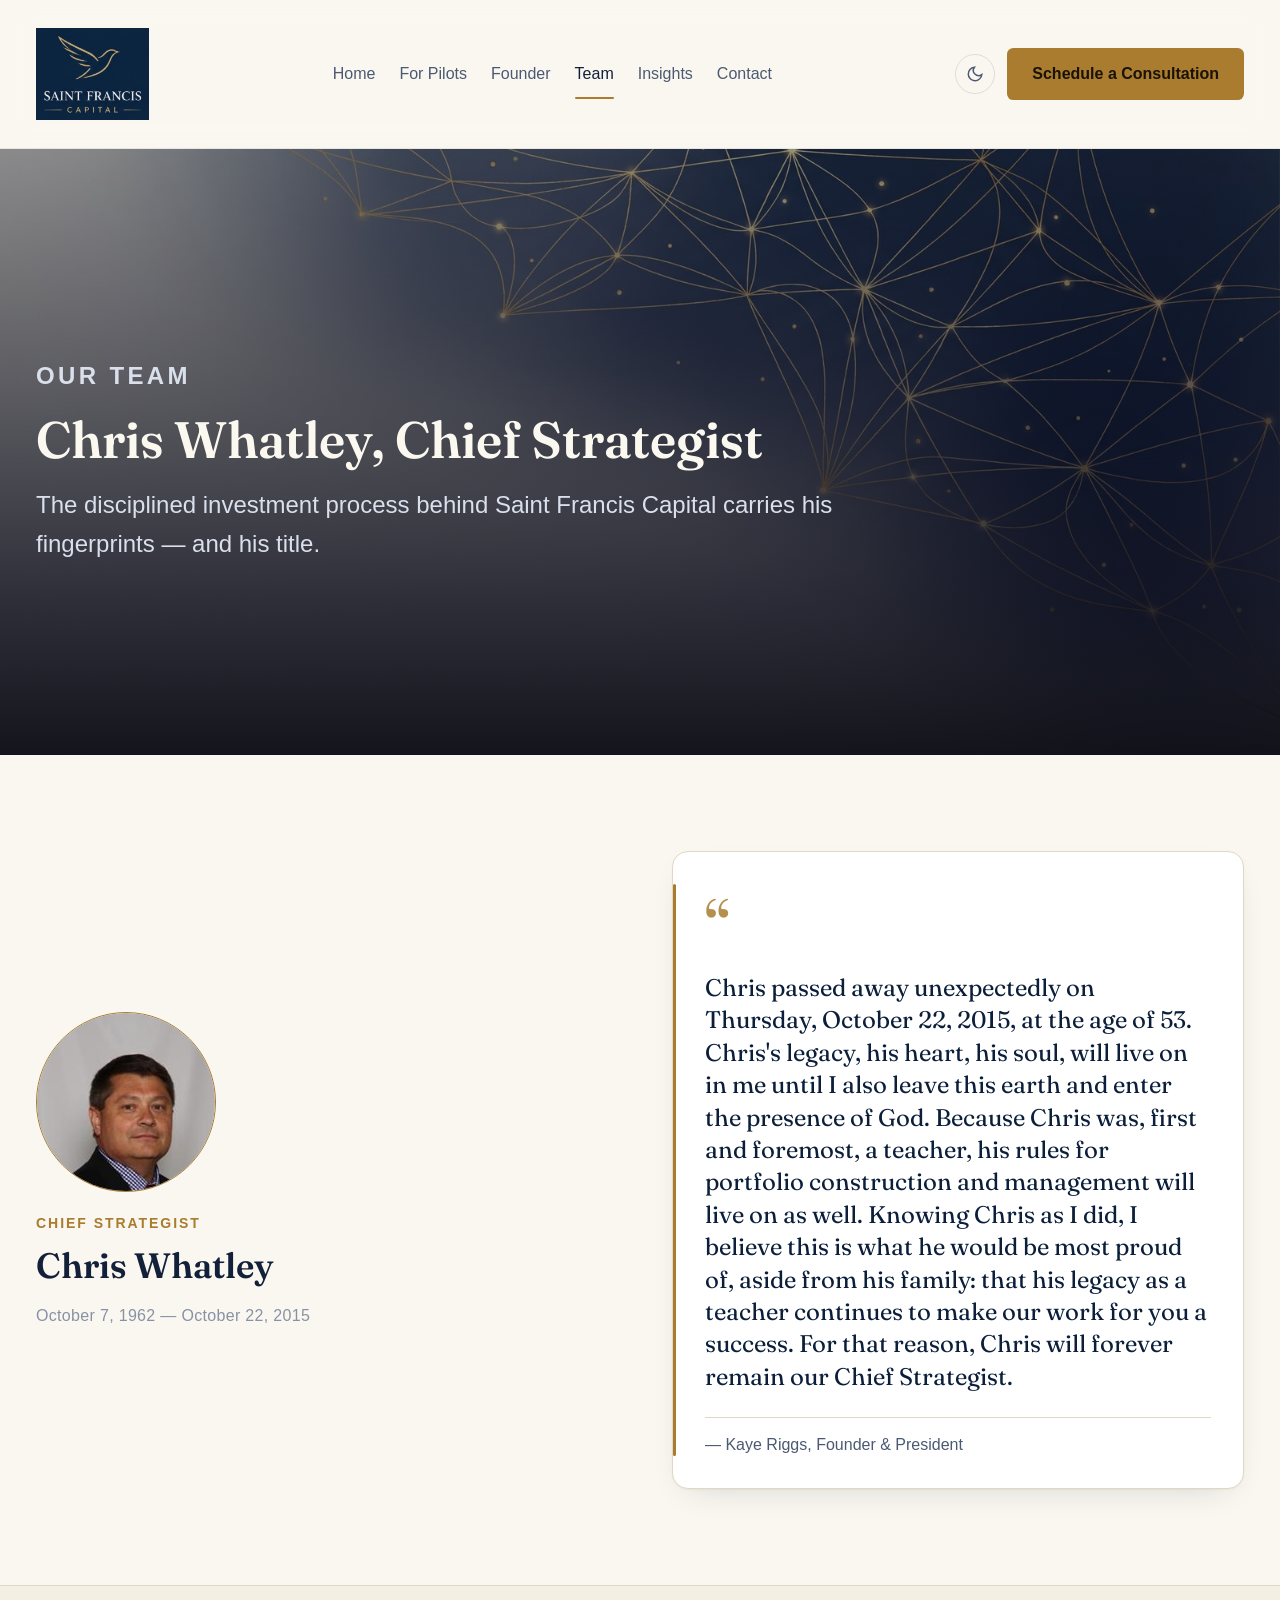
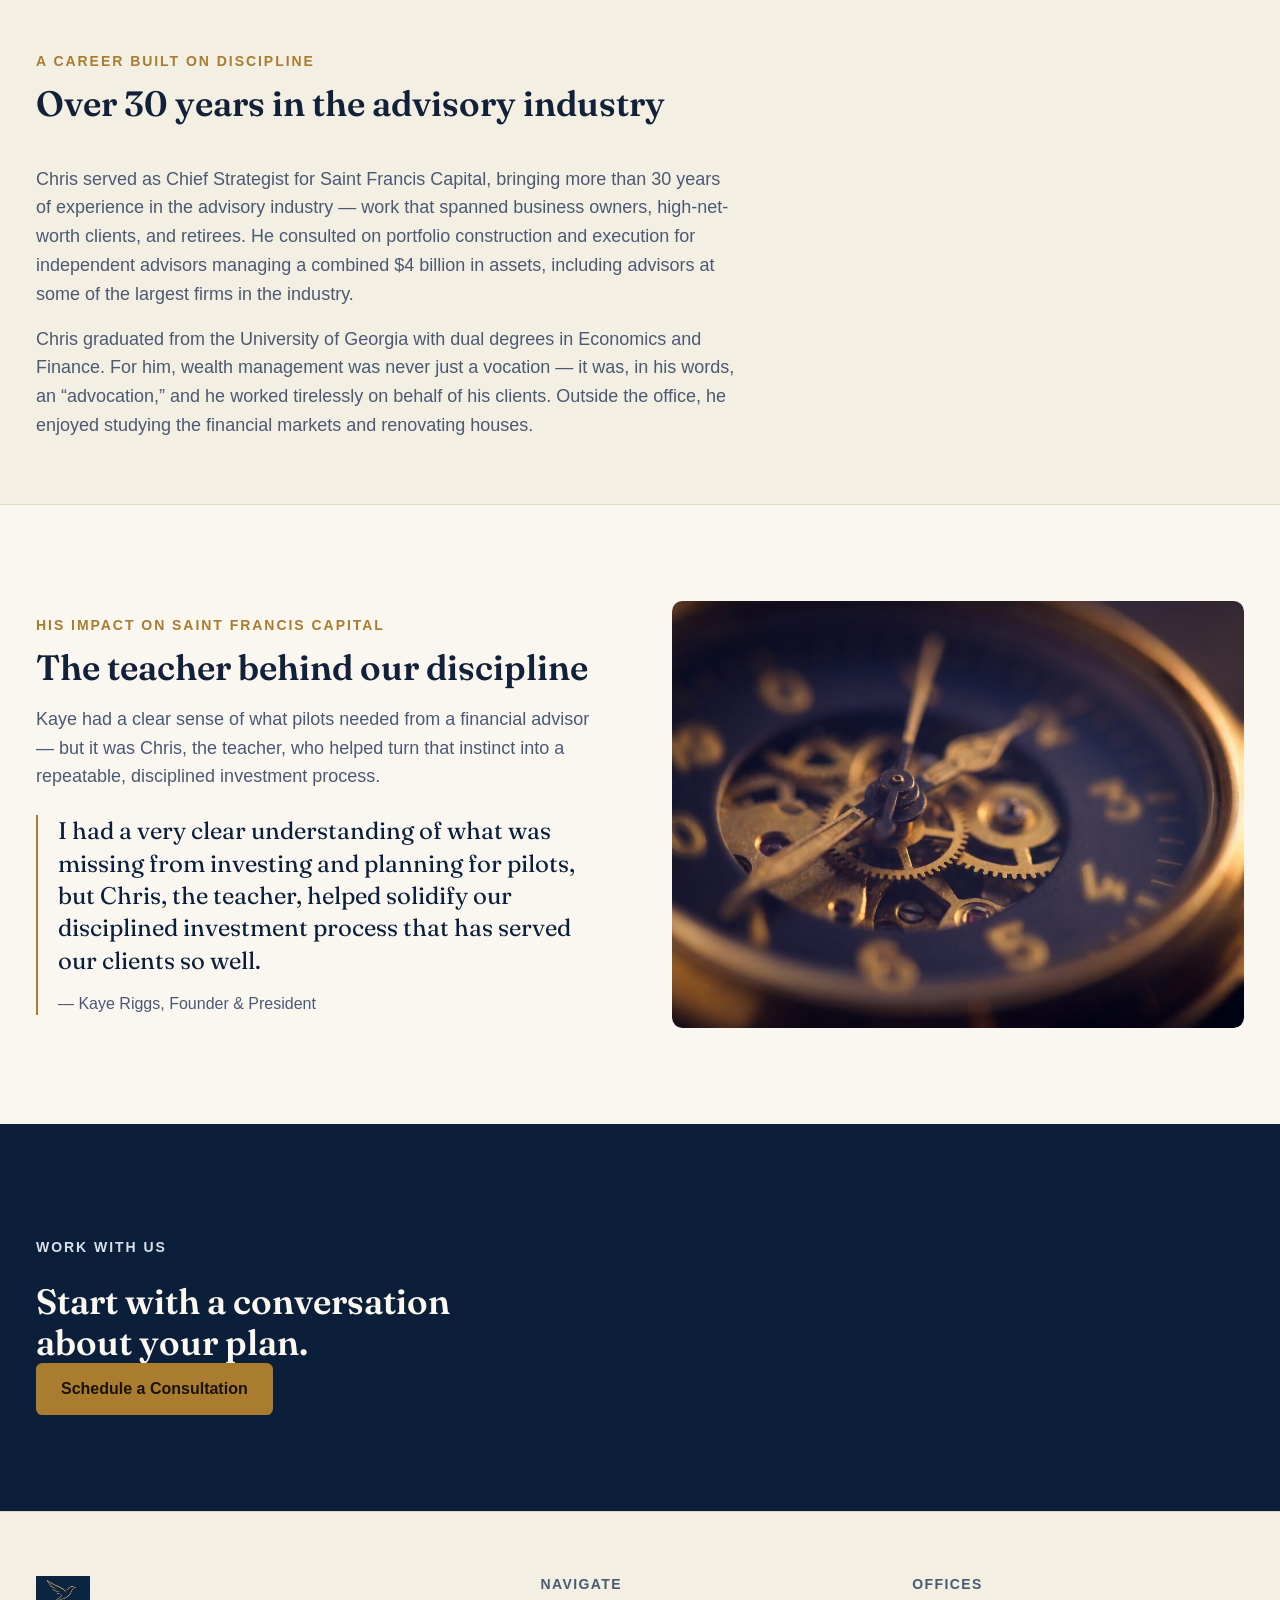
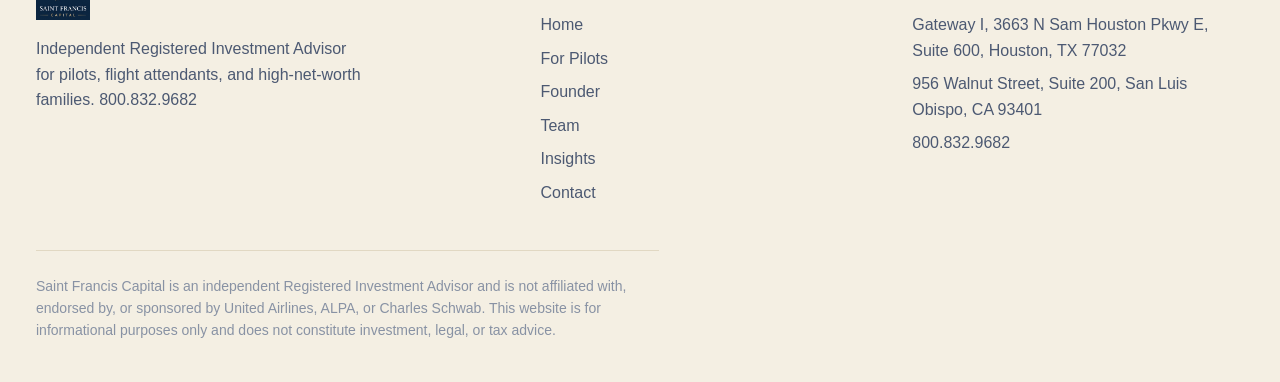
<file: pages/team.html>
<!DOCTYPE html>
<html lang="en">
<head>
<meta charset="UTF-8">
<meta name="viewport" content="width=device-width, initial-scale=1.0">
<title>Our Team — Chris Whatley, Chief Strategist | Saint Francis Capital</title>
<meta name="description" content="Chris Whatley served as Chief Strategist for Saint Francis Capital, bringing over 30 years in the advisory industry and a disciplined approach to portfolio construction that shaped the firm's investment process.">
<meta property="og:title" content="Our Team — Chris Whatley, Chief Strategist | Saint Francis Capital">
<meta property="og:description" content="A tribute to Chris Whatley, Chief Strategist, and the disciplined investment process he helped build at Saint Francis Capital.">
<link rel="icon" type="image/svg+xml" href="../assets/favicon.svg">
<link rel="preconnect" href="https://fonts.googleapis.com">
<link rel="preconnect" href="https://fonts.gstatic.com" crossorigin>
<link href="https://fonts.googleapis.com/css2?family=Fraunces:opsz,wght@9..144,400;9..144,500;9..144,600;9..144,700&display=swap" rel="stylesheet">
<link href="https://api.fontshare.com/v2/css?f[]=general-sans@400,500,600,700&display=swap" rel="stylesheet">
<link rel="stylesheet" href="../base.css">
<link rel="stylesheet" href="../style.css">
</head>
<body>
<a href="#main" class="skip-link">Skip to content</a>

<header class="site-header">
  <div class="nav-wrap">
    <a href="../index.html" class="brand" aria-label="Saint Francis Capital — Home">
<img src="../assets/logo-badge.png" alt="Saint Francis Capital" class="brand-logo">
    </a>
    <nav class="main-nav" aria-label="Primary">
      <a href="../index.html">Home</a>
      <a href="./for-pilots.html">For Pilots</a>
      <a href="./about.html">Founder</a>
      <a href="./team.html" aria-current="page">Team</a>
      <a href="./insights.html">Insights</a>
      <a href="./contact.html">Contact</a>
    </nav>
    <div class="nav-actions">
      <button class="theme-toggle" data-theme-toggle type="button" aria-label="Toggle dark mode"></button>
      <a href="./contact.html" class="btn btn-primary nav-cta">Schedule a Consultation</a>
      <button class="hamburger" data-hamburger type="button" aria-label="Open menu" aria-expanded="false">
        <svg viewBox="0 0 24 24" fill="none" stroke="currentColor" stroke-width="2"><path d="M3 6h18M3 12h18M3 18h18"/></svg>
      </button>
    </div>
  </div>
</header>
<div class="mobile-menu" data-mobile-menu>
    <a href="../index.html">Home</a>
    <a href="./for-pilots.html">For Pilots</a>
    <a href="./about.html">Founder</a>
    <a href="./team.html">Team</a>
    <a href="./insights.html">Insights</a>
    <a href="./contact.html">Contact</a>
    <a href="./contact.html" class="btn btn-primary nav-cta">Schedule a Consultation</a>
  </div>


<main id="main">

  <section class="page-hero">
    <div class="hero-media"><img src="../assets/hero-team.jpg" alt="" loading="eager" decoding="async" width="1600" height="900"></div>
    <div class="page-hero-content">
      <p class="eyebrow">Our Team</p>
      <h1>Chris Whatley, Chief Strategist</h1>
      <p>The disciplined investment process behind Saint Francis Capital carries his fingerprints — and his title.</p>
    </div>
  </section>

  <!-- IN MEMORIAM -->
  <section>
    <div class="container-wide">
      <div class="split reveal">
        <div>
          <img class="monogram-photo lg" src="../assets/chris-whatley.jpg" alt="Chris Whatley, Chief Strategist of Saint Francis Capital" width="144" height="144">
          <p class="eyebrow">Chief Strategist</p>
          <h2 style="font-size:var(--text-xl); margin-top:var(--space-3);">Chris Whatley</h2>
          <p class="mt-4" style="font-size:var(--text-sm); color:var(--color-text-faint); letter-spacing:0.02em;">October 7, 1962 &mdash; October 22, 2015</p>
        </div>
        <div>
          <blockquote class="pull-quote pull-quote-card">
            <span class="quote-mark" aria-hidden="true">&#8220;</span>
            <p>Chris passed away unexpectedly on Thursday, October 22, 2015, at the age of 53. Chris's legacy, his heart, his soul, will live on in me until I also leave this earth and enter the presence of God. Because Chris was, first and foremost, a teacher, his rules for portfolio construction and management will live on as well. Knowing Chris as I did, I believe this is what he would be most proud of, aside from his family: that his legacy as a teacher continues to make our work for you a success. For that reason, Chris will forever remain our Chief Strategist.</p>
            <cite>— Kaye Riggs, Founder &amp; President</cite>
          </blockquote>
        </div>
      </div>
    </div>
  </section>

  <!-- PROFESSIONAL BIO -->
  <section class="section-tight" style="background:var(--color-surface-2); border-top:1px solid var(--color-divider); border-bottom:1px solid var(--color-divider);">
    <div class="container-wide">
      <div class="section-head wide reveal">
        <p class="eyebrow">A career built on discipline</p>
        <h2>Over 30 years in the advisory industry</h2>
      </div>
      <div class="reveal" style="max-width:70ch;">
        <p class="mt-4 text-muted">Chris served as Chief Strategist for Saint Francis Capital, bringing more than 30 years of experience in the advisory industry &mdash; work that spanned business owners, high-net-worth clients, and retirees. He consulted on portfolio construction and execution for independent advisors managing a combined $4 billion in assets, including advisors at some of the largest firms in the industry.</p>
        <p class="mt-4 text-muted">Chris graduated from the University of Georgia with dual degrees in Economics and Finance. For him, wealth management was never just a vocation &mdash; it was, in his words, an &ldquo;advocation,&rdquo; and he worked tirelessly on behalf of his clients. Outside the office, he enjoyed studying the financial markets and renovating houses.</p>
      </div>
    </div>
  </section>

  <!-- IMPACT ON SFC -->
  <section>
    <div class="container-wide split reverse">
      <div class="reveal">
        <img src="../assets/instrument-dial.jpg" alt="Close-up of a brass aircraft instrument dial, evoking precision and careful attention to detail" loading="lazy" decoding="async" width="1000" height="750" style="border-radius:var(--radius-lg);">
      </div>
      <div class="reveal">
        <p class="eyebrow">His impact on Saint Francis Capital</p>
        <h2 style="font-size:var(--text-xl); margin-top:var(--space-3);">The teacher behind our discipline</h2>
        <p class="mt-4 text-muted">Kaye had a clear sense of what pilots needed from a financial advisor &mdash; but it was Chris, the teacher, who helped turn that instinct into a repeatable, disciplined investment process.</p>
        <blockquote class="pull-quote" style="margin-top:var(--space-6); padding-left:var(--space-5); border-left:2px solid var(--color-gold);">
          <p style="font-size:var(--text-lg);">I had a very clear understanding of what was missing from investing and planning for pilots, but Chris, the teacher, helped solidify our disciplined investment process that has served our clients so well.</p>
          <cite>— Kaye Riggs, Founder &amp; President</cite>
        </blockquote>
      </div>
    </div>
  </section>

  <section class="cta-band">
    <div class="container-wide">
      <p class="eyebrow reveal">Work with us</p>
      <h2 class="reveal">Start with a conversation about your plan.</h2>
      <a href="./contact.html" class="btn btn-primary reveal">Schedule a Consultation</a>
    </div>
  </section>

</main>

<footer class="site-footer">
  <div class="container-wide">
    <div class="footer-grid">
      <div class="footer-brand">
        <img src="../assets/logo-badge.png" alt="Saint Francis Capital" class="brand-logo">
        <p>Independent Registered Investment Advisor for pilots, flight attendants, and high-net-worth families. 800.832.9682</p>
      </div>
      <div>
        <h4>Navigate</h4>
        <a href="../index.html">Home</a>
        <a href="./for-pilots.html">For Pilots</a>
        <a href="./about.html">Founder</a>
        <a href="./team.html">Team</a>
        <a href="./insights.html">Insights</a>
        <a href="./contact.html">Contact</a>
      </div>
      <div>
        <h4>Offices</h4>
        <a href="./contact.html">Gateway I, 3663 N Sam Houston Pkwy E, Suite 600, Houston, TX 77032</a>
        <a href="./contact.html">956 Walnut Street, Suite 200, San Luis Obispo, CA 93401</a>
        <a href="tel:8008329682">800.832.9682</a>
      </div>
    </div>
    <p class="footer-disclosure">Saint Francis Capital is an independent Registered Investment Advisor and is not affiliated with, endorsed by, or sponsored by United Airlines, ALPA, or Charles Schwab. This website is for informational purposes only and does not constitute investment, legal, or tax advice.</p>
  </div>
</footer>

<script src="../app.js" defer></script>
</body>
</html>
</file>
<file: base.css>
/* base.css — reset & foundational elements (per website-building design tokens) */
*,
*::before,
*::after {
  box-sizing: border-box;
  margin: 0;
  padding: 0;
}

html {
  -moz-text-size-adjust: none;
  -webkit-text-size-adjust: none;
  text-size-adjust: none;
  -webkit-font-smoothing: antialiased;
  -moz-osx-font-smoothing: grayscale;
  text-rendering: optimizeLegibility;
  scroll-behavior: smooth;
  hanging-punctuation: first last;
  scroll-padding-top: var(--space-16);
}

body {
  min-height: 100dvh;
  line-height: 1.6;
  font-family: var(--font-body, sans-serif);
  font-size: var(--text-base);
  color: var(--color-text);
  background-color: var(--color-bg);
}

img,
picture,
video,
canvas,
svg {
  display: block;
  max-width: 100%;
  height: auto;
}
ul[role='list'],
ol[role='list'] {
  list-style: none;
}
input,
button,
textarea,
select {
  font: inherit;
  color: inherit;
}

h1,
h2,
h3,
h4,
h5,
h6 {
  text-wrap: balance;
  line-height: 1.15;
}
p,
li,
figcaption {
  text-wrap: pretty;
  max-width: 72ch;
}

::selection {
  background: oklch(from var(--color-primary) l c h / 0.25);
  color: var(--color-text);
}

:focus-visible {
  outline: 2px solid var(--color-gold);
  outline-offset: 3px;
  border-radius: var(--radius-sm);
}

@media (prefers-reduced-motion: reduce) {
  *,
  *::before,
  *::after {
    animation-duration: 0.01ms !important;
    animation-iteration-count: 1 !important;
    transition-duration: 0.01ms !important;
    scroll-behavior: auto !important;
  }
}

button {
  cursor: pointer;
  background: none;
  border: none;
}
table {
  border-collapse: collapse;
  width: 100%;
}

a,
button,
[role='button'],
[role='link'],
input,
textarea,
select {
  transition:
    color var(--transition-interactive),
    background var(--transition-interactive),
    border-color var(--transition-interactive),
    box-shadow var(--transition-interactive);
}

.sr-only {
  position: absolute;
  width: 1px;
  height: 1px;
  padding: 0;
  margin: -1px;
  overflow: hidden;
  clip: rect(0, 0, 0, 0);
  white-space: nowrap;
  border-width: 0;
}
</file>
<file: style.css>
/* style.css — Saint Francis Capital design system + components
   Concept: aviation precision meets wealth-management trust.
   Navy (altitude / sky / trust) + brass-gold (captain's stripes / instrument dials) + warm cream surfaces. */

:root {
  /* ---- Type scale (fluid clamp) ---- */
  --text-xs: clamp(0.75rem, 0.7rem + 0.25vw, 0.875rem);
  --text-sm: clamp(0.875rem, 0.8rem + 0.35vw, 1rem);
  --text-base: clamp(1rem, 0.95rem + 0.25vw, 1.125rem);
  --text-lg: clamp(1.125rem, 1rem + 0.75vw, 1.5rem);
  --text-xl: clamp(1.5rem, 1.2rem + 1.25vw, 2.25rem);
  --text-2xl: clamp(2rem, 1.2rem + 2.5vw, 3.5rem);
  --text-3xl: clamp(2.5rem, 1rem + 4vw, 5rem);
  --text-hero: clamp(2.75rem, 0.5rem + 6vw, 6.5rem);

  /* ---- Spacing (4px system) ---- */
  --space-1: 0.25rem;
  --space-2: 0.5rem;
  --space-3: 0.75rem;
  --space-4: 1rem;
  --space-5: 1.25rem;
  --space-6: 1.5rem;
  --space-8: 2rem;
  --space-10: 2.5rem;
  --space-12: 3rem;
  --space-16: 4rem;
  --space-20: 5rem;
  --space-24: 6rem;
  --space-32: 8rem;

  /* ---- Radius ---- */
  --radius-sm: 0.25rem;
  --radius-md: 0.4rem;
  --radius-lg: 0.65rem;
  --radius-xl: 1rem;
  --radius-full: 9999px;

  /* ---- Motion ---- */
  --transition-interactive: 180ms cubic-bezier(0.16, 1, 0.3, 1);
  --ease-precise: cubic-bezier(0.16, 1, 0.3, 1);

  /* ---- Content widths ---- */
  --content-narrow: 640px;
  --content-default: 980px;
  --content-wide: 1240px;
  --content-full: 100%;

  /* ---- Fonts ---- */
  --font-display: 'Fraunces', 'Iowan Old Style', Georgia, serif;
  --font-body: 'General Sans', 'Helvetica Neue', Arial, sans-serif;
}

/* ===================== LIGHT MODE (default) ===================== */
:root,
[data-theme='light'] {
  /* Surfaces — warm cream / off-white */
  --color-bg: #faf7f0;
  --color-surface: #ffffff;
  --color-surface-2: #f4efe3;
  --color-surface-offset: #eee7d6;
  --color-surface-offset-2: #e7dec7;
  --color-surface-dynamic: #ded2ae;
  --color-divider: #e1d8c3;
  --color-border: #d8cca9;

  /* Text */
  --color-text: #12203a;
  --color-text-muted: #4c5972;
  --color-text-faint: #8892a4;
  --color-text-inverse: #f8f5ec;

  /* Primary — deep navy */
  --color-primary: #0b1f3a;
  --color-primary-hover: #16305a;
  --color-primary-active: #081527;
  --color-primary-highlight: #dbe1ec;

  /* Accent — brass / gold */
  --color-gold: #a97c2f;
  --color-gold-hover: #8f6726;
  --color-gold-active: #745420;
  --color-gold-highlight: #f2e6c8;

  --color-warning: #93501e;
  --color-warning-highlight: #ecdac6;
  --color-error: #8c2f3c;
  --color-error-highlight: #ecd3d6;
  --color-success: #33623f;
  --color-success-highlight: #d8e5da;

  --shadow-sm: 0 1px 2px oklch(0.2 0.03 250 / 0.08);
  --shadow-md: 0 6px 20px oklch(0.2 0.03 250 / 0.10);
  --shadow-lg: 0 16px 40px oklch(0.2 0.03 250 / 0.16);
}

/* ===================== DARK MODE ===================== */
[data-theme='dark'] {
  --color-bg: #0a1424;
  --color-surface: #0f1c30;
  --color-surface-2: #13223a;
  --color-surface-offset: #172943;
  --color-surface-offset-2: #1c304c;
  --color-surface-dynamic: #223a5a;
  --color-divider: #22334f;
  --color-border: #2b3f5e;

  --color-text: #eae4d3;
  --color-text-muted: #aab3c8;
  --color-text-faint: #6c7994;
  --color-text-inverse: #101c30;

  --color-primary: #dbe6f5;
  --color-primary-hover: #ffffff;
  --color-primary-active: #b9c9e2;
  --color-primary-highlight: #1c3151;

  --color-gold: #d9ae5f;
  --color-gold-hover: #e8c17a;
  --color-gold-active: #f2d69a;
  --color-gold-highlight: #2e2a1c;

  --color-warning: #d99a5f;
  --color-warning-highlight: #3a2f20;
  --color-error: #d98a92;
  --color-error-highlight: #3a2226;
  --color-success: #8fbf9c;
  --color-success-highlight: #1f3427;

  --shadow-sm: 0 1px 2px oklch(0 0 0 / 0.35);
  --shadow-md: 0 8px 24px oklch(0 0 0 / 0.4);
  --shadow-lg: 0 20px 48px oklch(0 0 0 / 0.5);
}

@media (prefers-color-scheme: dark) {
  :root:not([data-theme]) {
    --color-bg: #0a1424;
    --color-surface: #0f1c30;
    --color-surface-2: #13223a;
    --color-surface-offset: #172943;
    --color-surface-offset-2: #1c304c;
    --color-surface-dynamic: #223a5a;
    --color-divider: #22334f;
    --color-border: #2b3f5e;
    --color-text: #eae4d3;
    --color-text-muted: #aab3c8;
    --color-text-faint: #6c7994;
    --color-text-inverse: #101c30;
    --color-primary: #dbe6f5;
    --color-primary-hover: #ffffff;
    --color-primary-active: #b9c9e2;
    --color-primary-highlight: #1c3151;
    --color-gold: #d9ae5f;
    --color-gold-hover: #e8c17a;
    --color-gold-active: #f2d69a;
    --color-gold-highlight: #2e2a1c;
    --shadow-sm: 0 1px 2px oklch(0 0 0 / 0.35);
    --shadow-md: 0 8px 24px oklch(0 0 0 / 0.4);
    --shadow-lg: 0 20px 48px oklch(0 0 0 / 0.5);
  }
}

/* ===================== BASE TYPE ===================== */
body {
  font-family: var(--font-body);
  background: var(--color-bg);
  color: var(--color-text);
}
h1, h2, h3, h4 {
  font-family: var(--font-display);
  color: var(--color-text);
  font-weight: 600;
}
.eyebrow {
  font-family: var(--font-body);
  font-size: var(--text-xs);
  letter-spacing: 0.14em;
  text-transform: uppercase;
  color: var(--color-gold);
  font-weight: 600;
}

/* ===================== LAYOUT ===================== */
.container {
  max-width: var(--content-default);
  margin-inline: auto;
  padding-inline: var(--space-4);
}
.container-wide {
  max-width: var(--content-wide);
  margin-inline: auto;
  padding-inline: var(--space-4);
}
.container-narrow {
  max-width: var(--content-narrow);
  margin-inline: auto;
  padding-inline: var(--space-4);
}
main { display: block; }
section {
  padding-block: clamp(var(--space-12), 8vw, var(--space-24));
}
.section-tight { padding-block: clamp(var(--space-8), 5vw, var(--space-16)); }

/* Skip link */
.skip-link {
  position: absolute;
  left: var(--space-4);
  top: -100px;
  background: var(--color-primary);
  color: var(--color-text-inverse);
  padding: var(--space-3) var(--space-5);
  border-radius: var(--radius-md);
  z-index: 200;
  font-size: var(--text-sm);
  transition: top var(--transition-interactive);
}
.skip-link:focus { top: var(--space-4); }

/* ===================== HEADER / NAV ===================== */
.site-header {
  position: sticky;
  top: 0;
  z-index: 100;
  background: color-mix(in oklab, var(--color-bg) 88%, transparent);
  backdrop-filter: blur(14px);
  border-bottom: 1px solid oklch(from var(--color-text) l c h / 0.08);
}
.nav-wrap {
  max-width: var(--content-wide);
  margin-inline: auto;
  padding-inline: var(--space-4);
  display: flex;
  align-items: center;
  justify-content: space-between;
  height: 148px;
  gap: var(--space-4);
}
.brand {
  color: var(--color-text);
  display: flex;
  align-items: center;
  flex-shrink: 0;
  min-width: 0;
}
.brand svg { height: 30px; width: auto; color: var(--color-text); flex-shrink: 0; }
.brand .brand-logo { height: 92px; width: auto; flex-shrink: 0; }
.brand:hover { opacity: 0.85; }

.logo-swap { display: inline-block; line-height: 0; }
.logo-swap .brand-logo.logo-light,
.logo-swap .brand-logo.logo-dark { position: static; }
[data-theme='dark'] .logo-swap .brand-logo.logo-light,
:root:not([data-theme]) .logo-swap .brand-logo.logo-light { display: none; }
[data-theme='light'] .logo-swap .brand-logo.logo-dark { display: none; }

.main-nav {
  display: none;
  align-items: center;
  gap: var(--space-6);
}
.main-nav a {
  font-size: var(--text-sm);
  color: var(--color-text-muted);
  text-decoration: none;
  padding: var(--space-2) 0;
  position: relative;
  font-weight: 500;
}
.main-nav a:hover, .main-nav a[aria-current="page"] {
  color: var(--color-text);
}
.main-nav a[aria-current="page"]::after {
  content: '';
  position: absolute;
  left: 0; right: 0; bottom: -4px;
  height: 2px;
  background: var(--color-gold);
  border-radius: var(--radius-full);
}
@media (min-width: 960px) {
  .main-nav { display: flex; }
  .nav-cta { display: inline-flex !important; }
  .hamburger { display: none !important; }
}

.nav-actions {
  display: flex;
  align-items: center;
  gap: var(--space-3);
}
.theme-toggle {
  width: 40px; height: 40px;
  display: inline-flex; align-items: center; justify-content: center;
  border-radius: var(--radius-full);
  color: var(--color-text-muted);
  border: 1px solid oklch(from var(--color-text) l c h / 0.12);
}
.theme-toggle:hover { color: var(--color-text); border-color: oklch(from var(--color-text) l c h / 0.25); }
.theme-toggle svg { width: 18px; height: 18px; }

.nav-cta {
  display: none;
  white-space: nowrap;
}

.hamburger {
  width: 44px; height: 44px;
  display: inline-flex; align-items: center; justify-content: center;
  color: var(--color-text);
}
.hamburger svg { width: 24px; height: 24px; }

.mobile-menu {
  display: none;
  position: fixed;
  inset: 76px 0 0 0;
  background: var(--color-bg);
  z-index: 90;
  overflow-y: auto;
  padding: var(--space-8) var(--space-5);
}
.mobile-menu.open { display: block; }
.mobile-menu a {
  display: block;
  font-family: var(--font-display);
  font-size: var(--text-xl);
  color: var(--color-text);
  text-decoration: none;
  padding: var(--space-4) 0;
  border-bottom: 1px solid var(--color-divider);
}
.mobile-menu .nav-cta {
  display: inline-flex;
  margin-top: var(--space-8);
}

/* ===================== BUTTONS ===================== */
.btn {
  display: inline-flex;
  align-items: center;
  justify-content: center;
  gap: var(--space-2);
  font-size: var(--text-sm);
  font-weight: 600;
  padding: var(--space-3) var(--space-6);
  border-radius: var(--radius-md);
  text-decoration: none;
  min-height: 44px;
  border: 1px solid transparent;
  white-space: nowrap;
}
.btn-primary {
  background: var(--color-gold);
  color: #1a1305;
}
.btn-primary:hover { background: var(--color-gold-hover); color: #140e03; }
.btn-primary:active { background: var(--color-gold-active); }

.btn-outline {
  background: transparent;
  border-color: oklch(from var(--color-text) l c h / 0.25);
  color: var(--color-text);
}
.btn-outline:hover { border-color: var(--color-gold); color: var(--color-gold); }

.btn-inverse {
  background: var(--color-text-inverse);
  color: var(--color-primary);
}
.btn-inverse:hover { background: var(--color-gold); color: #1a1305; }

/* ===================== HERO ===================== */
.hero {
  position: relative;
  overflow: hidden;
  color: var(--color-text-inverse);
  background: var(--color-primary);
}
.hero-media {
  position: absolute;
  inset: 0;
  z-index: 0;
}
.hero-media img {
  width: 100%; height: 100%; object-fit: cover;
}
.hero-media::after {
  content: '';
  position: absolute;
  inset: 0;
  background: linear-gradient(180deg, oklch(0.12 0.04 250 / 0.55) 0%, oklch(0.09 0.04 250 / 0.86) 78%, oklch(0.08 0.03 250 / 0.94) 100%);
}
[data-theme='light'] .hero-media::after {
  background: linear-gradient(180deg, oklch(0.15 0.05 250 / 0.42) 0%, oklch(0.10 0.05 250 / 0.82) 75%, oklch(0.08 0.04 250 / 0.92) 100%);
}
.hero-content {
  position: relative;
  z-index: 1;
  padding-top: clamp(var(--space-4), 3vw, var(--space-8));
  padding-bottom: clamp(var(--space-20), 14vw, var(--space-32));
  max-width: var(--content-wide);
  margin-inline: auto;
  padding-inline: var(--space-4);
}
.hero-content .eyebrow { color: var(--color-gold); }
.hero-eyebrow {
  font-size: var(--text-lg);
  letter-spacing: 0.1em;
  margin-bottom: var(--space-4);
}
.hero-logo {
  display: block;
  height: clamp(130px, 14vw, 210px);
  width: auto;
  margin-bottom: var(--space-6);
  filter: drop-shadow(0 6px 18px rgba(0,0,0,0.45));
}
.hero h1 {
  font-size: var(--text-hero);
  color: #fbf8f0;
  max-width: 18ch;
  margin-block: var(--space-5);
}
.hero-lede {
  font-size: var(--text-lg);
  color: #d9e0ec;
  max-width: 58ch;
  margin-bottom: var(--space-8);
}
.hero-actions {
  display: flex;
  flex-wrap: wrap;
  gap: var(--space-4);
}

/* Interior page compact hero */
.page-hero {
  position: relative;
  color: var(--color-text-inverse);
  background: var(--color-primary);
  overflow: hidden;
}
.page-hero-content {
  position: relative;
  z-index: 1;
  padding-block: clamp(var(--space-16), 9vw, var(--space-24));
  max-width: var(--content-wide);
  margin-inline: auto;
  padding-inline: var(--space-4);
}
.page-hero h1 {
  font-size: var(--text-2xl);
  color: #fbf8f0;
  max-width: 22ch;
  margin-top: var(--space-4);
}
.page-hero p {
  color: #d9e0ec;
  font-size: var(--text-lg);
  max-width: 60ch;
  margin-top: var(--space-4);
}

/* ===================== TRUST BAR ===================== */
.trust-bar {
  background: var(--color-surface-2);
  border-bottom: 1px solid var(--color-divider);
  padding-block: var(--space-8);
}
.trust-grid {
  display: grid;
  grid-template-columns: repeat(2, 1fr);
  gap: var(--space-6);
}
@media (min-width: 720px) {
  .trust-grid { grid-template-columns: repeat(4, 1fr); }
}
.trust-item {
  display: flex;
  flex-direction: column;
  gap: var(--space-1);
}
.trust-item .num {
  font-family: var(--font-display);
  font-size: var(--text-xl);
  color: var(--color-primary);
}
[data-theme='dark'] .trust-item .num { color: var(--color-gold); }
.trust-item .label {
  font-size: var(--text-xs);
  color: var(--color-text-muted);
  letter-spacing: 0.03em;
}

/* ===================== CARDS ===================== */
.card {
  background: var(--color-surface);
  border: 1px solid oklch(from var(--color-text) l c h / 0.1);
  border-radius: var(--radius-lg);
  padding: var(--space-6);
  box-shadow: var(--shadow-sm);
}
.card:hover { box-shadow: var(--shadow-md); }

/* Service / feature list — narrative rows, NOT 3-col icon-circle grid */
.service-row {
  display: grid;
  grid-template-columns: 1fr;
  gap: var(--space-6);
  padding-block: var(--space-8);
  border-top: 1px solid var(--color-divider);
}
.service-row:last-child { border-bottom: 1px solid var(--color-divider); }
@media (min-width: 800px) {
  .service-row { grid-template-columns: 280px 1fr; gap: var(--space-10); }
}
.service-row .num {
  font-family: var(--font-display);
  font-size: var(--text-lg);
  color: var(--color-gold);
}
.service-row h3 {
  font-size: var(--text-lg);
  margin-block: var(--space-2) var(--space-3);
}
.service-row ul { display: flex; flex-direction: column; gap: var(--space-2); }
.service-row li {
  font-size: var(--text-sm);
  color: var(--color-text-muted);
  padding-left: var(--space-5);
  position: relative;
}
.service-row li::before {
  content: '';
  position: absolute;
  left: 0; top: 0.6em;
  width: 6px; height: 1px;
  background: var(--color-gold);
}

/* Airlines band */
.airline-band {
  background: var(--color-primary);
  color: var(--color-text-inverse);
}
.airline-list {
  display: flex;
  flex-wrap: wrap;
  gap: var(--space-8) var(--space-12);
  align-items: baseline;
}
.airline-list .airline {
  font-family: var(--font-display);
  font-size: var(--text-lg);
  color: #f3ede0;
}
.airline-list .airline.featured {
  font-size: var(--text-xl);
  color: var(--color-gold);
}
.airline-list .tag {
  font-size: var(--text-xs);
  letter-spacing: 0.08em;
  text-transform: uppercase;
  color: #9fb0cc;
  display: block;
  margin-top: var(--space-1);
}

/* Founder teaser */
.founder-teaser {
  display: grid;
  gap: var(--space-8);
  align-items: center;
}
@media (min-width: 860px) {
  .founder-teaser { grid-template-columns: 1fr 1fr; gap: var(--space-16); }
}
.monogram {
  width: 96px; height: 96px;
  border-radius: var(--radius-full);
  border: 1.5px solid var(--color-gold);
  display: flex; align-items: center; justify-content: center;
  font-family: var(--font-display);
  font-size: var(--text-lg);
  color: var(--color-gold);
  margin-bottom: var(--space-5);
}

.monogram-photo {
  width: 120px; height: 120px;
  border-radius: var(--radius-full);
  border: 1.5px solid var(--color-gold);
  object-fit: cover;
  display: block;
  margin-bottom: var(--space-5);
}

.monogram-photo.lg {
  width: 180px; height: 180px;
}

/* Pull quote */
.pull-quote {
  font-family: var(--font-display);
  font-size: var(--text-xl);
  line-height: 1.35;
  color: var(--color-primary);
  max-width: 34ch;
  border-left: none;
}
[data-theme='dark'] .pull-quote { color: var(--color-gold); }
.pull-quote cite {
  display: block;
  font-family: var(--font-body);
  font-style: normal;
  font-size: var(--text-sm);
  color: var(--color-text-muted);
  margin-top: var(--space-4);
}

.pull-quote-card {
  position: relative;
  max-width: 42ch;
  background: var(--color-surface);
  border: 1px solid var(--color-divider);
  border-radius: var(--radius-xl);
  padding: var(--space-10) var(--space-8) var(--space-8);
  box-shadow: 0 1px 2px rgba(11,31,58,0.04), 0 12px 32px -16px rgba(11,31,58,0.18);
}
[data-theme='dark'] .pull-quote-card {
  background: var(--color-surface-2);
  box-shadow: 0 1px 2px rgba(0,0,0,0.2), 0 16px 32px -16px rgba(0,0,0,0.45);
}
.pull-quote-card::before {
  content: '';
  position: absolute;
  left: 0; top: var(--space-8); bottom: var(--space-8);
  width: 3px;
  background: var(--color-gold);
  border-radius: var(--radius-full);
}
.pull-quote-card .quote-mark {
  display: block;
  font-family: var(--font-display);
  font-size: 4.5rem;
  line-height: 1;
  color: var(--color-gold);
  opacity: 0.85;
  margin-bottom: var(--space-2);
}
.pull-quote-card p {
  margin: 0;
  font-size: var(--text-lg);
}
.pull-quote-card cite {
  margin-top: var(--space-6);
  padding-top: var(--space-4);
  border-top: 1px solid var(--color-divider);
}

/* Timeline (About page) */
.timeline { display: flex; flex-direction: column; }
.timeline-item {
  display: grid;
  grid-template-columns: 1fr;
  gap: var(--space-2);
  padding-block: var(--space-6);
  border-top: 1px solid var(--color-divider);
}
.timeline-item:last-child { border-bottom: 1px solid var(--color-divider); }
@media (min-width: 760px) {
  .timeline-item { grid-template-columns: 200px 1fr; gap: var(--space-8); }
}
.timeline-item .years {
  font-family: var(--font-display);
  color: var(--color-gold);
  font-size: var(--text-base);
}
.timeline-item h3 { font-size: var(--text-lg); margin-bottom: var(--space-2); }
.timeline-item p { color: var(--color-text-muted); font-size: var(--text-base); }

/* Full bleed image */
.full-bleed {
  width: 100%;
  aspect-ratio: 21/9;
  overflow: hidden;
}
.full-bleed img { width: 100%; height: 100%; object-fit: cover; }

/* Two column editorial */
.split {
  display: grid;
  gap: var(--space-10);
  align-items: start;
}
@media (min-width: 860px) {
  .split { grid-template-columns: 1fr 1fr; gap: var(--space-16); align-items: center; }
  .split.reverse { direction: rtl; }
  .split.reverse > * { direction: ltr; }
}
.split img { border-radius: var(--radius-lg); }
.split img.monogram-photo { border-radius: var(--radius-full); }

/* Team */
.team-grid {
  display: grid;
  grid-template-columns: 1fr;
  gap: var(--space-8);
}
@media (min-width: 720px) {
  .team-grid { grid-template-columns: repeat(2, 1fr); }
}
.team-card {
  background: var(--color-surface);
  border: 1px solid var(--color-border);
  border-radius: var(--radius-lg);
  padding: var(--space-8);
}
.team-card .role {
  font-size: var(--text-xs);
  text-transform: uppercase;
  letter-spacing: 0.1em;
  color: var(--color-gold);
  font-weight: 600;
}
.team-card h3 { font-size: var(--text-lg); margin-block: var(--space-2) var(--space-3); }
.team-card p { color: var(--color-text-muted); }
.team-placeholder {
  border: 1.5px dashed var(--color-border);
  border-radius: var(--radius-lg);
  padding: var(--space-10);
  display: flex;
  flex-direction: column;
  align-items: flex-start;
  gap: var(--space-3);
  color: var(--color-text-muted);
  background: var(--color-surface-2);
}
.team-placeholder .icon-ring {
  width: 56px; height: 56px;
  border-radius: var(--radius-full);
  border: 1.5px dashed var(--color-border);
  display: flex; align-items: center; justify-content: center;
  color: var(--color-text-faint);
}

/* Insights / Articles */
.article-grid {
  display: grid;
  grid-template-columns: 1fr;
  gap: var(--space-8);
}
@media (min-width: 720px) {
  .article-grid { grid-template-columns: repeat(2, 1fr); }
}
.article-card {
  display: flex;
  flex-direction: column;
  gap: var(--space-3);
  padding-block: var(--space-6);
  border-top: 1px solid var(--color-divider);
}
.article-card .tag {
  font-size: var(--text-xs);
  text-transform: uppercase;
  letter-spacing: 0.08em;
  color: var(--color-gold);
  font-weight: 600;
}
.article-card h3 { font-size: var(--text-lg); }
.article-card p { color: var(--color-text-muted); font-size: var(--text-base); }
.article-card a.read-link {
  color: var(--color-primary);
  font-size: var(--text-sm);
  font-weight: 600;
  text-decoration: none;
  display: inline-flex;
  align-items: center;
  gap: var(--space-1);
}
[data-theme='dark'] .article-card a.read-link { color: var(--color-gold); }
.article-card a.read-link:hover { text-decoration: underline; }
.article-body p { margin-bottom: var(--space-5); max-width: 68ch; }
.article-body h2 { font-size: var(--text-lg); margin-block: var(--space-8) var(--space-3); }

/* Contact */
.contact-grid {
  display: grid;
  gap: var(--space-12);
  grid-template-columns: 1fr;
}
@media (min-width: 900px) {
  .contact-grid { grid-template-columns: 1fr 1fr; }
}
.office-card {
  padding-block: var(--space-5);
  border-top: 1px solid var(--color-divider);
}
.office-card h3 { font-size: var(--text-base); margin-bottom: var(--space-2); }
.office-card p { color: var(--color-text-muted); font-size: var(--text-sm); }

.form-field { display: flex; flex-direction: column; gap: var(--space-2); margin-bottom: var(--space-5); }
.form-field label { font-size: var(--text-sm); font-weight: 600; color: var(--color-text); }
.form-field input, .form-field select, .form-field textarea {
  border: 1px solid var(--color-border);
  border-radius: var(--radius-md);
  padding: var(--space-3) var(--space-4);
  background: var(--color-surface);
  color: var(--color-text);
  font-size: var(--text-base);
  min-height: 44px;
}
.form-field textarea { min-height: 120px; resize: vertical; }
.form-field input:focus, .form-field select:focus, .form-field textarea:focus {
  outline: 2px solid var(--color-gold);
  outline-offset: 1px;
  border-color: var(--color-gold);
}
.form-row { display: grid; grid-template-columns: 1fr; gap: var(--space-4); }
@media (min-width: 560px) {
  .form-row.two { grid-template-columns: 1fr 1fr; }
}
.form-note {
  font-size: var(--text-xs);
  color: var(--color-text-faint);
  margin-top: var(--space-4);
}

/* CTA band */
.cta-band {
  background: var(--color-primary);
  color: var(--color-text-inverse);
  position: relative;
  overflow: hidden;
}
.cta-band h2 { color: #fbf8f0; font-size: var(--text-xl); max-width: 22ch; }
.cta-band p { color: #d9e0ec; max-width: 56ch; margin-block: var(--space-4) var(--space-6); }

/* ===================== FOOTER ===================== */
.site-footer {
  background: var(--color-surface-2);
  border-top: 1px solid var(--color-divider);
  padding-block: var(--space-16) var(--space-10);
}
.footer-grid {
  display: grid;
  grid-template-columns: 1fr;
  gap: var(--space-10);
}
@media (min-width: 780px) {
  .footer-grid { grid-template-columns: 1.4fr 1fr 1fr; }
}
.footer-grid h4 {
  font-family: var(--font-body);
  font-size: var(--text-xs);
  text-transform: uppercase;
  letter-spacing: 0.1em;
  color: var(--color-text-muted);
  margin-bottom: var(--space-4);
  font-weight: 600;
}
.footer-grid a {
  display: block;
  color: var(--color-text-muted);
  text-decoration: none;
  font-size: var(--text-sm);
  padding-block: var(--space-1);
}
.footer-grid a:hover { color: var(--color-gold); }
.footer-brand svg { height: 26px; width: auto; color: var(--color-text); margin-bottom: var(--space-4); }
.footer-brand .brand-logo { height: 44px; width: auto; margin-bottom: var(--space-4); }
.footer-brand p { color: var(--color-text-muted); font-size: var(--text-sm); max-width: 42ch; }
.footer-disclosure {
  border-top: 1px solid var(--color-divider);
  margin-top: var(--space-10);
  padding-top: var(--space-6);
  font-size: var(--text-xs);
  color: var(--color-text-faint);
  max-width: 80ch;
}

/* ===================== MONTHLY LETTER FEATURE ===================== */
.letter-feature {
  background: var(--color-primary);
  color: var(--color-text-inverse);
  position: relative;
  overflow: hidden;
}
.letter-feature-grid {
  display: grid;
  grid-template-columns: 1fr;
  gap: var(--space-12);
  align-items: start;
}
@media (min-width: 900px) {
  .letter-feature-grid { grid-template-columns: 1.1fr 0.9fr; gap: var(--space-16); }
}
.letter-feature h2 { color: #fbf8f0; font-size: var(--text-xl); margin-top: var(--space-3); }
.letter-feature p.lede { color: #d9e0ec; font-size: var(--text-base); max-width: 52ch; margin-top: var(--space-4); }

.letter-signup {
  background: color-mix(in oklab, var(--color-bg) 92%, transparent);
  border: 1px solid oklch(1 0 0 / 0.14);
  border-radius: var(--radius-lg);
  padding: var(--space-8);
  color: var(--color-text);
}
[data-theme='light'] .letter-signup { background: #fbf8f0; }
.letter-signup h3 {
  font-size: var(--text-lg);
  color: var(--color-text);
  margin-bottom: var(--space-2);
}
.letter-signup p { color: var(--color-text-muted); font-size: var(--text-sm); margin-bottom: var(--space-5); }
.letter-signup .form-row.two { margin-bottom: var(--space-4); }
.letter-signup .form-field { margin-bottom: 0; }
.letter-signup .btn { width: 100%; }
.letter-signup-note { font-size: var(--text-xs); color: var(--color-text-faint); margin-top: var(--space-4); margin-bottom: 0; }

/* Letter card — editorial, personal treatment distinct from rest of site */
.letter-card {
  background: var(--color-surface);
  border: 1px solid var(--color-border);
  border-radius: var(--radius-xl);
  padding: clamp(var(--space-8), 5vw, var(--space-12));
  box-shadow: var(--shadow-lg);
}
.letter-card .letter-kicker {
  font-size: var(--text-xs);
  letter-spacing: 0.12em;
  text-transform: uppercase;
  color: var(--color-gold);
  font-weight: 600;
}
.letter-card h2 {
  font-size: var(--text-2xl);
  color: var(--color-text);
  margin-block: var(--space-3) var(--space-2);
}
.letter-card .letter-subtitle {
  font-family: var(--font-display);
  font-style: italic;
  color: var(--color-text-muted);
  font-size: var(--text-lg);
  margin-bottom: var(--space-8);
}
.letter-card .letter-salutation {
  font-family: var(--font-display);
  font-size: var(--text-lg);
  color: var(--color-text);
  margin-bottom: var(--space-6);
}
.letter-body {
  font-family: var(--font-display);
  font-size: var(--text-lg);
  line-height: 1.65;
  color: var(--color-text);
}
.letter-body p { max-width: 66ch; margin-bottom: var(--space-6); }
.letter-body a { color: var(--color-gold); text-decoration-thickness: 1px; }
.letter-body a:hover { color: var(--color-gold-hover); }
.letter-signature {
  margin-top: var(--space-8);
  padding-top: var(--space-6);
  border-top: 1px solid var(--color-divider);
}
.letter-signature .thanks { font-family: var(--font-display); font-size: var(--text-lg); margin-bottom: var(--space-4); }
.letter-signature .sig-name {
  font-family: var(--font-display);
  font-style: italic;
  font-size: var(--text-xl);
  color: var(--color-gold);
}
.letter-signature .sig-role {
  font-family: var(--font-body);
  font-size: var(--text-sm);
  color: var(--color-text-muted);
  margin-top: var(--space-1);
}
.letter-footnotes {
  margin-top: var(--space-8);
  padding-top: var(--space-6);
  border-top: 1px solid var(--color-divider);
  font-family: var(--font-body);
  font-size: var(--text-xs);
  color: var(--color-text-faint);
}
.letter-footnotes li { max-width: 68ch; }

/* ===================== SCROLL REVEAL ===================== */
.reveal {
  opacity: 0;
  transform: translateY(16px);
  transition: opacity 0.7s var(--ease-precise), transform 0.7s var(--ease-precise);
}
.reveal.is-visible {
  opacity: 1;
  transform: translateY(0);
}

/* ===================== UTILITIES ===================== */
.text-muted { color: var(--color-text-muted); }
.text-center { text-align: center; }
.mt-2 { margin-top: var(--space-2); }
.mt-4 { margin-top: var(--space-4); }
.mt-6 { margin-top: var(--space-6); }
.mt-8 { margin-top: var(--space-8); }
.mt-12 { margin-top: var(--space-12); }
.stack { display: flex; flex-direction: column; }
.section-head { max-width: 640px; margin-bottom: var(--space-10); }
.section-head h2 { font-size: var(--text-xl); margin-top: var(--space-3); }
.section-head.wide { max-width: 760px; }
</file>
